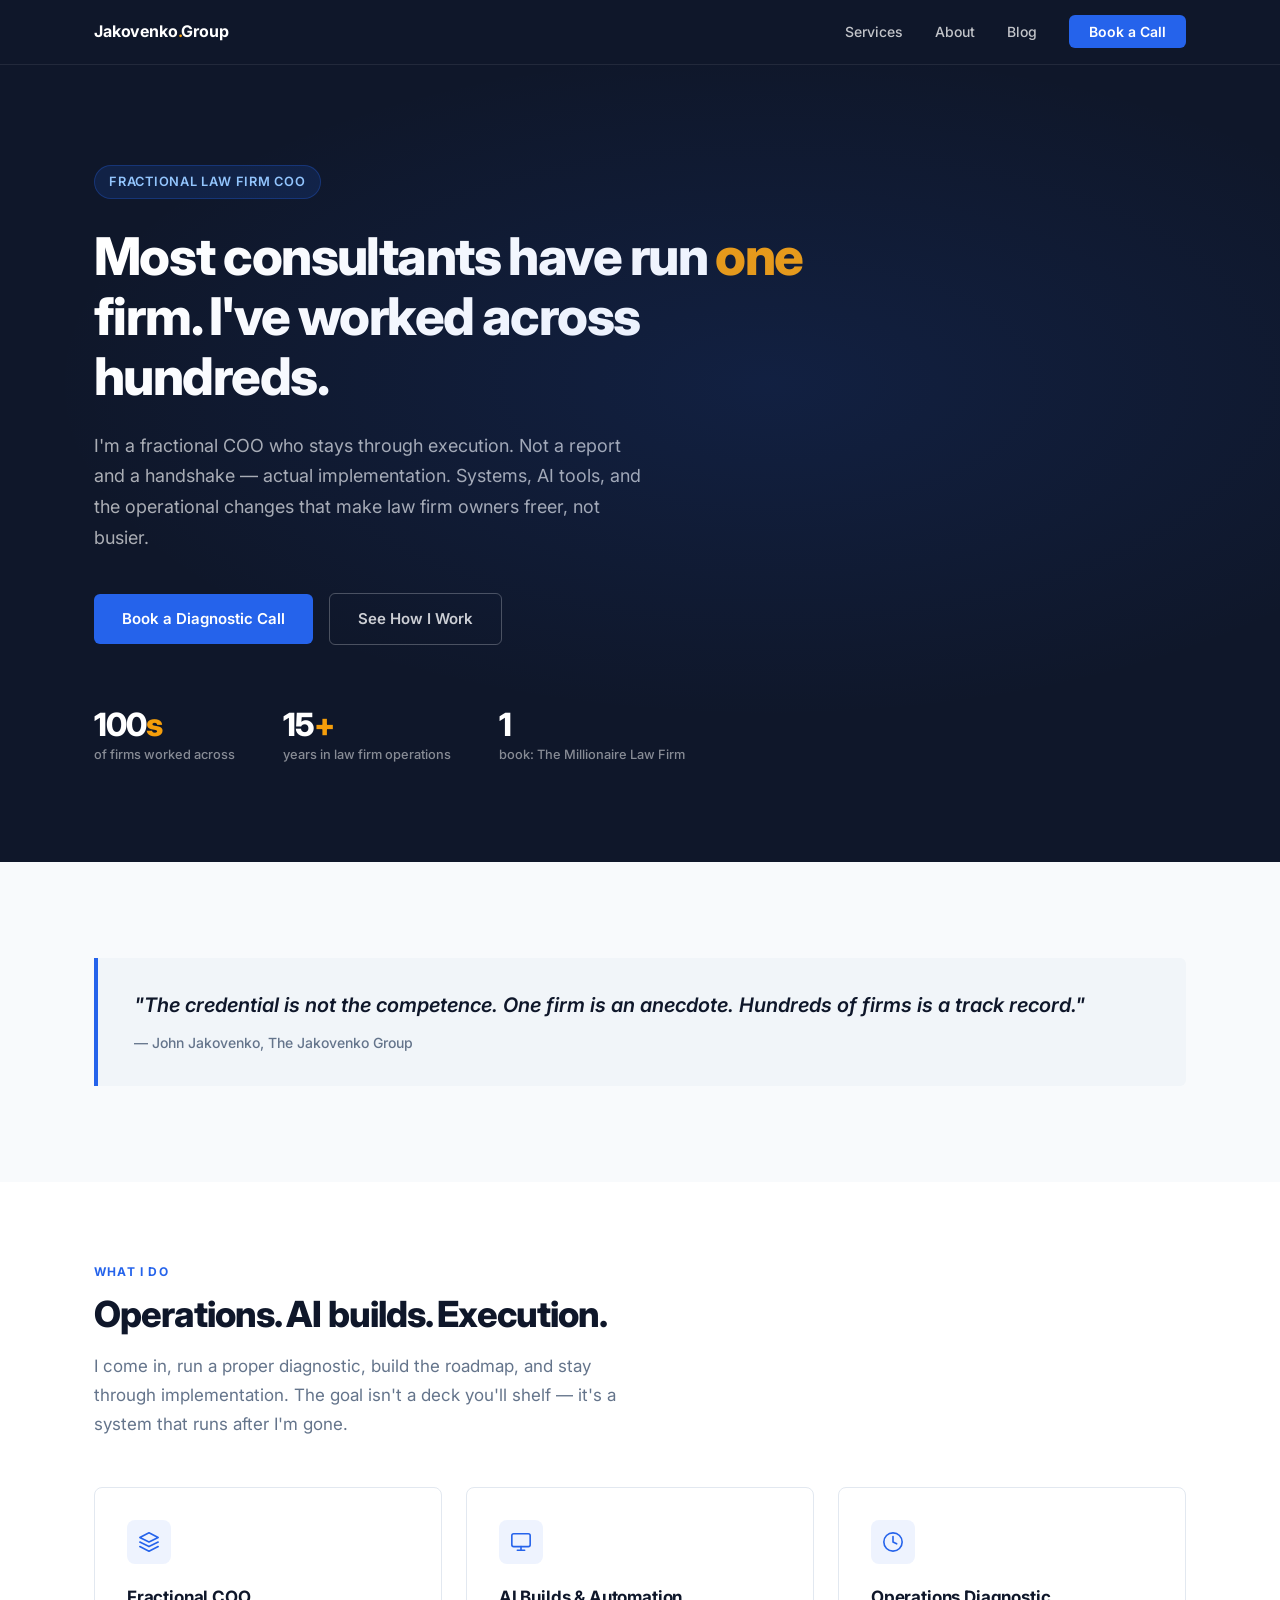
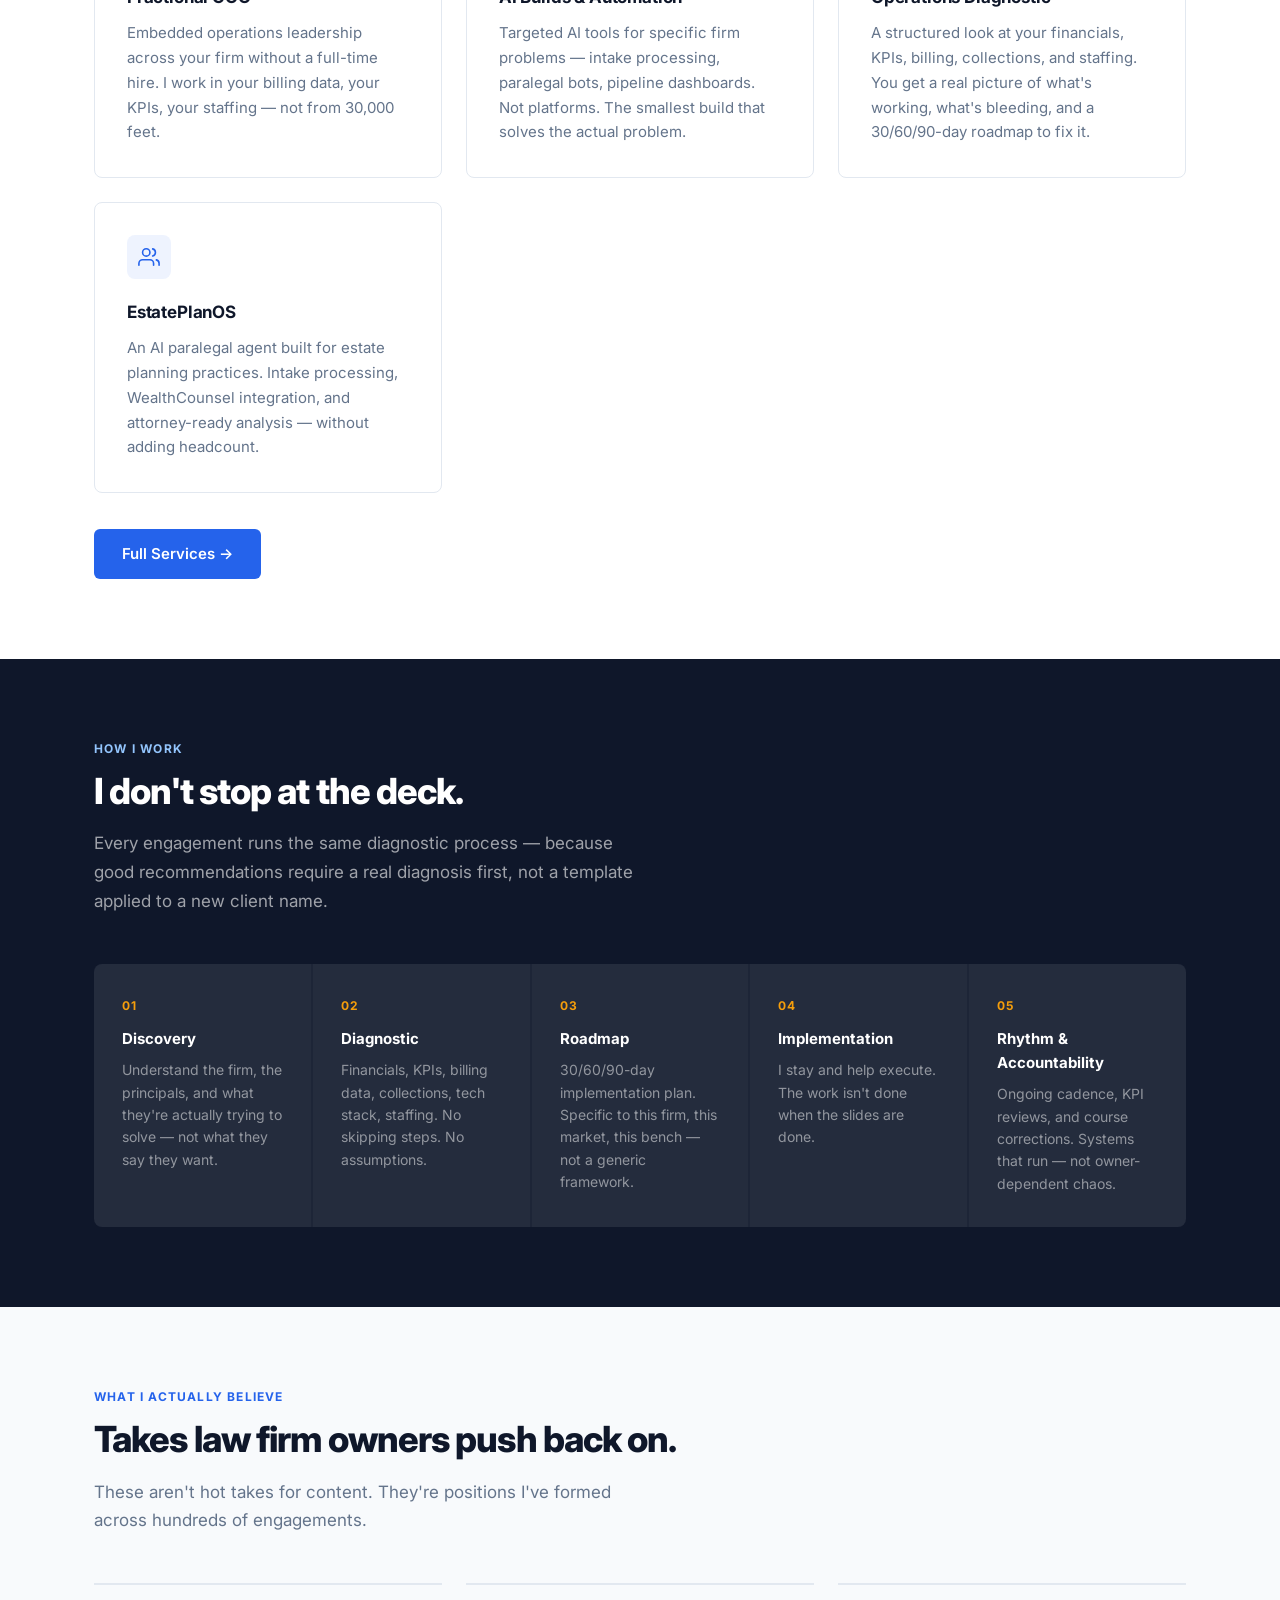
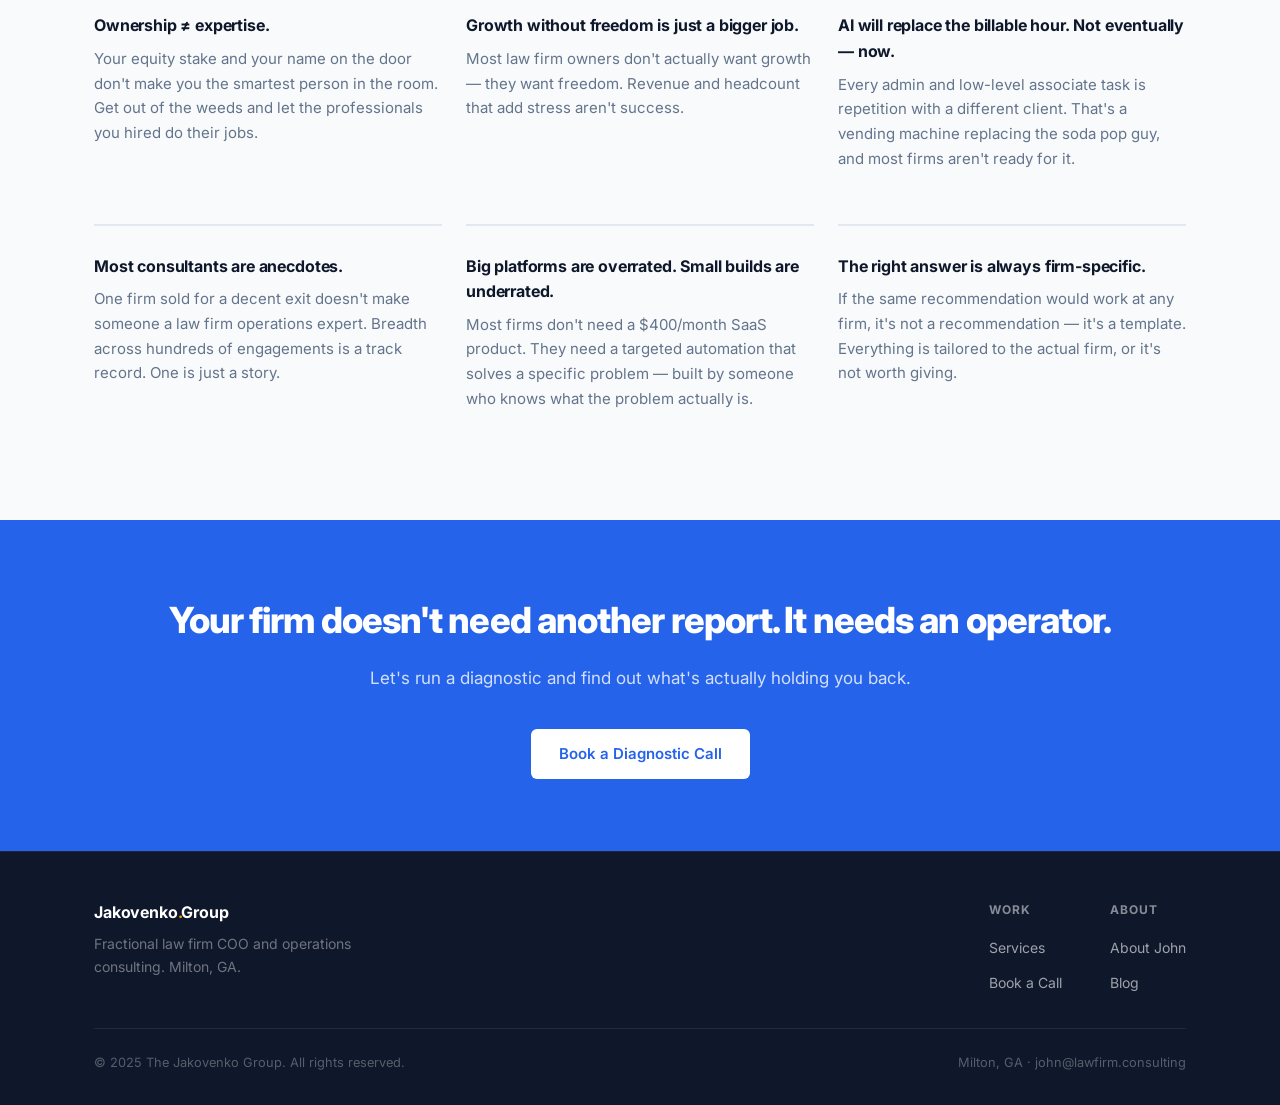
<file: index.html>
<!DOCTYPE html>
<html lang="en">
<head>
  <meta charset="UTF-8">
  <meta name="viewport" content="width=device-width, initial-scale=1.0">
  <title>The Jakovenko Group | Fractional Law Firm COO & Operations Consulting</title>
  <meta name="description" content="John Jakovenko is a fractional law firm COO with experience across hundreds of firms. He doesn't just recommend — he implements. Based in Milton, GA.">
  <link rel="canonical" href="https://lawfirm.consulting/">
  <link rel="preconnect" href="https://fonts.googleapis.com">
  <link rel="preconnect" href="https://fonts.gstatic.com" crossorigin>
  <link href="https://fonts.googleapis.com/css2?family=Inter:wght@400;500;600;700;800&display=swap" rel="stylesheet">
  <link rel="stylesheet" href="style.css">
  <script type="application/ld+json">
  {
    "@context": "https://schema.org",
    "@type": "ProfessionalService",
    "name": "The Jakovenko Group",
    "description": "Fractional law firm COO and operations consulting. Systems-building, AI implementation, and operational transformation for law firms.",
    "founder": { "@type": "Person", "name": "John Jakovenko" },
    "url": "https://lawfirm.consulting",
    "address": { "@type": "PostalAddress", "streetAddress": "12655 Birmingham Highway, Suite 302", "addressLocality": "Milton", "addressRegion": "GA", "postalCode": "30004", "addressCountry": "US" },
    "areaServed": "US",
    "telephone": "+14705671980",
    "image": "https://lawfirm.consulting/images/john-jakovenko.jpg",
    "serviceType": ["Fractional COO", "Law Firm Operations Consulting", "AI Implementation", "Legal Technology Consulting"]
  }
  </script>
</head>
<body>

<!-- NAV -->
<nav>
  <div class="container nav-inner">
    <a href="/" class="nav-logo">Jakovenko<span>.</span>Group</a>
    <ul class="nav-links">
      <li><a href="services.html">Services</a></li>
      <li><a href="about.html">About</a></li>
      <li><a href="blog.html">Blog</a></li>
      <li><a href="contact.html" class="nav-cta">Book a Call</a></li>
    </ul>
  </div>
</nav>

<!-- HERO -->
<section class="hero">
  <div class="container">
    <div class="hero-eyebrow">Fractional Law Firm COO</div>
    <h1>Most consultants have run <em>one</em> firm. I've worked across hundreds.</h1>
    <p class="hero-sub">I'm a fractional COO who stays through execution. Not a report and a handshake — actual implementation. Systems, AI tools, and the operational changes that make law firm owners freer, not busier.</p>
    <div class="hero-actions">
      <a href="contact.html" class="btn btn-primary">Book a Diagnostic Call</a>
      <a href="services.html" class="btn btn-ghost">See How I Work</a>
    </div>
    <div class="hero-proof">
      <div class="proof-item">
        <span class="proof-num">100<span>s</span></span>
        <span class="proof-label">of firms worked across</span>
      </div>
      <div class="proof-item">
        <span class="proof-num">15<span>+</span></span>
        <span class="proof-label">years in law firm operations</span>
      </div>
      <div class="proof-item">
        <span class="proof-num">1</span>
        <span class="proof-label">book: The Millionaire Law Firm</span>
      </div>
    </div>
  </div>
</section>

<!-- PULL QUOTE -->
<section class="section-sm" style="background: #f8fafc;">
  <div class="container">
    <div class="pull-quote">
      <p>"The credential is not the competence. One firm is an anecdote. Hundreds of firms is a track record."</p>
      <cite>— John Jakovenko, The Jakovenko Group</cite>
    </div>
  </div>
</section>

<!-- SERVICES -->
<section class="section">
  <div class="container">
    <p class="section-label">What I Do</p>
    <h2 class="section-title">Operations. AI builds. Execution.</h2>
    <p class="section-sub">I come in, run a proper diagnostic, build the roadmap, and stay through implementation. The goal isn't a deck you'll shelf — it's a system that runs after I'm gone.</p>
    <div class="services-grid">
      <div class="service-card">
        <div class="service-icon">
          <svg viewBox="0 0 24 24" fill="none" stroke-width="1.75" stroke-linecap="round" stroke-linejoin="round">
            <path d="M12 2L2 7l10 5 10-5-10-5zM2 17l10 5 10-5M2 12l10 5 10-5"/>
          </svg>
        </div>
        <h3>Fractional COO</h3>
        <p>Embedded operations leadership across your firm without a full-time hire. I work in your billing data, your KPIs, your staffing — not from 30,000 feet.</p>
      </div>
      <div class="service-card">
        <div class="service-icon">
          <svg viewBox="0 0 24 24" fill="none" stroke-width="1.75" stroke-linecap="round" stroke-linejoin="round">
            <rect x="2" y="3" width="20" height="14" rx="2"/>
            <path d="M8 21h8M12 17v4"/>
          </svg>
        </div>
        <h3>AI Builds & Automation</h3>
        <p>Targeted AI tools for specific firm problems — intake processing, paralegal bots, pipeline dashboards. Not platforms. The smallest build that solves the actual problem.</p>
      </div>
      <div class="service-card">
        <div class="service-icon">
          <svg viewBox="0 0 24 24" fill="none" stroke-width="1.75" stroke-linecap="round" stroke-linejoin="round">
            <circle cx="12" cy="12" r="10"/>
            <path d="M12 6v6l4 2"/>
          </svg>
        </div>
        <h3>Operations Diagnostic</h3>
        <p>A structured look at your financials, KPIs, billing, collections, and staffing. You get a real picture of what's working, what's bleeding, and a 30/60/90-day roadmap to fix it.</p>
      </div>
      <div class="service-card">
        <div class="service-icon">
          <svg viewBox="0 0 24 24" fill="none" stroke-width="1.75" stroke-linecap="round" stroke-linejoin="round">
            <path d="M17 21v-2a4 4 0 0 0-4-4H5a4 4 0 0 0-4 4v2"/>
            <circle cx="9" cy="7" r="4"/>
            <path d="M23 21v-2a4 4 0 0 0-3-3.87M16 3.13a4 4 0 0 1 0 7.75"/>
          </svg>
        </div>
        <h3>EstatePlanOS</h3>
        <p>An AI paralegal agent built for estate planning practices. Intake processing, WealthCounsel integration, and attorney-ready analysis — without adding headcount.</p>
      </div>
    </div>
    <div style="margin-top: 36px;">
      <a href="services.html" class="btn btn-primary">Full Services →</a>
    </div>
  </div>
</section>

<!-- PROCESS -->
<section class="section process-bg">
  <div class="container">
    <p class="section-label">How I Work</p>
    <h2 class="section-title">I don't stop at the deck.</h2>
    <p class="section-sub">Every engagement runs the same diagnostic process — because good recommendations require a real diagnosis first, not a template applied to a new client name.</p>
    <div class="process-steps">
      <div class="process-step">
        <div class="step-num">01</div>
        <h3>Discovery</h3>
        <p>Understand the firm, the principals, and what they're actually trying to solve — not what they say they want.</p>
      </div>
      <div class="process-step">
        <div class="step-num">02</div>
        <h3>Diagnostic</h3>
        <p>Financials, KPIs, billing data, collections, tech stack, staffing. No skipping steps. No assumptions.</p>
      </div>
      <div class="process-step">
        <div class="step-num">03</div>
        <h3>Roadmap</h3>
        <p>30/60/90-day implementation plan. Specific to this firm, this market, this bench — not a generic framework.</p>
      </div>
      <div class="process-step">
        <div class="step-num">04</div>
        <h3>Implementation</h3>
        <p>I stay and help execute. The work isn't done when the slides are done.</p>
      </div>
      <div class="process-step">
        <div class="step-num">05</div>
        <h3>Rhythm &amp; Accountability</h3>
        <p>Ongoing cadence, KPI reviews, and course corrections. Systems that run — not owner-dependent chaos.</p>
      </div>
    </div>
  </div>
</section>

<!-- BELIEFS -->
<section class="section" style="background: #f8fafc;">
  <div class="container">
    <p class="section-label">What I Actually Believe</p>
    <h2 class="section-title">Takes law firm owners push back on.</h2>
    <p class="section-sub">These aren't hot takes for content. They're positions I've formed across hundreds of engagements.</p>
    <div class="beliefs-grid">
      <div class="belief-item">
        <h4>Ownership ≠ expertise.</h4>
        <p>Your equity stake and your name on the door don't make you the smartest person in the room. Get out of the weeds and let the professionals you hired do their jobs.</p>
      </div>
      <div class="belief-item">
        <h4>Growth without freedom is just a bigger job.</h4>
        <p>Most law firm owners don't actually want growth — they want freedom. Revenue and headcount that add stress aren't success.</p>
      </div>
      <div class="belief-item">
        <h4>AI will replace the billable hour. Not eventually — now.</h4>
        <p>Every admin and low-level associate task is repetition with a different client. That's a vending machine replacing the soda pop guy, and most firms aren't ready for it.</p>
      </div>
      <div class="belief-item">
        <h4>Most consultants are anecdotes.</h4>
        <p>One firm sold for a decent exit doesn't make someone a law firm operations expert. Breadth across hundreds of engagements is a track record. One is just a story.</p>
      </div>
      <div class="belief-item">
        <h4>Big platforms are overrated. Small builds are underrated.</h4>
        <p>Most firms don't need a $400/month SaaS product. They need a targeted automation that solves a specific problem — built by someone who knows what the problem actually is.</p>
      </div>
      <div class="belief-item">
        <h4>The right answer is always firm-specific.</h4>
        <p>If the same recommendation would work at any firm, it's not a recommendation — it's a template. Everything is tailored to the actual firm, or it's not worth giving.</p>
      </div>
    </div>
  </div>
</section>

<!-- CTA BAND -->
<section class="cta-band">
  <div class="container">
    <h2>Your firm doesn't need another report. It needs an operator.</h2>
    <p>Let's run a diagnostic and find out what's actually holding you back.</p>
    <a href="contact.html" class="btn btn-white">Book a Diagnostic Call</a>
  </div>
</section>

<!-- FOOTER -->
<footer>
  <div class="container">
    <div class="footer-inner">
      <div class="footer-brand">
        <a href="/" class="nav-logo">Jakovenko<span>.</span>Group</a>
        <p>Fractional law firm COO and operations consulting. Milton, GA.</p>
      </div>
      <div class="footer-links">
        <div class="footer-col">
          <h5>Work</h5>
          <ul>
            <li><a href="services.html">Services</a></li>
            <li><a href="contact.html">Book a Call</a></li>
          </ul>
        </div>
        <div class="footer-col">
          <h5>About</h5>
          <ul>
            <li><a href="about.html">About John</a></li>
            <li><a href="blog.html">Blog</a></li>
          </ul>
        </div>
      </div>
    </div>
    <div class="footer-bottom">
      <p>© 2025 The Jakovenko Group. All rights reserved.</p>
      <p>Milton, GA · <a href="mailto:john@lawfirm.consulting" style="color: rgba(255,255,255,0.3);">john@lawfirm.consulting</a></p>
    </div>
  </div>
</footer>

</body>
</html>
</file>
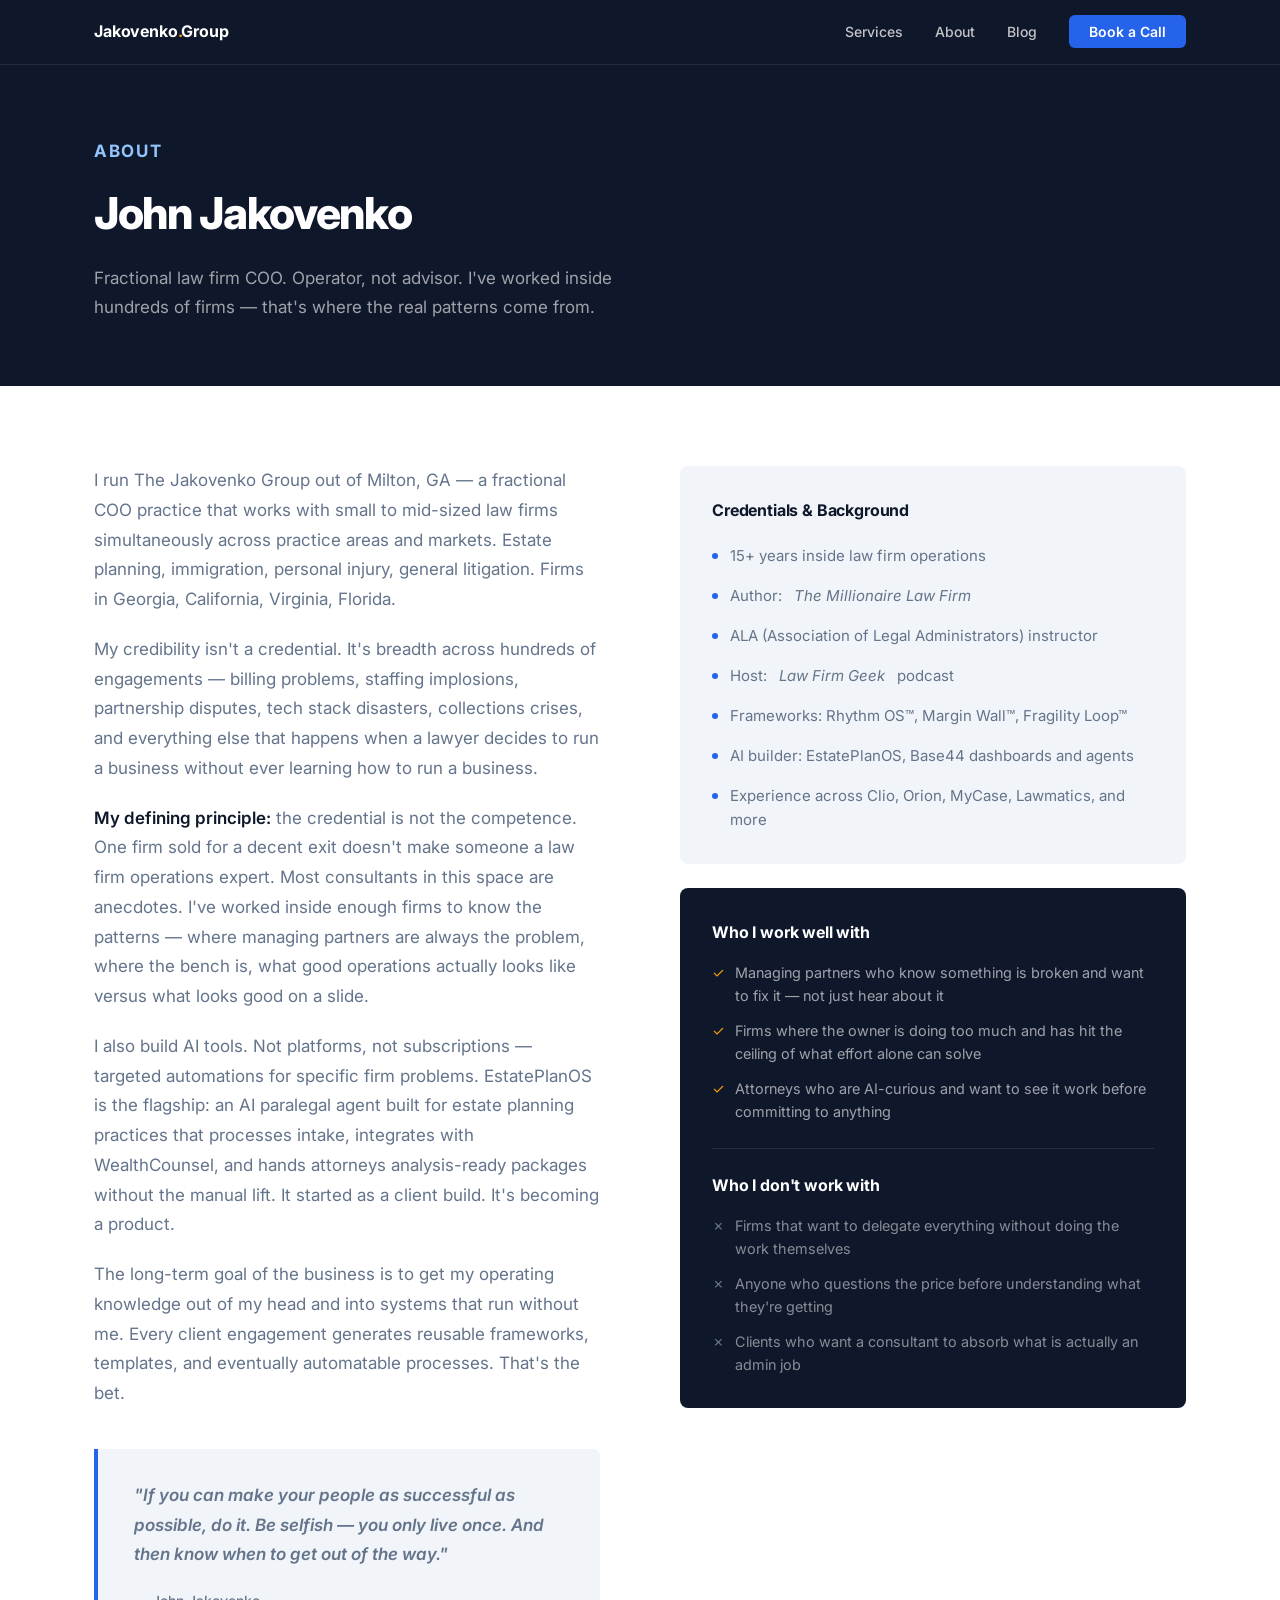
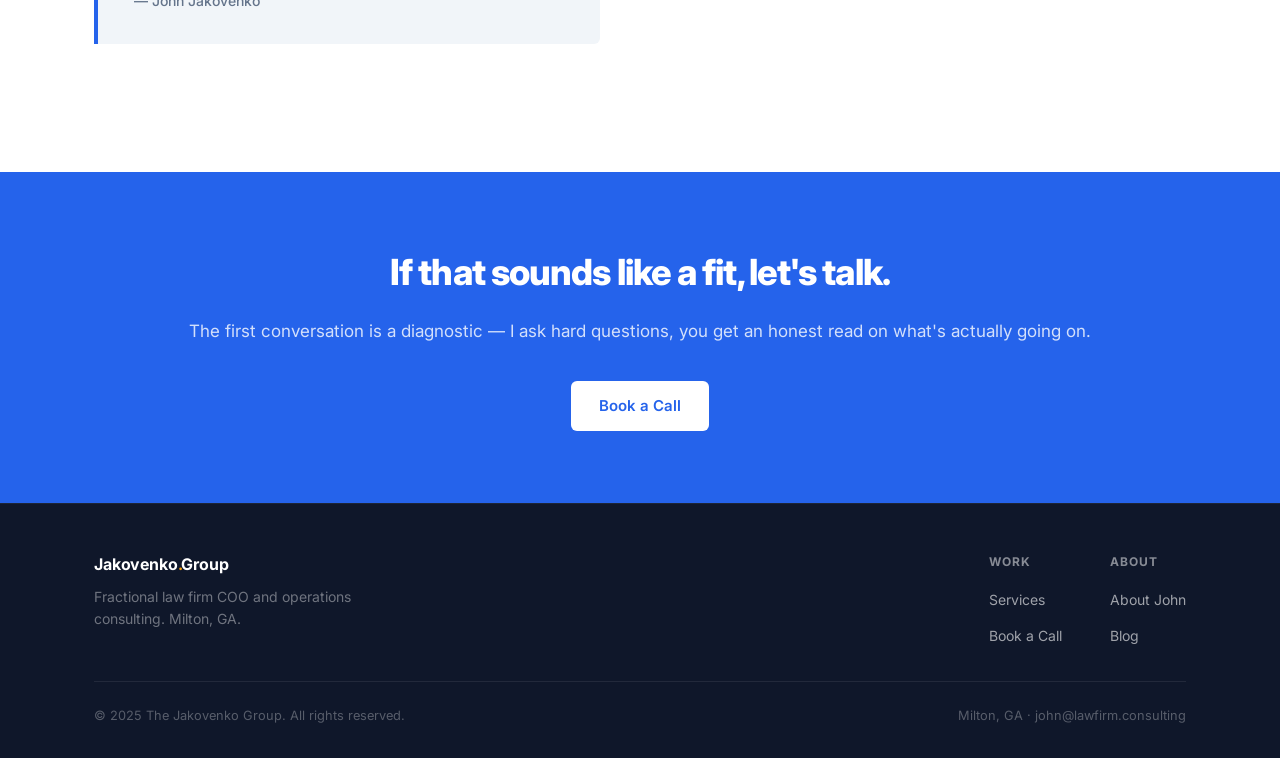
<file: about.html>
<!DOCTYPE html>
<html lang="en">
<head>
  <meta charset="UTF-8">
  <meta name="viewport" content="width=device-width, initial-scale=1.0">
  <title>About John Jakovenko | The Jakovenko Group</title>
  <meta name="description" content="John Jakovenko is a fractional law firm COO with experience across hundreds of firms. Author of The Millionaire Law Firm. Based in Milton, GA.">
  <link rel="canonical" href="https://lawfirm.consulting/about">
  <link rel="preconnect" href="https://fonts.googleapis.com">
  <link rel="preconnect" href="https://fonts.gstatic.com" crossorigin>
  <link href="https://fonts.googleapis.com/css2?family=Inter:wght@400;500;600;700;800&display=swap" rel="stylesheet">
  <link rel="stylesheet" href="style.css">
  <script type="application/ld+json">
  {
    "@context": "https://schema.org",
    "@type": "Person",
    "name": "John Jakovenko",
    "jobTitle": "Fractional Law Firm COO",
    "worksFor": { "@type": "Organization", "name": "The Jakovenko Group" },
    "url": "https://lawfirm.consulting/about",
    "sameAs": ["https://www.linkedin.com/in/johnjakovenko"]
  }
  </script>
</head>
<body>

<nav>
  <div class="container nav-inner">
    <a href="/" class="nav-logo">Jakovenko<span>.</span>Group</a>
    <ul class="nav-links">
      <li><a href="services.html">Services</a></li>
      <li><a href="about.html">About</a></li>
      <li><a href="blog.html">Blog</a></li>
      <li><a href="contact.html" class="nav-cta">Book a Call</a></li>
    </ul>
  </div>
</nav>

<section class="page-hero">
  <div class="container">
    <p class="section-label" style="color: #93c5fd;">About</p>
    <h1>John Jakovenko</h1>
    <p>Fractional law firm COO. Operator, not advisor. I've worked inside hundreds of firms — that's where the real patterns come from.</p>
  </div>
</section>

<section class="section">
  <div class="container">
    <div class="about-grid">
      <div class="about-body">
        <p>I run The Jakovenko Group out of Milton, GA — a fractional COO practice that works with small to mid-sized law firms simultaneously across practice areas and markets. Estate planning, immigration, personal injury, general litigation. Firms in Georgia, California, Virginia, Florida.</p>

        <p>My credibility isn't a credential. It's breadth across hundreds of engagements — billing problems, staffing implosions, partnership disputes, tech stack disasters, collections crises, and everything else that happens when a lawyer decides to run a business without ever learning how to run a business.</p>

        <p><strong>My defining principle:</strong> the credential is not the competence. One firm sold for a decent exit doesn't make someone a law firm operations expert. Most consultants in this space are anecdotes. I've worked inside enough firms to know the patterns — where managing partners are always the problem, where the bench is, what good operations actually looks like versus what looks good on a slide.</p>

        <p>I also build AI tools. Not platforms, not subscriptions — targeted automations for specific firm problems. EstatePlanOS is the flagship: an AI paralegal agent built for estate planning practices that processes intake, integrates with WealthCounsel, and hands attorneys analysis-ready packages without the manual lift. It started as a client build. It's becoming a product.</p>

        <p>The long-term goal of the business is to get my operating knowledge out of my head and into systems that run without me. Every client engagement generates reusable frameworks, templates, and eventually automatable processes. That's the bet.</p>

        <div class="pull-quote" style="margin-top: 40px;">
          <p>"If you can make your people as successful as possible, do it. Be selfish — you only live once. And then know when to get out of the way."</p>
          <cite>— John Jakovenko</cite>
        </div>
      </div>

      <div>
        <div style="background: var(--light); border-radius: 8px; padding: 32px; margin-bottom: 24px;">
          <h3 style="font-size: 1rem; font-weight: 700; color: var(--dark); margin-bottom: 20px; letter-spacing: -0.01em;">Credentials &amp; Background</h3>
          <ul class="cred-list">
            <li>15+ years inside law firm operations</li>
            <li>Author: <em>The Millionaire Law Firm</em></li>
            <li>ALA (Association of Legal Administrators) instructor</li>
            <li>Host: <em>Law Firm Geek</em> podcast</li>
            <li>Frameworks: Rhythm OS™, Margin Wall™, Fragility Loop™</li>
            <li>AI builder: EstatePlanOS, Base44 dashboards and agents</li>
            <li>Experience across Clio, Orion, MyCase, Lawmatics, and more</li>
          </ul>
        </div>

        <div style="background: var(--dark); border-radius: 8px; padding: 32px;">
          <h3 style="font-size: 1rem; font-weight: 700; color: var(--white); margin-bottom: 16px; letter-spacing: -0.01em;">Who I work well with</h3>
          <ul style="list-style: none; display: flex; flex-direction: column; gap: 12px;">
            <li style="font-size: 0.9rem; color: rgba(255,255,255,0.6); display: flex; gap: 10px;"><span style="color: var(--gold); flex-shrink: 0;">✓</span> Managing partners who know something is broken and want to fix it — not just hear about it</li>
            <li style="font-size: 0.9rem; color: rgba(255,255,255,0.6); display: flex; gap: 10px;"><span style="color: var(--gold); flex-shrink: 0;">✓</span> Firms where the owner is doing too much and has hit the ceiling of what effort alone can solve</li>
            <li style="font-size: 0.9rem; color: rgba(255,255,255,0.6); display: flex; gap: 10px;"><span style="color: var(--gold); flex-shrink: 0;">✓</span> Attorneys who are AI-curious and want to see it work before committing to anything</li>
          </ul>
          <div style="margin-top: 24px; padding-top: 24px; border-top: 1px solid rgba(255,255,255,0.1);">
            <h3 style="font-size: 1rem; font-weight: 700; color: var(--white); margin-bottom: 16px; letter-spacing: -0.01em;">Who I don't work with</h3>
            <ul style="list-style: none; display: flex; flex-direction: column; gap: 12px;">
              <li style="font-size: 0.9rem; color: rgba(255,255,255,0.5); display: flex; gap: 10px;"><span style="color: var(--mid); flex-shrink: 0;">✗</span> Firms that want to delegate everything without doing the work themselves</li>
              <li style="font-size: 0.9rem; color: rgba(255,255,255,0.5); display: flex; gap: 10px;"><span style="color: var(--mid); flex-shrink: 0;">✗</span> Anyone who questions the price before understanding what they're getting</li>
              <li style="font-size: 0.9rem; color: rgba(255,255,255,0.5); display: flex; gap: 10px;"><span style="color: var(--mid); flex-shrink: 0;">✗</span> Clients who want a consultant to absorb what is actually an admin job</li>
            </ul>
          </div>
        </div>
      </div>
    </div>
  </div>
</section>

<section class="cta-band">
  <div class="container">
    <h2>If that sounds like a fit, let's talk.</h2>
    <p>The first conversation is a diagnostic — I ask hard questions, you get an honest read on what's actually going on.</p>
    <a href="contact.html" class="btn btn-white">Book a Call</a>
  </div>
</section>

<footer>
  <div class="container">
    <div class="footer-inner">
      <div class="footer-brand">
        <a href="/" class="nav-logo">Jakovenko<span>.</span>Group</a>
        <p>Fractional law firm COO and operations consulting. Milton, GA.</p>
      </div>
      <div class="footer-links">
        <div class="footer-col">
          <h5>Work</h5>
          <ul>
            <li><a href="services.html">Services</a></li>
            <li><a href="contact.html">Book a Call</a></li>
          </ul>
        </div>
        <div class="footer-col">
          <h5>About</h5>
          <ul>
            <li><a href="about.html">About John</a></li>
            <li><a href="blog.html">Blog</a></li>
          </ul>
        </div>
      </div>
    </div>
    <div class="footer-bottom">
      <p>© 2025 The Jakovenko Group. All rights reserved.</p>
      <p>Milton, GA · <a href="mailto:john@lawfirm.consulting" style="color: rgba(255,255,255,0.3);">john@lawfirm.consulting</a></p>
    </div>
  </div>
</footer>

</body>
</html>
</file>
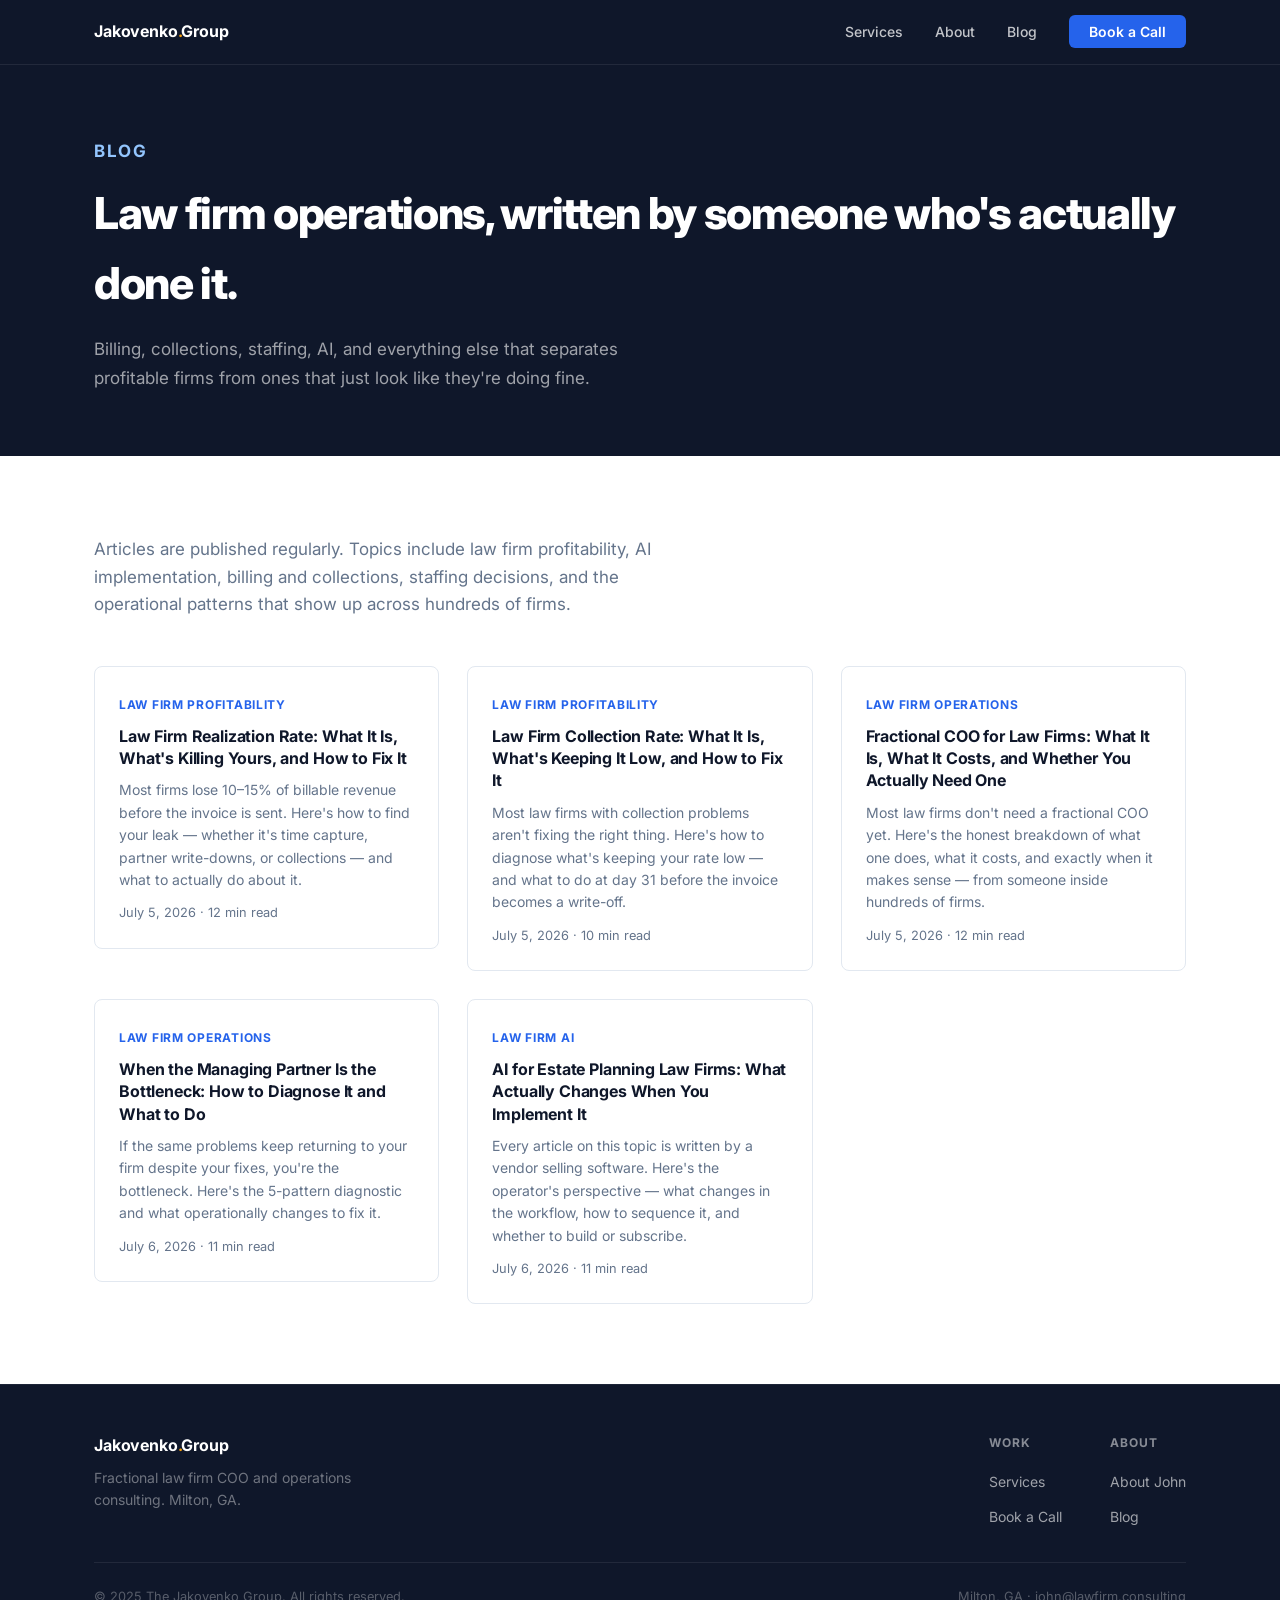
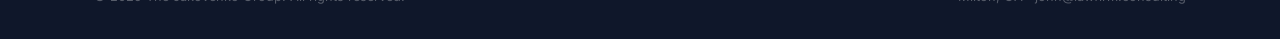
<file: blog.html>
<!DOCTYPE html>
<html lang="en">
<head>
  <meta charset="UTF-8">
  <meta name="viewport" content="width=device-width, initial-scale=1.0">
  <title>Blog | The Jakovenko Group</title>
  <meta name="description" content="Law firm operations, AI in legal, billing and collections, and what actually makes firms profitable. Written by someone who's been inside hundreds of them.">
  <link rel="canonical" href="https://lawfirm.consulting/blog">
  <link rel="preconnect" href="https://fonts.googleapis.com">
  <link rel="preconnect" href="https://fonts.gstatic.com" crossorigin>
  <link href="https://fonts.googleapis.com/css2?family=Inter:wght@400;500;600;700;800&display=swap" rel="stylesheet">
  <link rel="stylesheet" href="style.css">
</head>
<body>

<nav>
  <div class="container nav-inner">
    <a href="/" class="nav-logo">Jakovenko<span>.</span>Group</a>
    <ul class="nav-links">
      <li><a href="services.html">Services</a></li>
      <li><a href="about.html">About</a></li>
      <li><a href="blog.html">Blog</a></li>
      <li><a href="contact.html" class="nav-cta">Book a Call</a></li>
    </ul>
  </div>
</nav>

<section class="page-hero">
  <div class="container">
    <p class="section-label" style="color: #93c5fd;">Blog</p>
    <h1>Law firm operations, written by someone who's actually done it.</h1>
    <p>Billing, collections, staffing, AI, and everything else that separates profitable firms from ones that just look like they're doing fine.</p>
  </div>
</section>

<section class="section">
  <div class="container">
    <p style="color: var(--muted); font-size: 1.0625rem; max-width: 600px;">Articles are published regularly. Topics include law firm profitability, AI implementation, billing and collections, staffing decisions, and the operational patterns that show up across hundreds of firms.</p>

    <div class="blog-grid" style="margin-top: 48px;">

      <a href="blog/law-firm-realization-rate.html" style="text-decoration: none; color: inherit;">
        <div class="blog-card">
          <div class="blog-card-body">
            <span class="blog-tag">Law Firm Profitability</span>
            <h3>Law Firm Realization Rate: What It Is, What's Killing Yours, and How to Fix It</h3>
            <p>Most firms lose 10–15% of billable revenue before the invoice is sent. Here's how to find your leak — whether it's time capture, partner write-downs, or collections — and what to actually do about it.</p>
            <p style="font-size: 0.8rem; color: var(--muted); margin-top: 12px;">July 5, 2026 · 12 min read</p>
          </div>
        </div>
      </a>

      <a href="blog/law-firm-collection-rate.html" style="text-decoration: none; color: inherit;">
        <div class="blog-card">
          <div class="blog-card-body">
            <span class="blog-tag">Law Firm Profitability</span>
            <h3>Law Firm Collection Rate: What It Is, What's Keeping It Low, and How to Fix It</h3>
            <p>Most law firms with collection problems aren't fixing the right thing. Here's how to diagnose what's keeping your rate low — and what to do at day 31 before the invoice becomes a write-off.</p>
            <p style="font-size: 0.8rem; color: var(--muted); margin-top: 12px;">July 5, 2026 · 10 min read</p>
          </div>
        </div>
      </a>

      <a href="blog/fractional-coo-law-firm.html" style="text-decoration: none; color: inherit;">
        <div class="blog-card">
          <div class="blog-card-body">
            <span class="blog-tag">Law Firm Operations</span>
            <h3>Fractional COO for Law Firms: What It Is, What It Costs, and Whether You Actually Need One</h3>
            <p>Most law firms don't need a fractional COO yet. Here's the honest breakdown of what one does, what it costs, and exactly when it makes sense — from someone inside hundreds of firms.</p>
            <p style="font-size: 0.8rem; color: var(--muted); margin-top: 12px;">July 5, 2026 · 12 min read</p>
          </div>
        </div>
      </a>

      <a href="blog/managing-partner-bottleneck.html" style="text-decoration: none; color: inherit;">
        <div class="blog-card">
          <div class="blog-card-body">
            <span class="blog-tag">Law Firm Operations</span>
            <h3>When the Managing Partner Is the Bottleneck: How to Diagnose It and What to Do</h3>
            <p>If the same problems keep returning to your firm despite your fixes, you're the bottleneck. Here's the 5-pattern diagnostic and what operationally changes to fix it.</p>
            <p style="font-size: 0.8rem; color: var(--muted); margin-top: 12px;">July 6, 2026 · 11 min read</p>
          </div>
        </div>
      </a>

      <a href="blog/ai-estate-planning-law-firm.html" style="text-decoration: none; color: inherit;">
        <div class="blog-card">
          <div class="blog-card-body">
            <span class="blog-tag">Law Firm AI</span>
            <h3>AI for Estate Planning Law Firms: What Actually Changes When You Implement It</h3>
            <p>Every article on this topic is written by a vendor selling software. Here's the operator's perspective — what changes in the workflow, how to sequence it, and whether to build or subscribe.</p>
            <p style="font-size: 0.8rem; color: var(--muted); margin-top: 12px;">July 6, 2026 · 11 min read</p>
          </div>
        </div>
      </a>

    </div>
  </div>
</section>

<footer>
  <div class="container">
    <div class="footer-inner">
      <div class="footer-brand">
        <a href="/" class="nav-logo">Jakovenko<span>.</span>Group</a>
        <p>Fractional law firm COO and operations consulting. Milton, GA.</p>
      </div>
      <div class="footer-links">
        <div class="footer-col">
          <h5>Work</h5>
          <ul>
            <li><a href="services.html">Services</a></li>
            <li><a href="contact.html">Book a Call</a></li>
          </ul>
        </div>
        <div class="footer-col">
          <h5>About</h5>
          <ul>
            <li><a href="about.html">About John</a></li>
            <li><a href="blog.html">Blog</a></li>
          </ul>
        </div>
      </div>
    </div>
    <div class="footer-bottom">
      <p>© 2025 The Jakovenko Group. All rights reserved.</p>
      <p>Milton, GA · <a href="mailto:john@lawfirm.consulting" style="color: rgba(255,255,255,0.3);">john@lawfirm.consulting</a></p>
    </div>
  </div>
</footer>

</body>
</html>
</file>
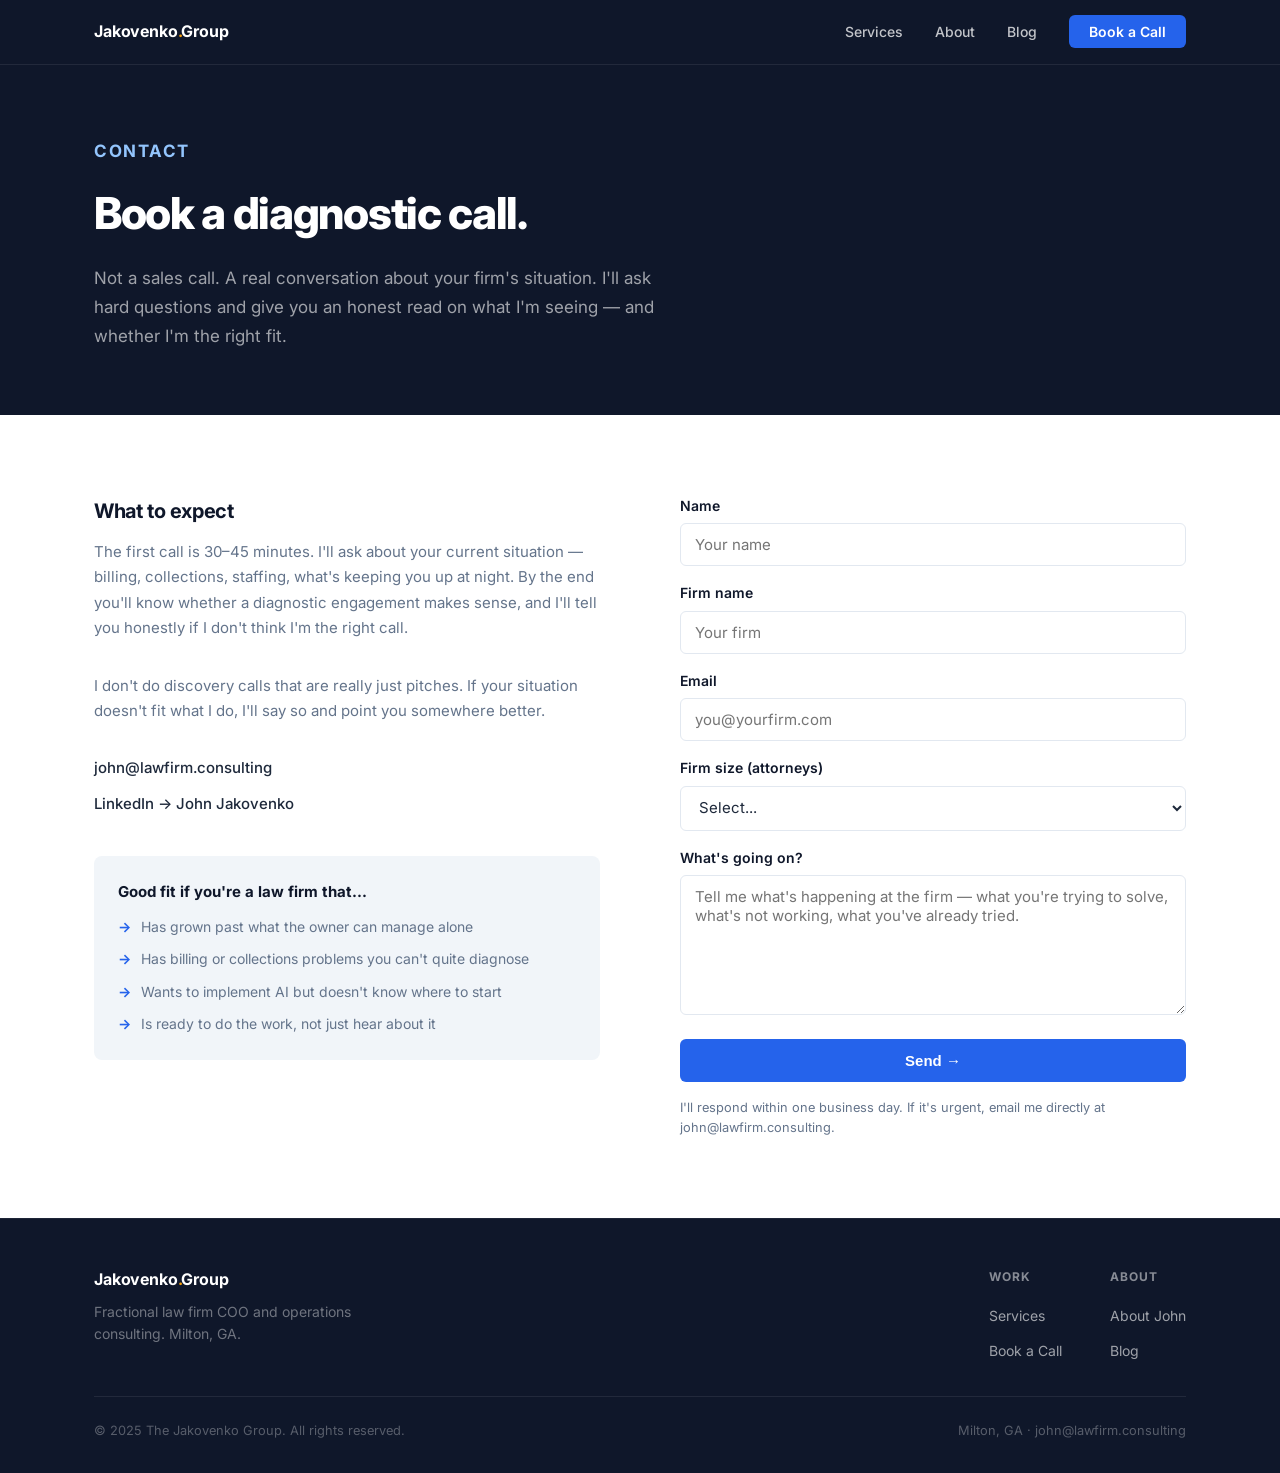
<file: contact.html>
<!DOCTYPE html>
<html lang="en">
<head>
  <meta charset="UTF-8">
  <meta name="viewport" content="width=device-width, initial-scale=1.0">
  <title>Book a Call | The Jakovenko Group</title>
  <meta name="description" content="Book a diagnostic call with John Jakovenko. We'll talk through your firm's situation and see if there's a fit.">
  <link rel="canonical" href="https://lawfirm.consulting/contact">
  <link rel="preconnect" href="https://fonts.googleapis.com">
  <link rel="preconnect" href="https://fonts.gstatic.com" crossorigin>
  <link href="https://fonts.googleapis.com/css2?family=Inter:wght@400;500;600;700;800&display=swap" rel="stylesheet">
  <link rel="stylesheet" href="style.css">
</head>
<body>

<nav>
  <div class="container nav-inner">
    <a href="/" class="nav-logo">Jakovenko<span>.</span>Group</a>
    <ul class="nav-links">
      <li><a href="services.html">Services</a></li>
      <li><a href="about.html">About</a></li>
      <li><a href="blog.html">Blog</a></li>
      <li><a href="contact.html" class="nav-cta">Book a Call</a></li>
    </ul>
  </div>
</nav>

<section class="page-hero">
  <div class="container">
    <p class="section-label" style="color: #93c5fd;">Contact</p>
    <h1>Book a diagnostic call.</h1>
    <p>Not a sales call. A real conversation about your firm's situation. I'll ask hard questions and give you an honest read on what I'm seeing — and whether I'm the right fit.</p>
  </div>
</section>

<section class="section">
  <div class="container">
    <div class="contact-grid">
      <div class="contact-info">
        <h3>What to expect</h3>
        <p>The first call is 30–45 minutes. I'll ask about your current situation — billing, collections, staffing, what's keeping you up at night. By the end you'll know whether a diagnostic engagement makes sense, and I'll tell you honestly if I don't think I'm the right call.</p>

        <p>I don't do discovery calls that are really just pitches. If your situation doesn't fit what I do, I'll say so and point you somewhere better.</p>

        <div class="contact-detail">
          <a href="mailto:john@lawfirm.consulting">john@lawfirm.consulting</a>
          <a href="https://linkedin.com/in/johnjakovenko" target="_blank" rel="noopener">LinkedIn → John Jakovenko</a>
        </div>

        <div style="margin-top: 40px; padding: 24px; background: var(--light); border-radius: 8px;">
          <h4 style="font-size: 0.9375rem; font-weight: 700; color: var(--dark); margin-bottom: 12px;">Good fit if you're a law firm that...</h4>
          <ul style="list-style: none; display: flex; flex-direction: column; gap: 10px;">
            <li style="font-size: 0.875rem; color: var(--muted); display: flex; gap: 10px;"><span style="color: var(--accent); font-weight: 700; flex-shrink: 0;">→</span> Has grown past what the owner can manage alone</li>
            <li style="font-size: 0.875rem; color: var(--muted); display: flex; gap: 10px;"><span style="color: var(--accent); font-weight: 700; flex-shrink: 0;">→</span> Has billing or collections problems you can't quite diagnose</li>
            <li style="font-size: 0.875rem; color: var(--muted); display: flex; gap: 10px;"><span style="color: var(--accent); font-weight: 700; flex-shrink: 0;">→</span> Wants to implement AI but doesn't know where to start</li>
            <li style="font-size: 0.875rem; color: var(--muted); display: flex; gap: 10px;"><span style="color: var(--accent); font-weight: 700; flex-shrink: 0;">→</span> Is ready to do the work, not just hear about it</li>
          </ul>
        </div>
      </div>

      <div>
        <form action="https://formsubmit.co/john@jakovenko.com" method="POST">
          <input type="hidden" name="_subject" value="New inquiry from lawfirm.consulting">
          <input type="hidden" name="_next" value="https://lawfirm.consulting/contact?sent=true">
          <input type="hidden" name="_captcha" value="false">

          <div>
            <label for="name">Name</label>
            <input type="text" id="name" name="name" placeholder="Your name" required>
          </div>
          <div>
            <label for="firm">Firm name</label>
            <input type="text" id="firm" name="firm" placeholder="Your firm">
          </div>
          <div>
            <label for="email">Email</label>
            <input type="email" id="email" name="email" placeholder="you@yourfirm.com" required>
          </div>
          <div>
            <label for="size">Firm size (attorneys)</label>
            <select id="size" name="size">
              <option value="">Select...</option>
              <option>Solo</option>
              <option>2–5</option>
              <option>6–15</option>
              <option>16–30</option>
              <option>30+</option>
            </select>
          </div>
          <div>
            <label for="message">What's going on?</label>
            <textarea id="message" name="message" placeholder="Tell me what's happening at the firm — what you're trying to solve, what's not working, what you've already tried."></textarea>
          </div>
          <button type="submit" class="btn btn-primary" style="width: 100%; justify-content: center;">Send →</button>
          <p class="form-note">I'll respond within one business day. If it's urgent, email me directly at john@lawfirm.consulting.</p>
        </form>
      </div>
    </div>
  </div>
</section>

<footer>
  <div class="container">
    <div class="footer-inner">
      <div class="footer-brand">
        <a href="/" class="nav-logo">Jakovenko<span>.</span>Group</a>
        <p>Fractional law firm COO and operations consulting. Milton, GA.</p>
      </div>
      <div class="footer-links">
        <div class="footer-col">
          <h5>Work</h5>
          <ul>
            <li><a href="services.html">Services</a></li>
            <li><a href="contact.html">Book a Call</a></li>
          </ul>
        </div>
        <div class="footer-col">
          <h5>About</h5>
          <ul>
            <li><a href="about.html">About John</a></li>
            <li><a href="blog.html">Blog</a></li>
          </ul>
        </div>
      </div>
    </div>
    <div class="footer-bottom">
      <p>© 2025 The Jakovenko Group. All rights reserved.</p>
      <p>Milton, GA · <a href="mailto:john@lawfirm.consulting" style="color: rgba(255,255,255,0.3);">john@lawfirm.consulting</a></p>
    </div>
  </div>
</footer>

</body>
</html>
</file>
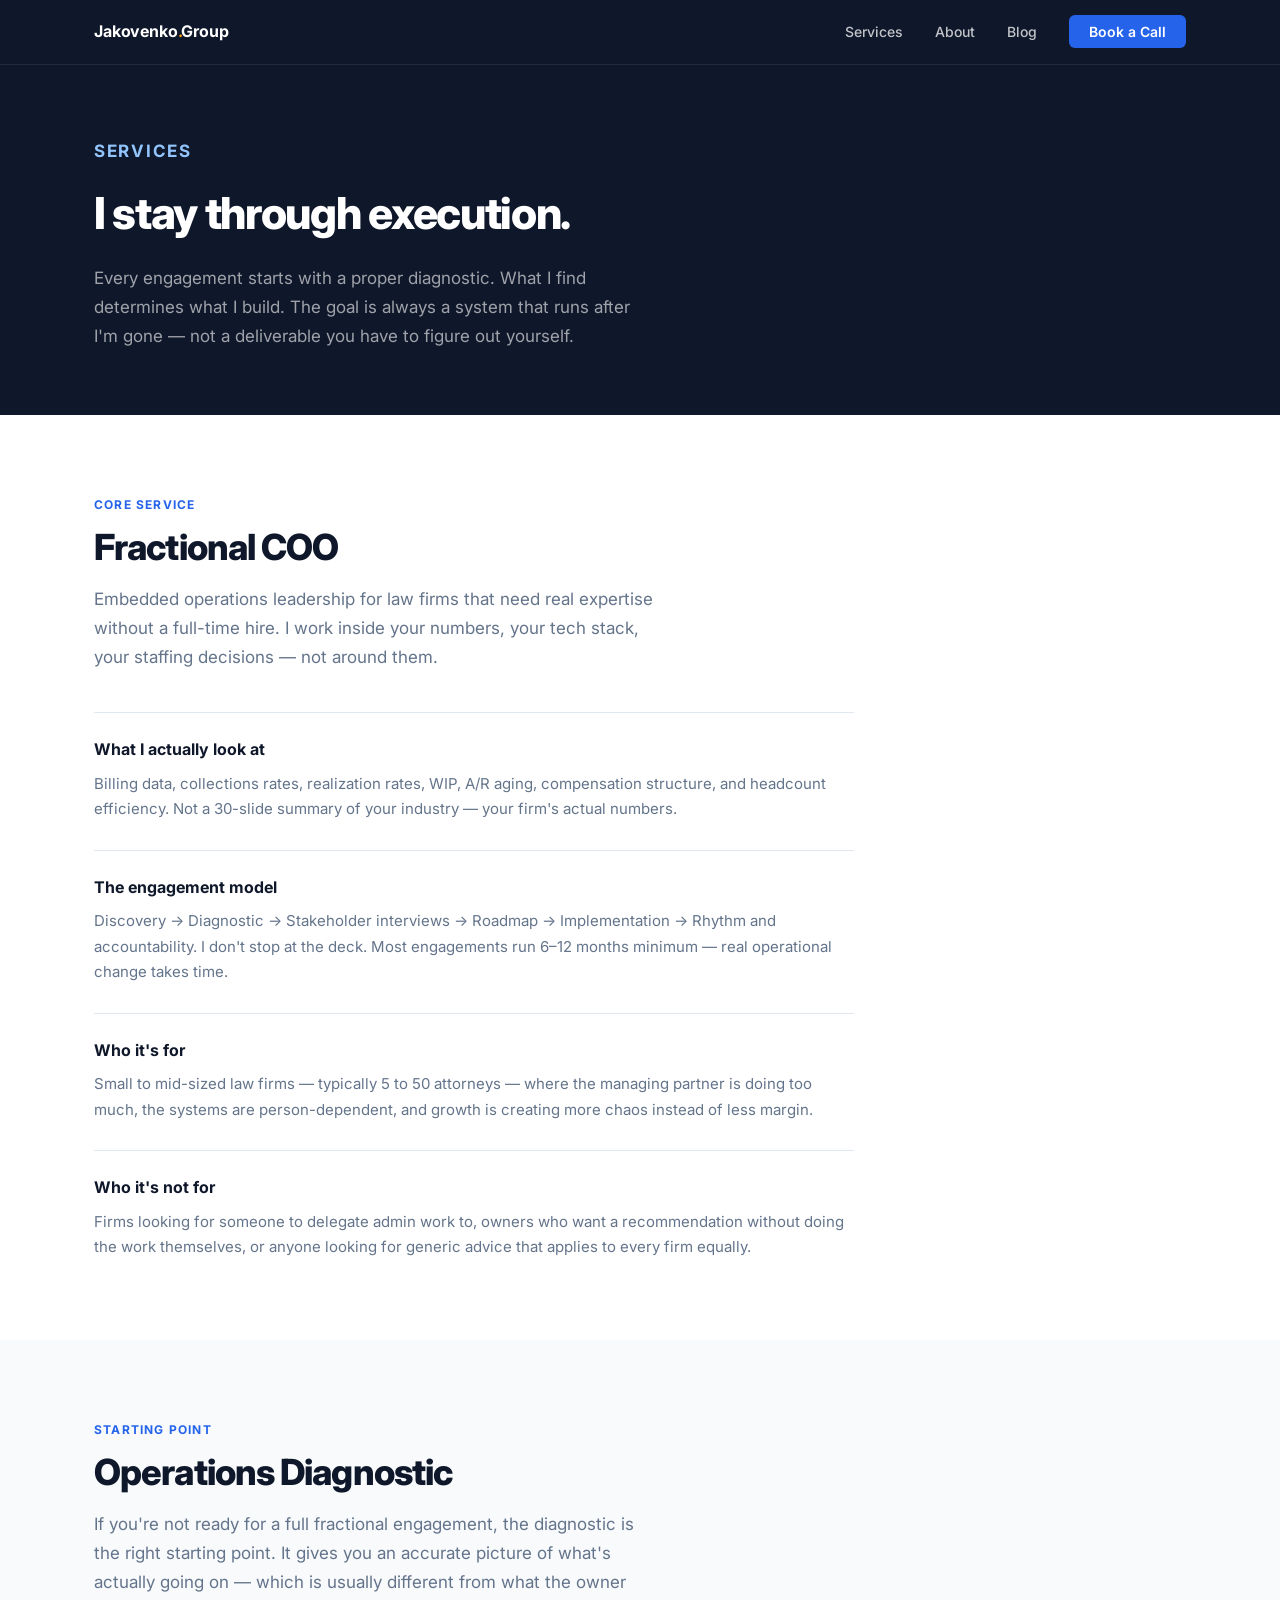
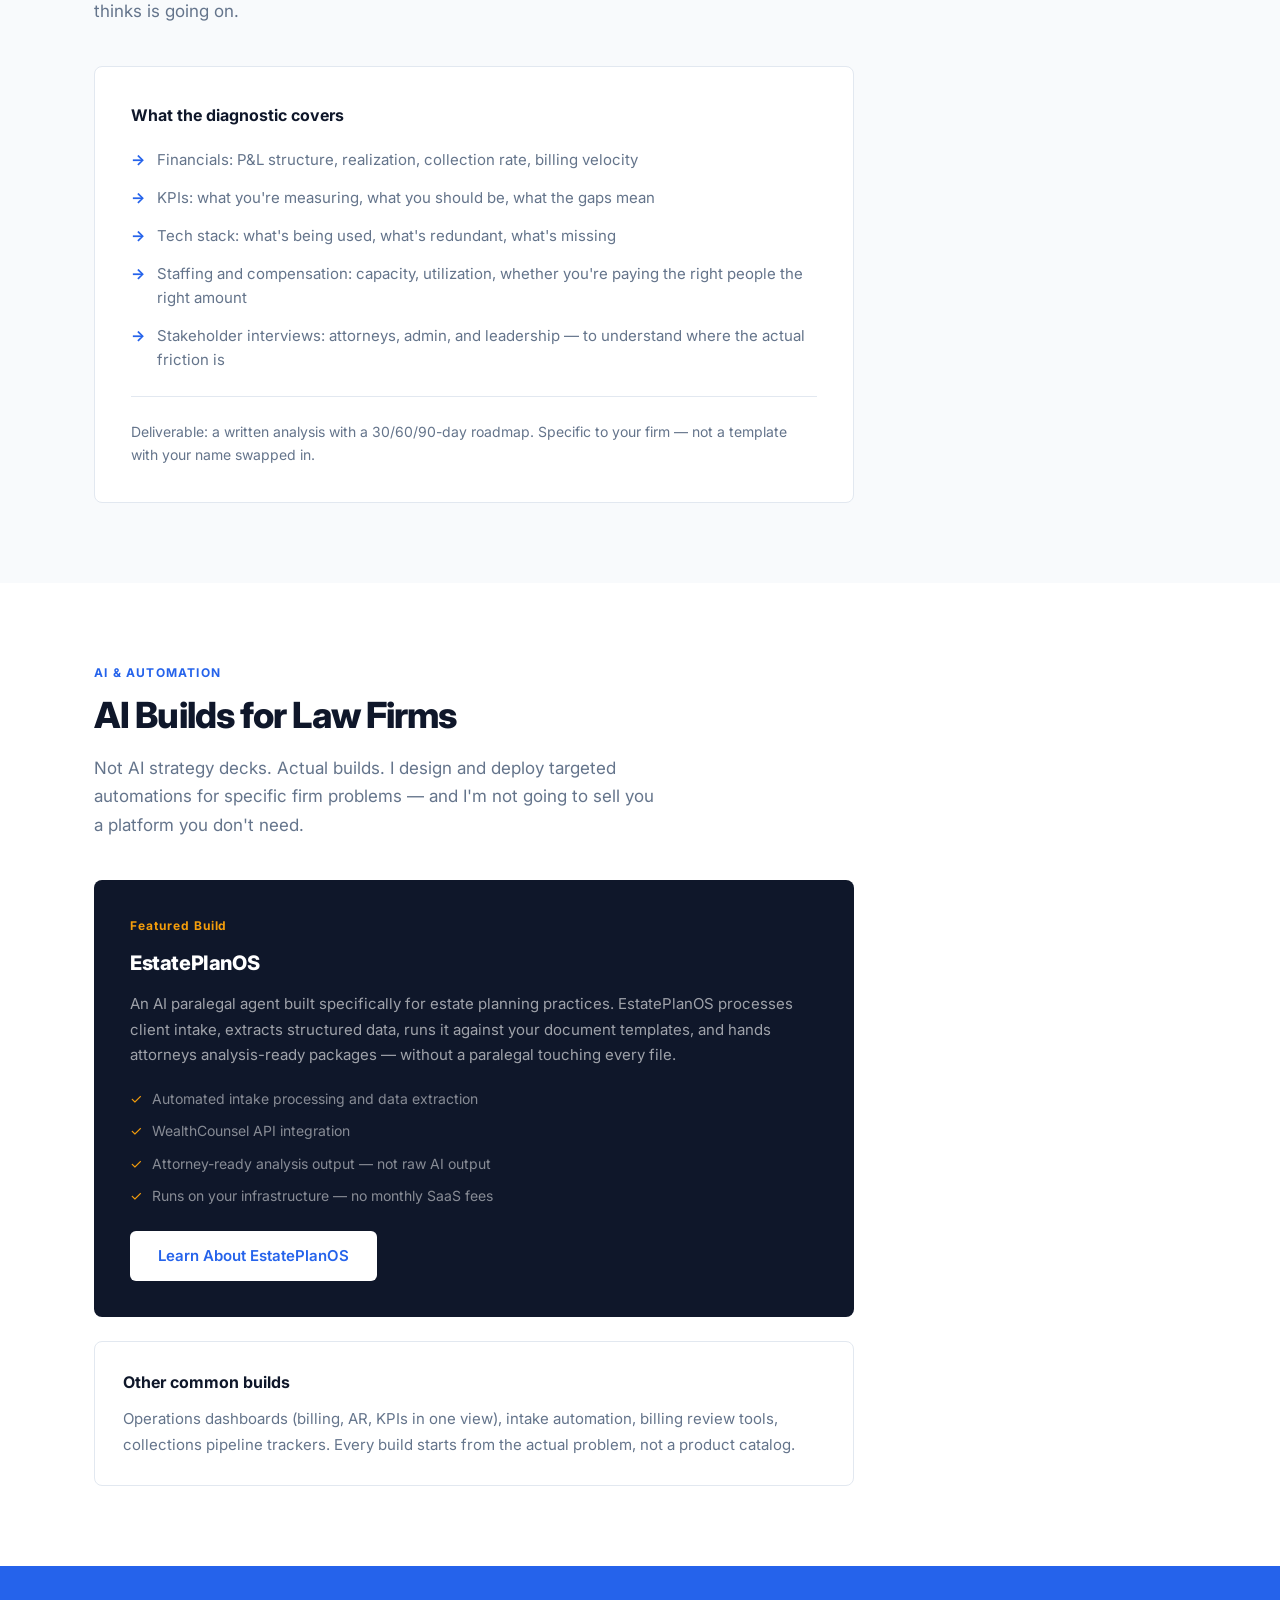
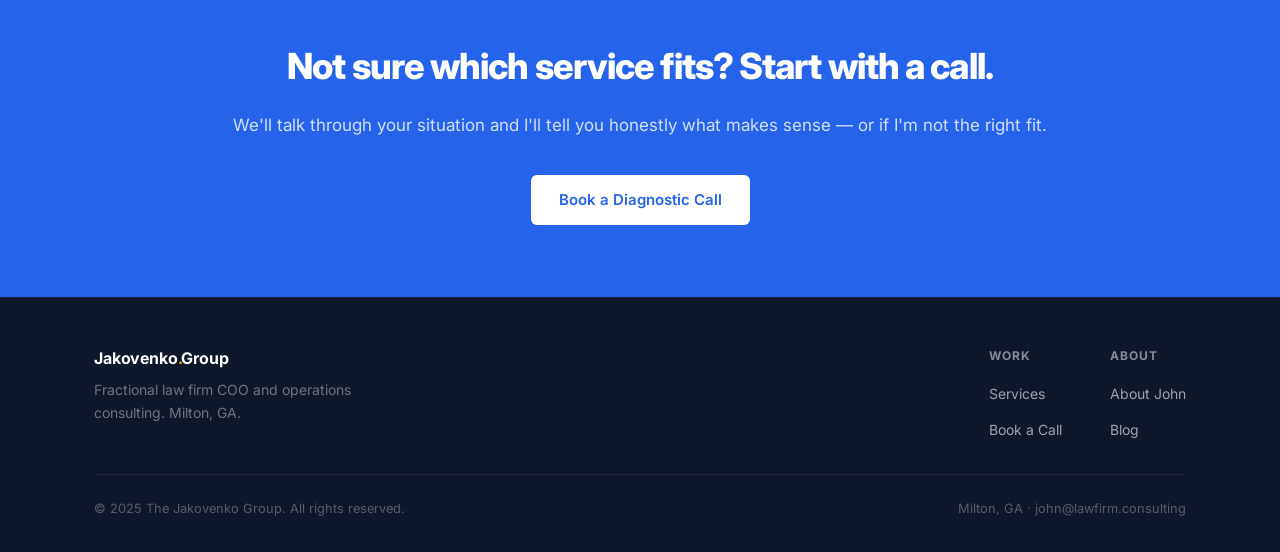
<file: services.html>
<!DOCTYPE html>
<html lang="en">
<head>
  <meta charset="UTF-8">
  <meta name="viewport" content="width=device-width, initial-scale=1.0">
  <title>Services | The Jakovenko Group</title>
  <meta name="description" content="Fractional COO, operations diagnostics, AI builds, and EstatePlanOS for law firms. Real implementation — not just recommendations.">
  <link rel="canonical" href="https://lawfirm.consulting/services">
  <link rel="preconnect" href="https://fonts.googleapis.com">
  <link rel="preconnect" href="https://fonts.gstatic.com" crossorigin>
  <link href="https://fonts.googleapis.com/css2?family=Inter:wght@400;500;600;700;800&display=swap" rel="stylesheet">
  <link rel="stylesheet" href="style.css">
</head>
<body>

<nav>
  <div class="container nav-inner">
    <a href="/" class="nav-logo">Jakovenko<span>.</span>Group</a>
    <ul class="nav-links">
      <li><a href="services.html">Services</a></li>
      <li><a href="about.html">About</a></li>
      <li><a href="blog.html">Blog</a></li>
      <li><a href="contact.html" class="nav-cta">Book a Call</a></li>
    </ul>
  </div>
</nav>

<section class="page-hero">
  <div class="container">
    <p class="section-label" style="color: #93c5fd;">Services</p>
    <h1>I stay through execution.</h1>
    <p>Every engagement starts with a proper diagnostic. What I find determines what I build. The goal is always a system that runs after I'm gone — not a deliverable you have to figure out yourself.</p>
  </div>
</section>

<!-- FRACTIONAL COO -->
<section class="section">
  <div class="container">
    <div style="max-width: 760px;">
      <p class="section-label">Core Service</p>
      <h2 class="section-title">Fractional COO</h2>
      <p class="section-sub">Embedded operations leadership for law firms that need real expertise without a full-time hire. I work inside your numbers, your tech stack, your staffing decisions — not around them.</p>

      <div style="margin-top: 40px; display: flex; flex-direction: column; gap: 28px;">
        <div style="border-top: 1px solid var(--border); padding-top: 24px;">
          <h4 style="font-size: 1rem; font-weight: 700; color: var(--dark); margin-bottom: 8px;">What I actually look at</h4>
          <p style="font-size: 0.9375rem; color: var(--muted); line-height: 1.7;">Billing data, collections rates, realization rates, WIP, A/R aging, compensation structure, and headcount efficiency. Not a 30-slide summary of your industry — your firm's actual numbers.</p>
        </div>
        <div style="border-top: 1px solid var(--border); padding-top: 24px;">
          <h4 style="font-size: 1rem; font-weight: 700; color: var(--dark); margin-bottom: 8px;">The engagement model</h4>
          <p style="font-size: 0.9375rem; color: var(--muted); line-height: 1.7;">Discovery → Diagnostic → Stakeholder interviews → Roadmap → Implementation → Rhythm and accountability. I don't stop at the deck. Most engagements run 6–12 months minimum — real operational change takes time.</p>
        </div>
        <div style="border-top: 1px solid var(--border); padding-top: 24px;">
          <h4 style="font-size: 1rem; font-weight: 700; color: var(--dark); margin-bottom: 8px;">Who it's for</h4>
          <p style="font-size: 0.9375rem; color: var(--muted); line-height: 1.7;">Small to mid-sized law firms — typically 5 to 50 attorneys — where the managing partner is doing too much, the systems are person-dependent, and growth is creating more chaos instead of less margin.</p>
        </div>
        <div style="border-top: 1px solid var(--border); padding-top: 24px;">
          <h4 style="font-size: 1rem; font-weight: 700; color: var(--dark); margin-bottom: 8px;">Who it's not for</h4>
          <p style="font-size: 0.9375rem; color: var(--muted); line-height: 1.7;">Firms looking for someone to delegate admin work to, owners who want a recommendation without doing the work themselves, or anyone looking for generic advice that applies to every firm equally.</p>
        </div>
      </div>
    </div>
  </div>
</section>

<!-- DIAGNOSTIC -->
<section class="section" style="background: #f8fafc;">
  <div class="container">
    <div style="max-width: 760px;">
      <p class="section-label">Starting Point</p>
      <h2 class="section-title">Operations Diagnostic</h2>
      <p class="section-sub">If you're not ready for a full fractional engagement, the diagnostic is the right starting point. It gives you an accurate picture of what's actually going on — which is usually different from what the owner thinks is going on.</p>

      <div style="margin-top: 40px; background: var(--white); border: 1px solid var(--border); border-radius: 8px; padding: 36px;">
        <h4 style="font-size: 1rem; font-weight: 700; color: var(--dark); margin-bottom: 20px;">What the diagnostic covers</h4>
        <ul style="list-style: none; display: flex; flex-direction: column; gap: 14px;">
          <li style="display: flex; gap: 12px; font-size: 0.9375rem; color: var(--muted);"><span style="color: var(--accent); font-weight: 700; flex-shrink: 0;">→</span> Financials: P&amp;L structure, realization, collection rate, billing velocity</li>
          <li style="display: flex; gap: 12px; font-size: 0.9375rem; color: var(--muted);"><span style="color: var(--accent); font-weight: 700; flex-shrink: 0;">→</span> KPIs: what you're measuring, what you should be, what the gaps mean</li>
          <li style="display: flex; gap: 12px; font-size: 0.9375rem; color: var(--muted);"><span style="color: var(--accent); font-weight: 700; flex-shrink: 0;">→</span> Tech stack: what's being used, what's redundant, what's missing</li>
          <li style="display: flex; gap: 12px; font-size: 0.9375rem; color: var(--muted);"><span style="color: var(--accent); font-weight: 700; flex-shrink: 0;">→</span> Staffing and compensation: capacity, utilization, whether you're paying the right people the right amount</li>
          <li style="display: flex; gap: 12px; font-size: 0.9375rem; color: var(--muted);"><span style="color: var(--accent); font-weight: 700; flex-shrink: 0;">→</span> Stakeholder interviews: attorneys, admin, and leadership — to understand where the actual friction is</li>
        </ul>
        <p style="font-size: 0.875rem; color: var(--muted); margin-top: 24px; padding-top: 24px; border-top: 1px solid var(--border);">Deliverable: a written analysis with a 30/60/90-day roadmap. Specific to your firm — not a template with your name swapped in.</p>
      </div>
    </div>
  </div>
</section>

<!-- AI BUILDS -->
<section class="section">
  <div class="container">
    <div style="max-width: 760px;">
      <p class="section-label">AI &amp; Automation</p>
      <h2 class="section-title">AI Builds for Law Firms</h2>
      <p class="section-sub">Not AI strategy decks. Actual builds. I design and deploy targeted automations for specific firm problems — and I'm not going to sell you a platform you don't need.</p>

      <div style="margin-top: 40px;">
        <div style="background: var(--dark); border-radius: 8px; padding: 36px; margin-bottom: 24px;">
          <div class="step-num" style="margin-bottom: 12px;">Featured Build</div>
          <h3 style="font-size: 1.25rem; font-weight: 800; color: var(--white); margin-bottom: 12px; letter-spacing: -0.02em;">EstatePlanOS</h3>
          <p style="font-size: 0.9375rem; color: rgba(255,255,255,0.6); line-height: 1.7; margin-bottom: 20px;">An AI paralegal agent built specifically for estate planning practices. EstatePlanOS processes client intake, extracts structured data, runs it against your document templates, and hands attorneys analysis-ready packages — without a paralegal touching every file.</p>
          <ul style="list-style: none; display: flex; flex-direction: column; gap: 10px; margin-bottom: 24px;">
            <li style="font-size: 0.875rem; color: rgba(255,255,255,0.5); display: flex; gap: 10px;"><span style="color: var(--gold);">✓</span> Automated intake processing and data extraction</li>
            <li style="font-size: 0.875rem; color: rgba(255,255,255,0.5); display: flex; gap: 10px;"><span style="color: var(--gold);">✓</span> WealthCounsel API integration</li>
            <li style="font-size: 0.875rem; color: rgba(255,255,255,0.5); display: flex; gap: 10px;"><span style="color: var(--gold);">✓</span> Attorney-ready analysis output — not raw AI output</li>
            <li style="font-size: 0.875rem; color: rgba(255,255,255,0.5); display: flex; gap: 10px;"><span style="color: var(--gold);">✓</span> Runs on your infrastructure — no monthly SaaS fees</li>
          </ul>
          <a href="contact.html" class="btn btn-white" style="display: inline-flex;">Learn About EstatePlanOS</a>
        </div>

        <div style="border: 1px solid var(--border); border-radius: 8px; padding: 28px;">
          <h4 style="font-size: 1rem; font-weight: 700; color: var(--dark); margin-bottom: 10px;">Other common builds</h4>
          <p style="font-size: 0.9375rem; color: var(--muted); line-height: 1.7;">Operations dashboards (billing, AR, KPIs in one view), intake automation, billing review tools, collections pipeline trackers. Every build starts from the actual problem, not a product catalog.</p>
        </div>
      </div>
    </div>
  </div>
</section>

<!-- CTA -->
<section class="cta-band">
  <div class="container">
    <h2>Not sure which service fits? Start with a call.</h2>
    <p>We'll talk through your situation and I'll tell you honestly what makes sense — or if I'm not the right fit.</p>
    <a href="contact.html" class="btn btn-white">Book a Diagnostic Call</a>
  </div>
</section>

<footer>
  <div class="container">
    <div class="footer-inner">
      <div class="footer-brand">
        <a href="/" class="nav-logo">Jakovenko<span>.</span>Group</a>
        <p>Fractional law firm COO and operations consulting. Milton, GA.</p>
      </div>
      <div class="footer-links">
        <div class="footer-col">
          <h5>Work</h5>
          <ul>
            <li><a href="services.html">Services</a></li>
            <li><a href="contact.html">Book a Call</a></li>
          </ul>
        </div>
        <div class="footer-col">
          <h5>About</h5>
          <ul>
            <li><a href="about.html">About John</a></li>
            <li><a href="blog.html">Blog</a></li>
          </ul>
        </div>
      </div>
    </div>
    <div class="footer-bottom">
      <p>© 2025 The Jakovenko Group. All rights reserved.</p>
      <p>Milton, GA · <a href="mailto:john@lawfirm.consulting" style="color: rgba(255,255,255,0.3);">john@lawfirm.consulting</a></p>
    </div>
  </div>
</footer>

</body>
</html>
</file>
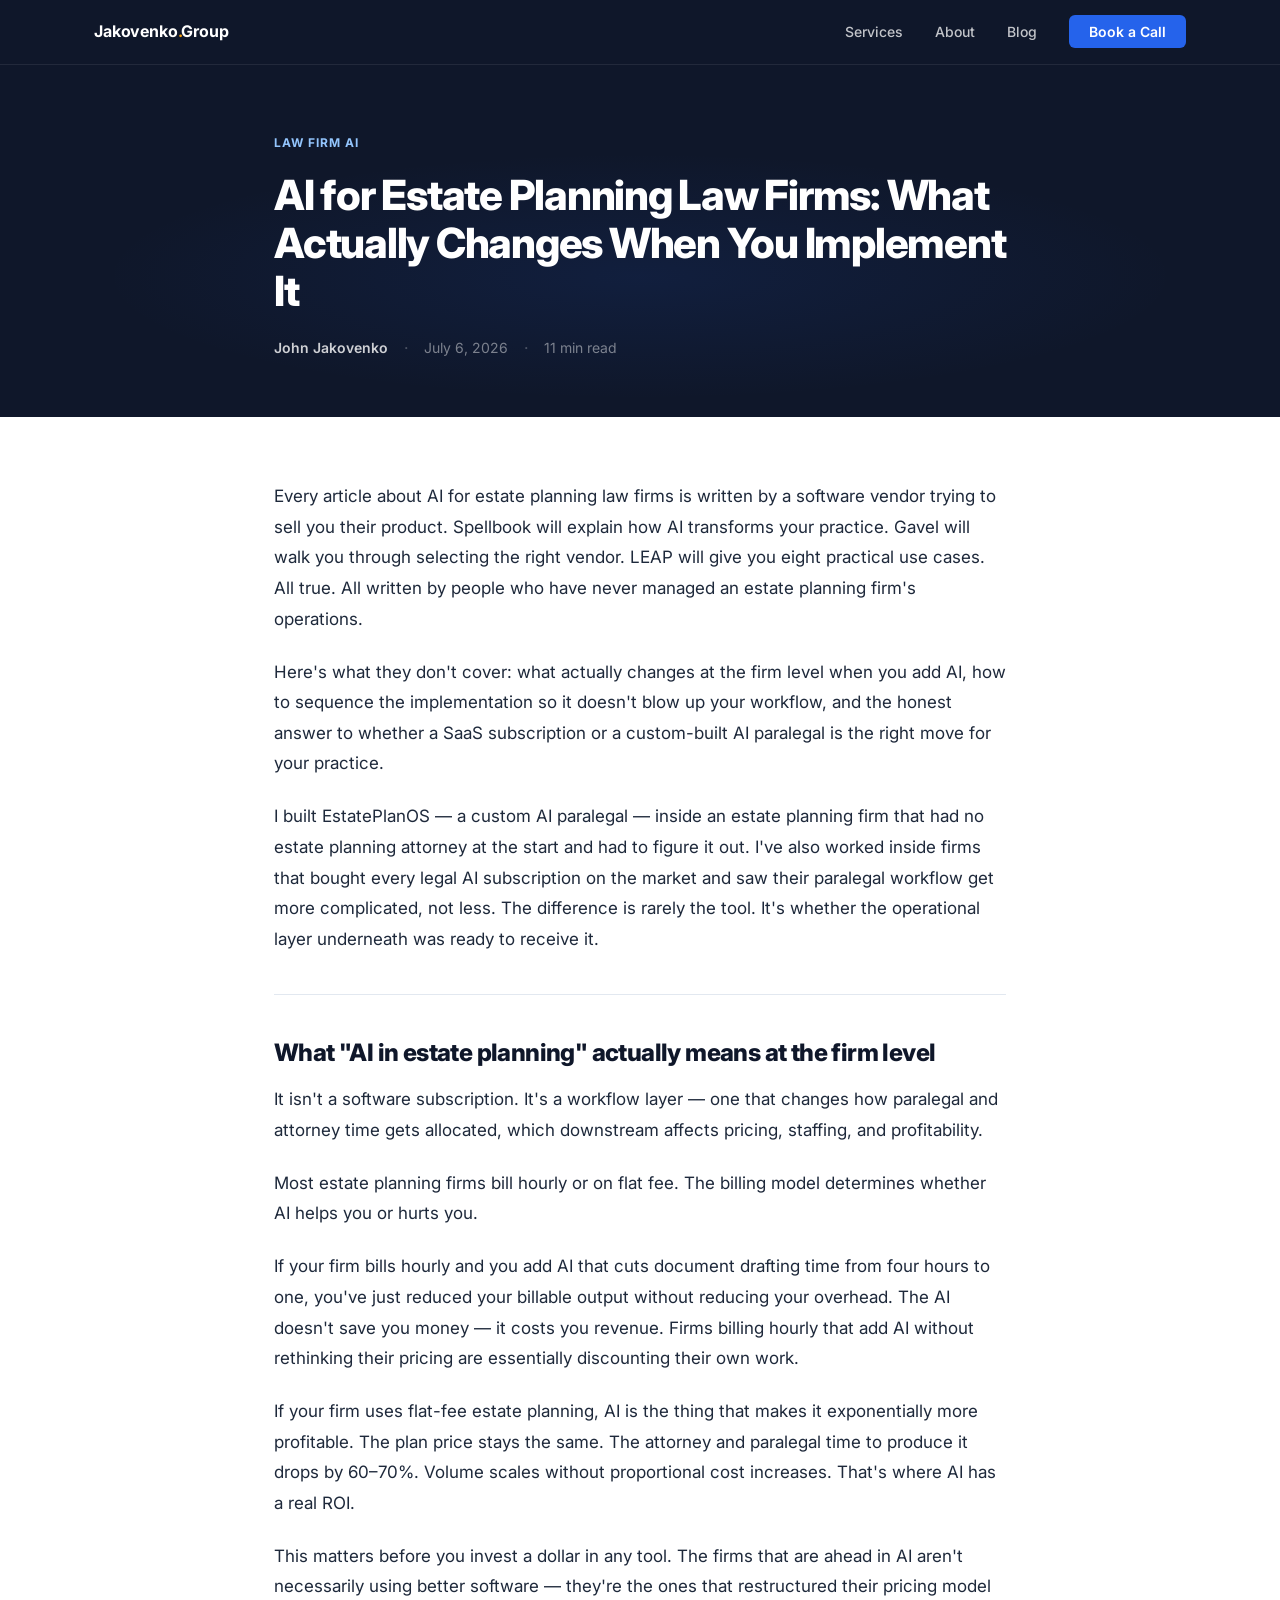
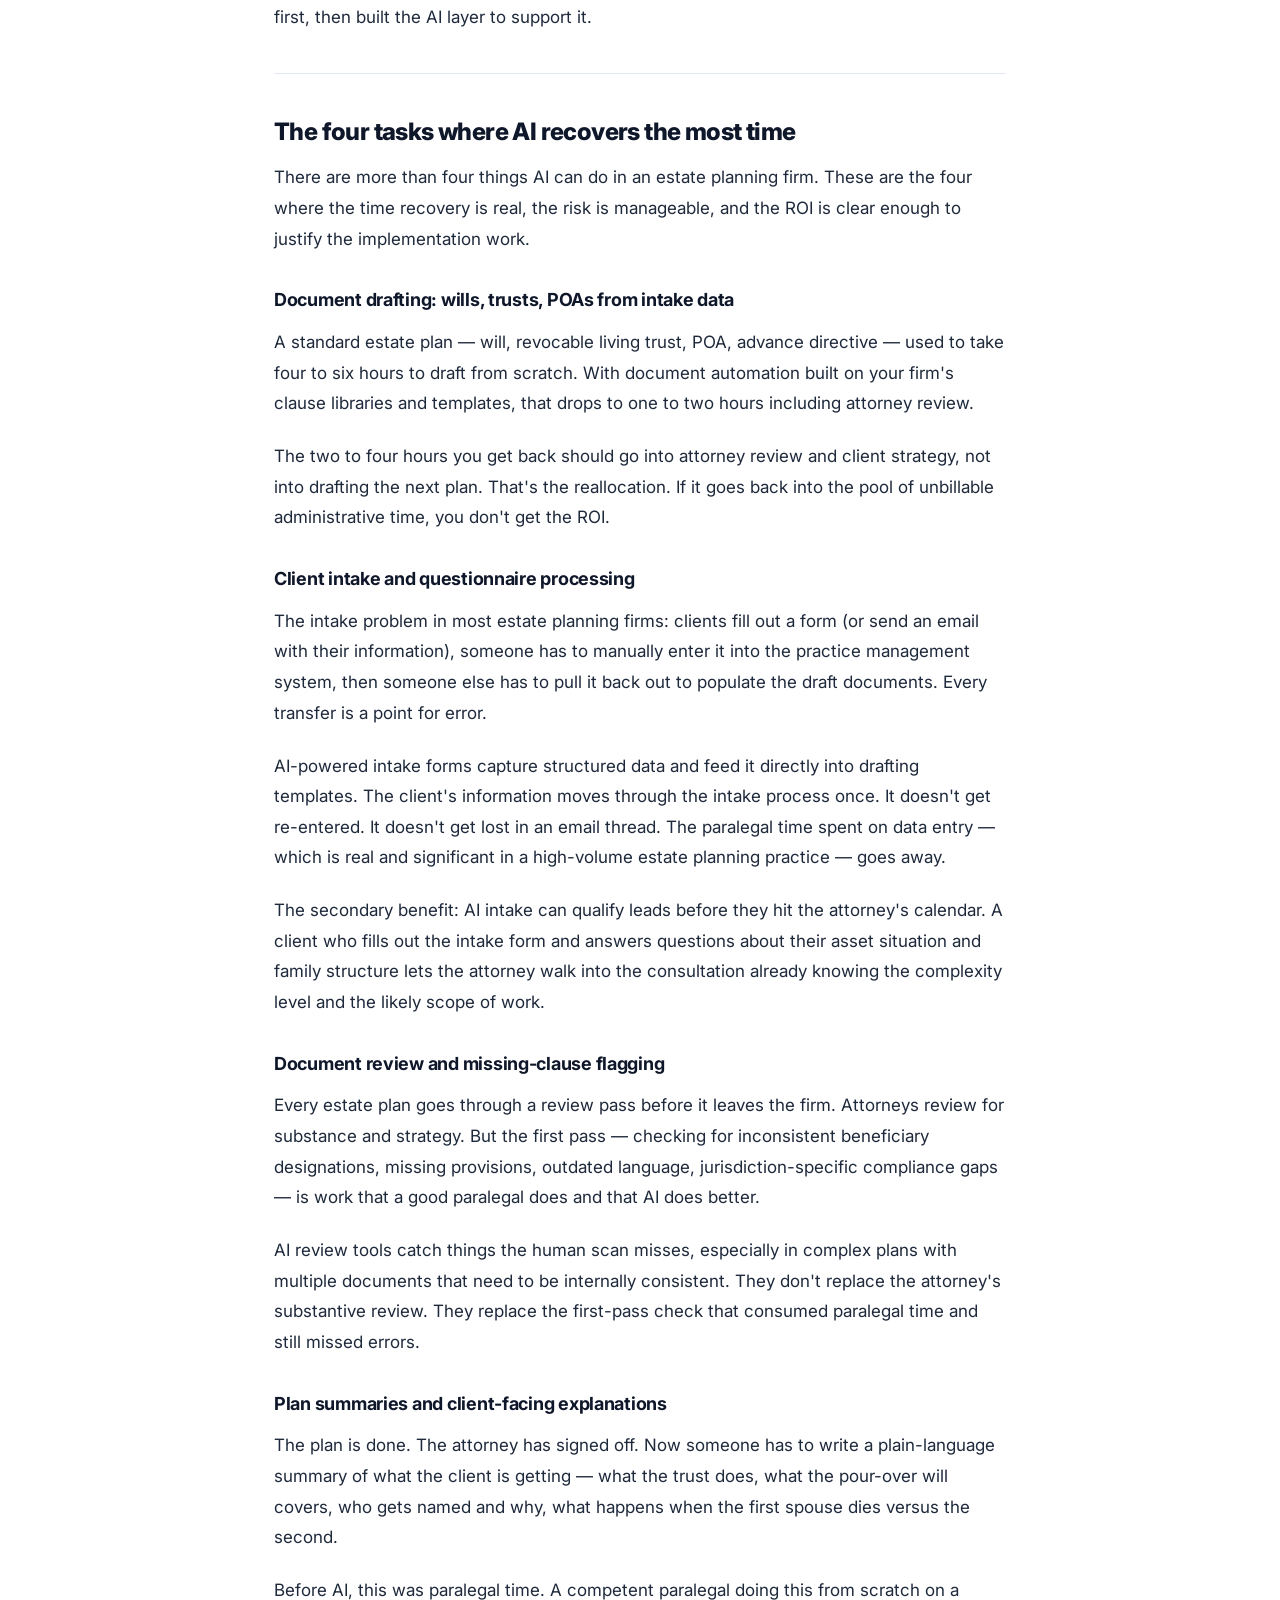
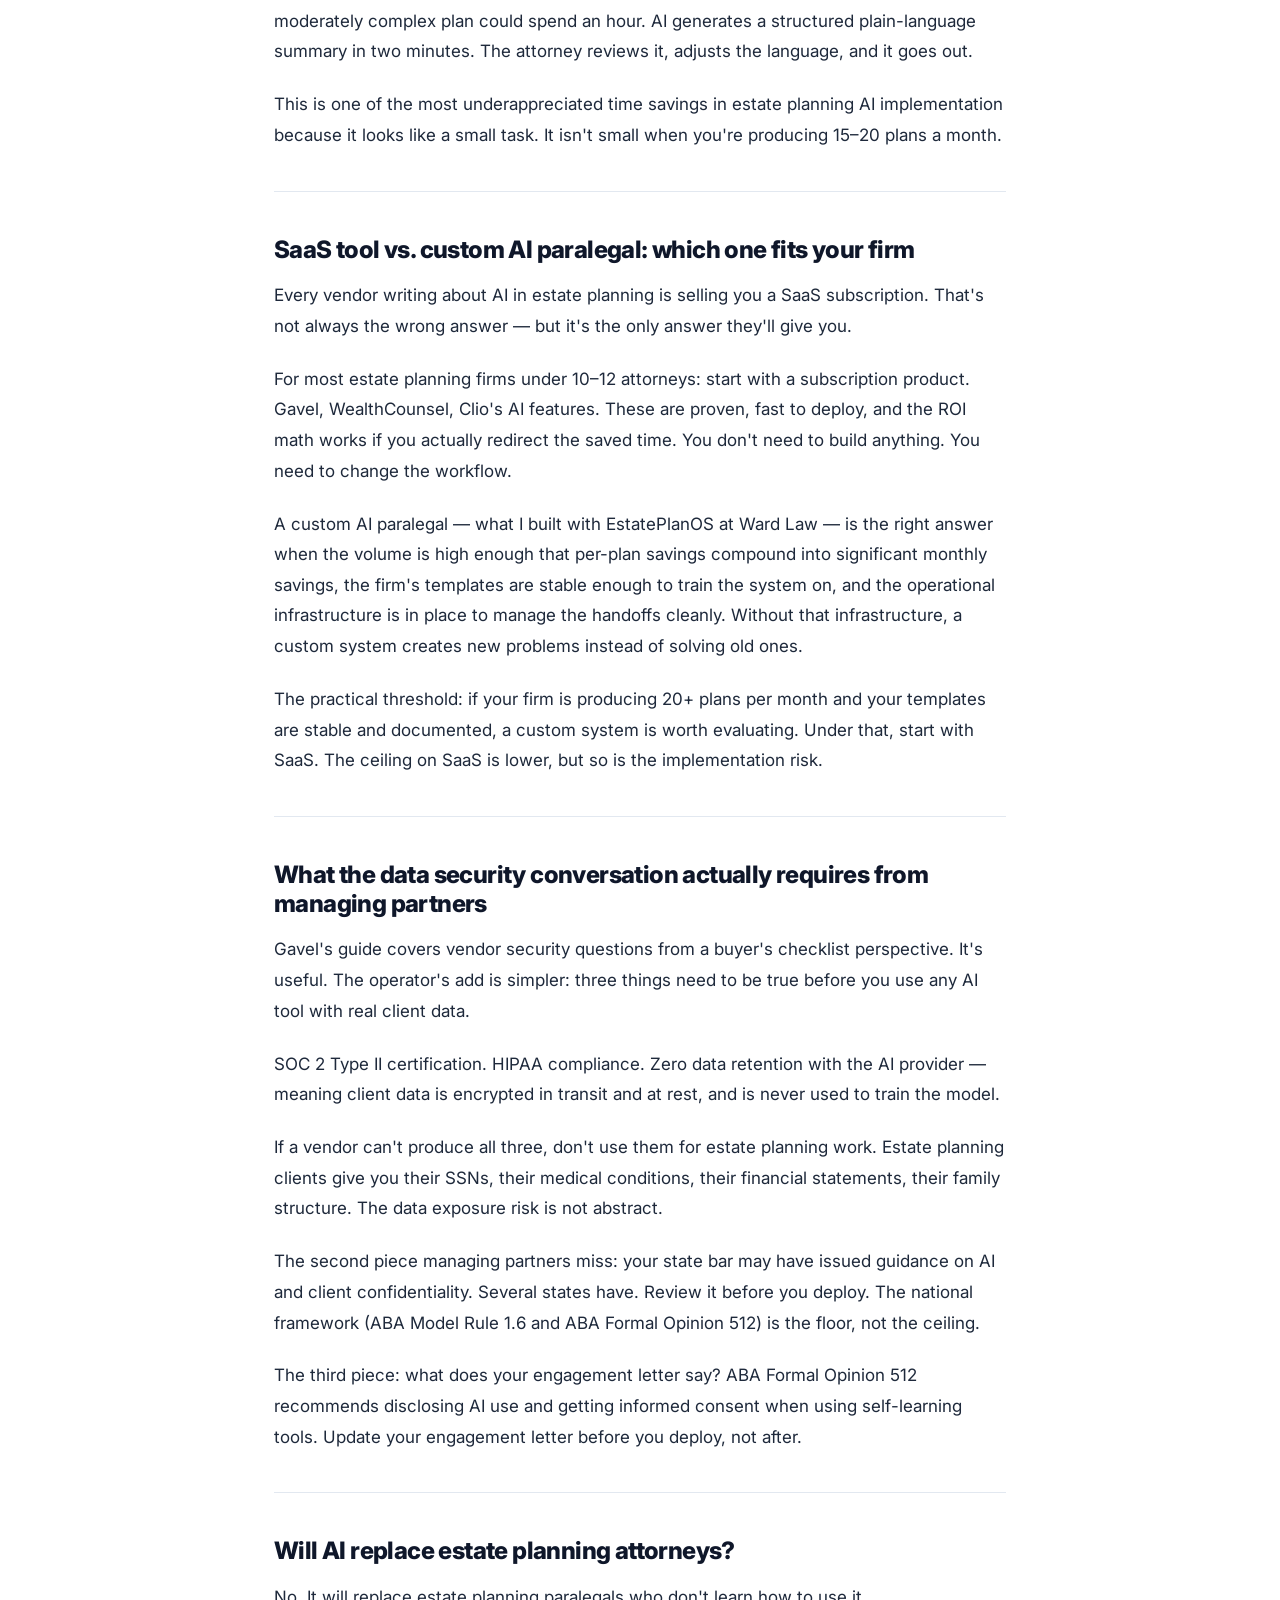
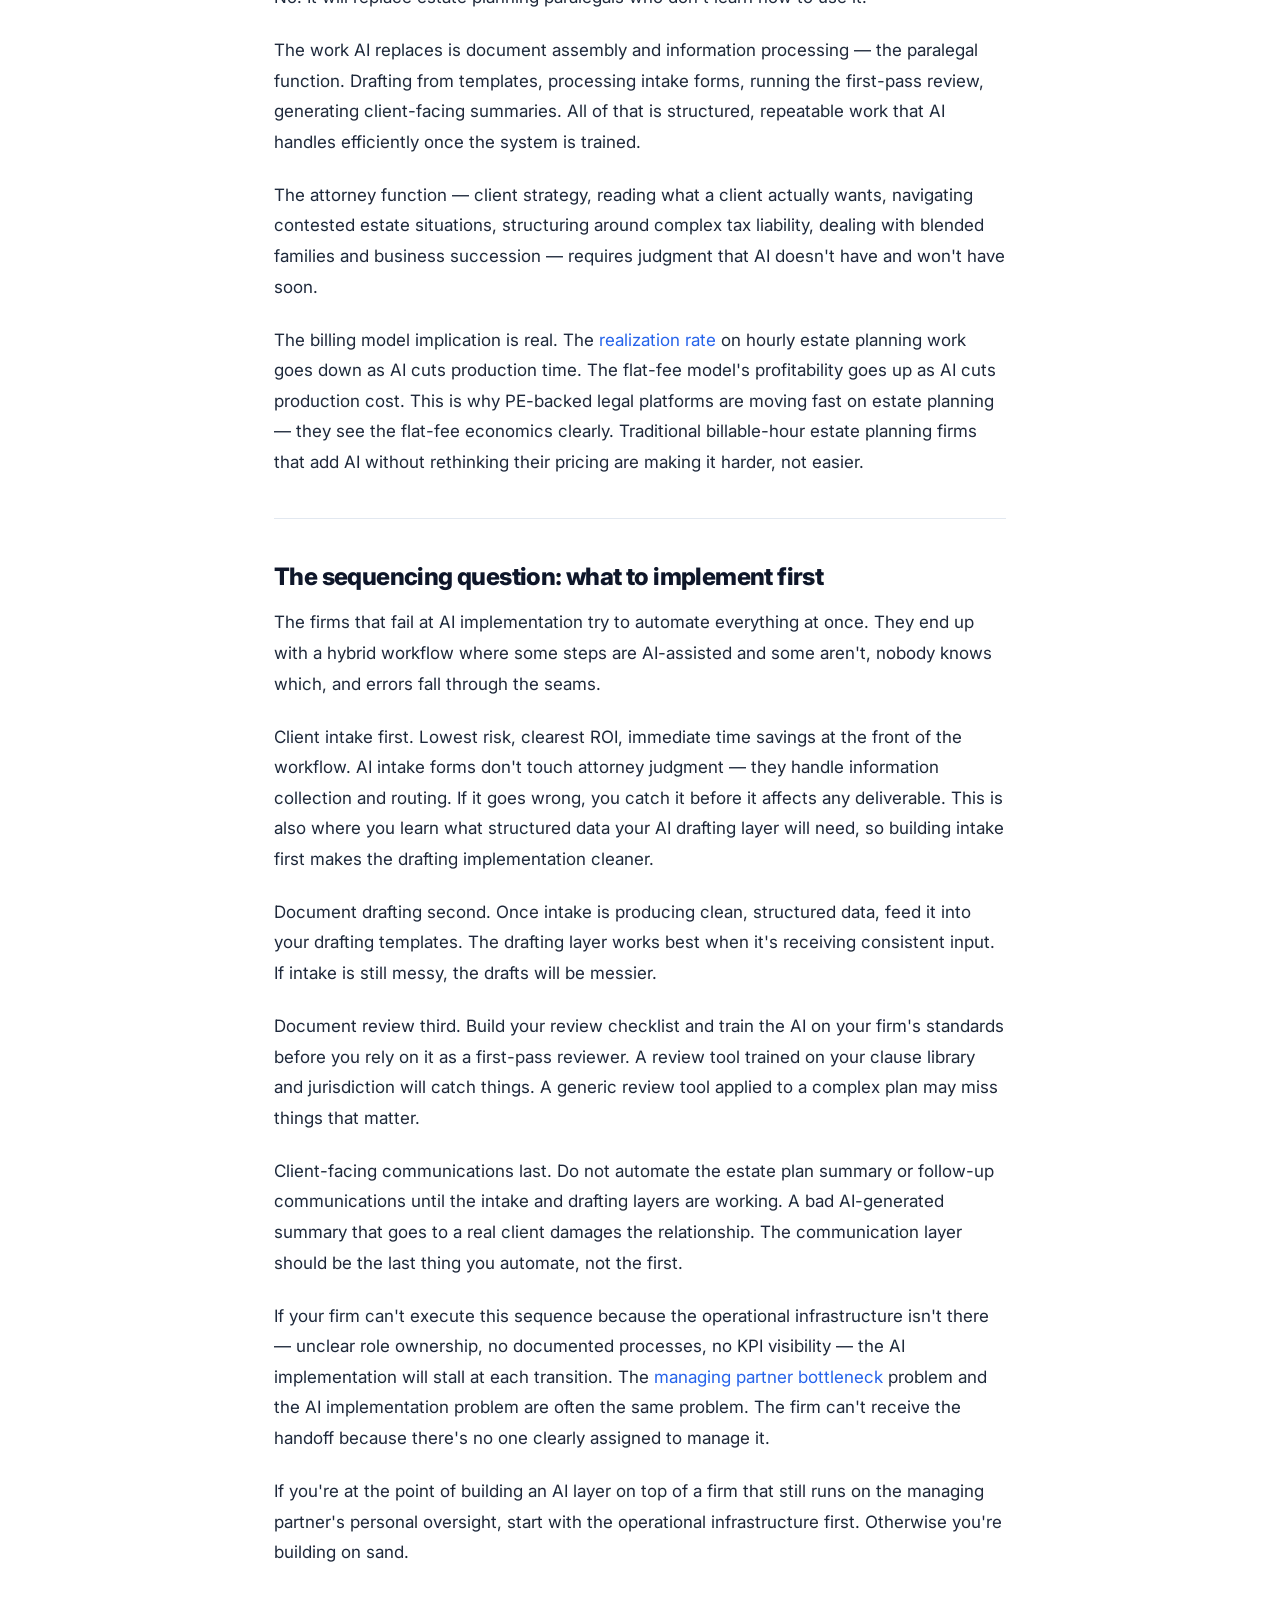
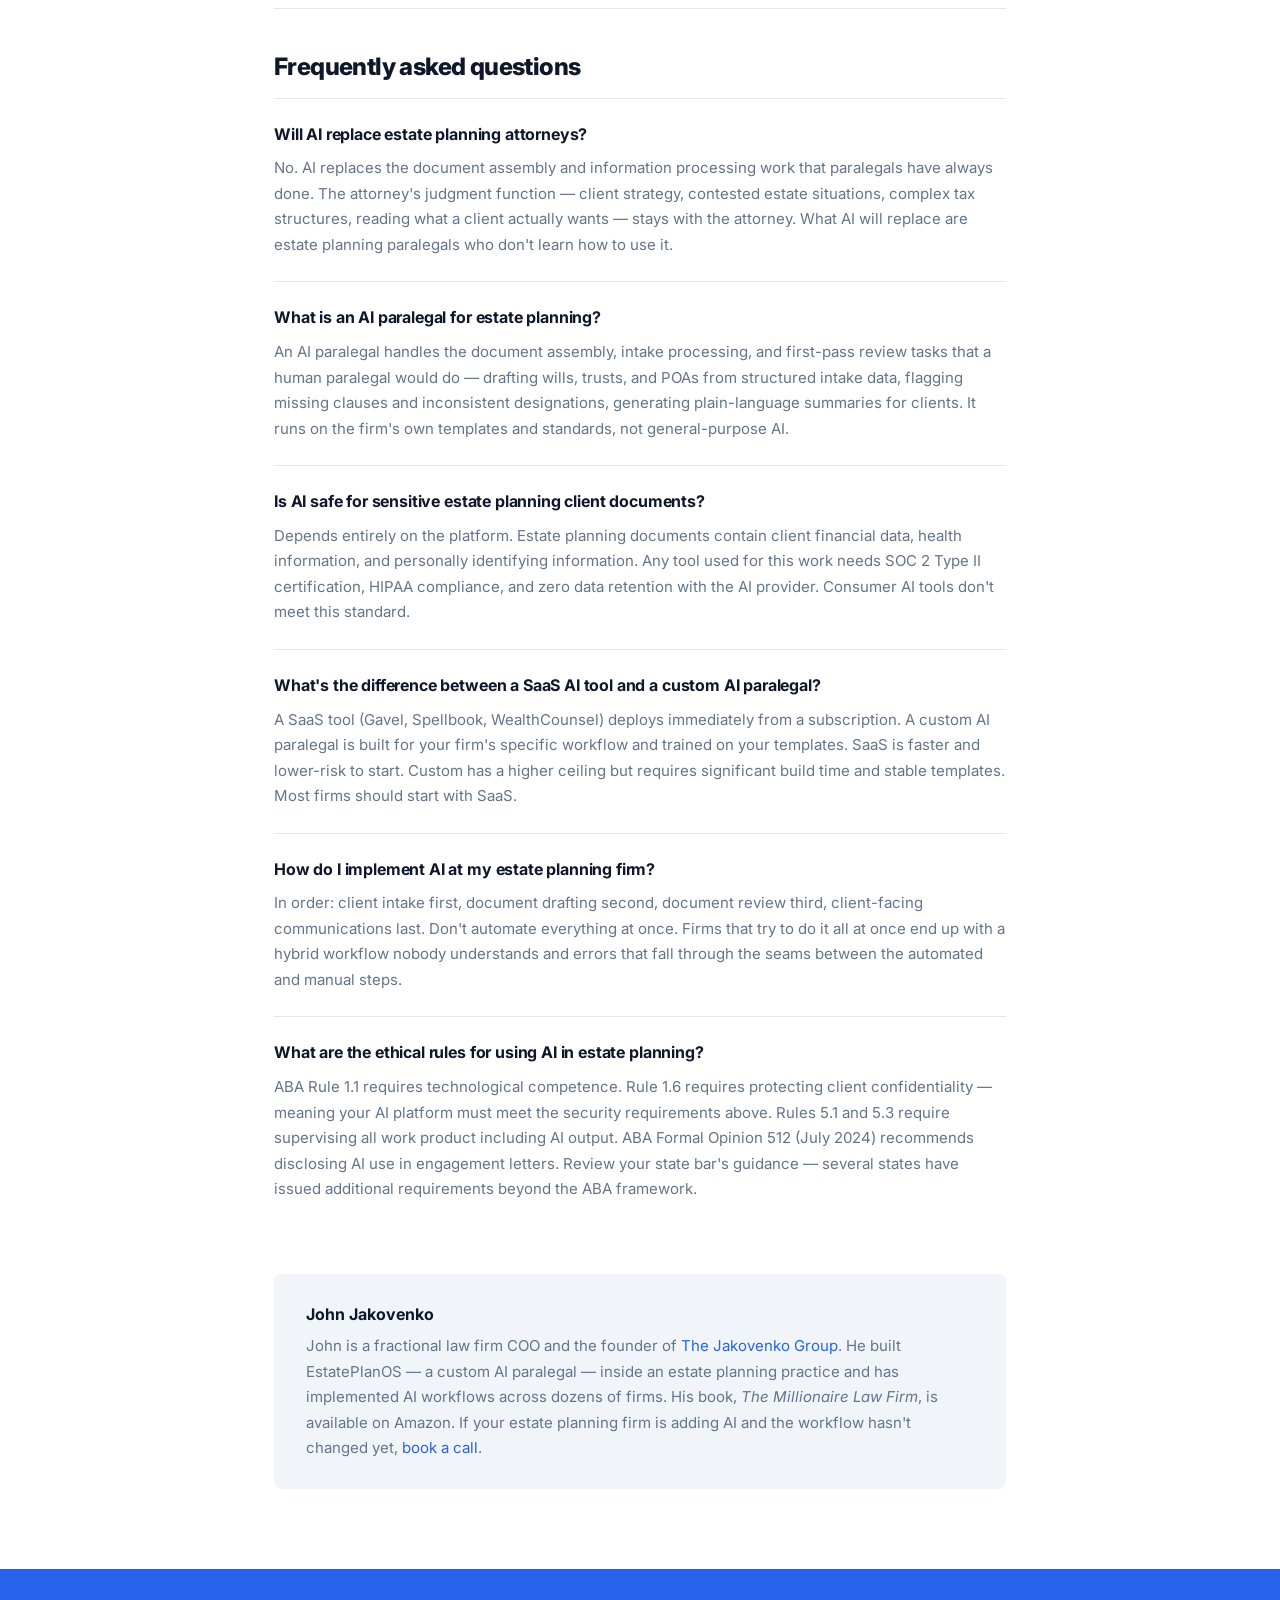
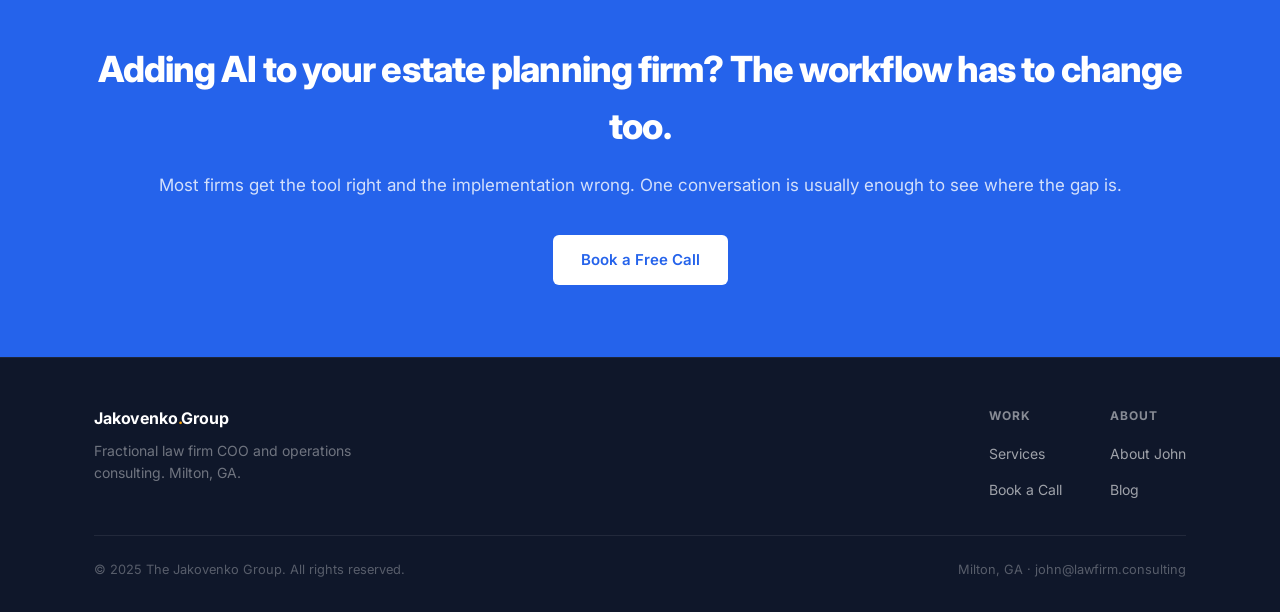
<file: blog/ai-estate-planning-law-firm.html>
<!DOCTYPE html>
<html lang="en">
<head>
  <meta charset="UTF-8">
  <meta name="viewport" content="width=device-width, initial-scale=1.0">
  <title>AI for Estate Planning Law Firms: What Actually Changes When You Implement It</title>
  <meta name="description" content="AI for estate planning law firms isn't just about tools. Here's what operationally changes when you implement it — and how to sequence it so it actually works.">
  <link rel="canonical" href="https://lawfirm.consulting/blog/ai-estate-planning-law-firm">
  <meta property="og:title" content="AI for Estate Planning Law Firms: What Actually Changes When You Implement It">
  <meta property="og:description" content="AI for estate planning law firms isn't just about tools. Here's what operationally changes when you implement it — and how to sequence it so it actually works.">
  <meta property="og:type" content="article">
  <meta property="og:url" content="https://lawfirm.consulting/blog/ai-estate-planning-law-firm">
  <meta property="article:published_time" content="2026-07-06">
  <meta property="article:author" content="John Jakovenko">
  <link rel="preconnect" href="https://fonts.googleapis.com">
  <link rel="preconnect" href="https://fonts.gstatic.com" crossorigin>
  <link href="https://fonts.googleapis.com/css2?family=Inter:wght@400;500;600;700;800&display=swap" rel="stylesheet">
  <link rel="stylesheet" href="../style.css">

  <script type="application/ld+json">
  {
    "@context": "https://schema.org",
    "@graph": [
      {
        "@type": "Article",
        "headline": "AI for Estate Planning Law Firms: What Actually Changes When You Implement It",
        "description": "AI for estate planning law firms isn't just about tools. Here's what operationally changes when you implement it — from a fractional COO who built a custom AI paralegal inside an estate planning practice — and how to sequence it so it actually works.",
        "author": {
          "@type": "Person",
          "name": "John Jakovenko",
          "jobTitle": "Fractional Law Firm COO",
          "url": "https://lawfirm.consulting/about"
        },
        "publisher": {
          "@type": "Organization",
          "name": "The Jakovenko Group",
          "url": "https://lawfirm.consulting"
        },
        "datePublished": "2026-07-06",
        "dateModified": "2026-07-06",
        "url": "https://lawfirm.consulting/blog/ai-estate-planning-law-firm",
        "mainEntityOfPage": "https://lawfirm.consulting/blog/ai-estate-planning-law-firm"
      },
      {
        "@type": "FAQPage",
        "mainEntity": [
          {
            "@type": "Question",
            "name": "Will AI replace estate planning attorneys?",
            "acceptedAnswer": {
              "@type": "Answer",
              "text": "No. AI replaces the document assembly and information processing work that paralegals have always done. The attorney's judgment function — client strategy, contested estate situations, complex tax structures, anything requiring reading what a client actually wants — stays with the attorney. What AI will replace are estate planning paralegals who don't learn how to use it."
            }
          },
          {
            "@type": "Question",
            "name": "What is an AI paralegal for estate planning?",
            "acceptedAnswer": {
              "@type": "Answer",
              "text": "An AI paralegal for estate planning is a system that handles the document assembly, intake processing, and first-pass review tasks that a human paralegal would do — drafting wills, trusts, and POAs from structured intake data, flagging missing clauses and inconsistent beneficiary designations, and generating plain-language summaries for clients. It's built on the firm's own templates and standards, not general-purpose AI."
            }
          },
          {
            "@type": "Question",
            "name": "Is AI safe for sensitive estate planning client documents?",
            "acceptedAnswer": {
              "@type": "Answer",
              "text": "It depends entirely on which platform you use. Estate planning involves client financial data, health information, and personally identifying information. Any AI tool used for this work must have SOC 2 Type II certification, HIPAA compliance, zero data retention with AI providers, and encryption at rest and in transit. General-purpose consumer AI tools do not meet this standard and should not be used with real client data."
            }
          },
          {
            "@type": "Question",
            "name": "What is the difference between a SaaS AI tool and a custom AI paralegal for estate planning?",
            "acceptedAnswer": {
              "@type": "Answer",
              "text": "A SaaS AI tool (Gavel, Spellbook, WealthCounsel) is a subscription product you deploy immediately. It works off general legal templates and your firm's document uploads. A custom AI paralegal is built specifically for your firm's workflow, trained on your templates, and designed to integrate directly with your intake and case management system. SaaS is faster to deploy and cheaper to start. Custom has a higher ceiling but requires significant build time and stable templates."
            }
          },
          {
            "@type": "Question",
            "name": "How do I implement AI at my estate planning firm?",
            "acceptedAnswer": {
              "@type": "Answer",
              "text": "In order: (1) client intake first — AI-powered intake forms process questionnaire data and feed it into drafting templates; (2) document drafting second — once intake is stable, the structured data feeds your AI drafting layer cleanly; (3) document review third — build the review checklist and train the AI on your standards before deploying it as a first-pass reviewer; (4) client-facing communications last — don't automate client summaries and follow-ups until the rest of the workflow is solid."
            }
          },
          {
            "@type": "Question",
            "name": "What are the ethical rules for using AI in estate planning?",
            "acceptedAnswer": {
              "@type": "Answer",
              "text": "Three ABA rules apply. Rule 1.1 requires maintaining technological competence. Rule 1.6 requires protecting client confidentiality — the AI platform must meet security standards above. Rules 5.1 and 5.3 require supervising all work product including AI-generated documents. ABA Formal Opinion 512 (July 2024) recommends disclosing AI use in engagement letters. Review your state bar's rules — several states have issued their own guidance."
            }
          }
        ]
      }
    ]
  }
  </script>

  <style>
    .article-hero { background: var(--dark); padding: 64px 0 56px; position: relative; overflow: hidden; }
    .article-hero::before { content: ''; position: absolute; inset: 0; background: radial-gradient(ellipse 60% 50% at 50% 60%, rgba(37,99,235,0.1) 0%, transparent 70%); pointer-events: none; }
    .article-hero .container { position: relative; max-width: 780px; }
    .article-category { display: inline-block; font-size: 0.75rem; font-weight: 700; letter-spacing: 0.08em; text-transform: uppercase; color: #93c5fd; margin-bottom: 20px; }
    .article-hero h1 { font-size: clamp(1.75rem, 3.5vw, 2.6rem); font-weight: 800; color: var(--white); line-height: 1.15; letter-spacing: -0.03em; margin-bottom: 20px; }
    .article-byline { display: flex; align-items: center; gap: 16px; flex-wrap: wrap; }
    .byline-author { font-size: 0.875rem; font-weight: 600; color: rgba(255,255,255,0.8); }
    .byline-sep { color: rgba(255,255,255,0.25); }
    .byline-date, .byline-read { font-size: 0.875rem; color: rgba(255,255,255,0.45); }
    .article-body { padding: 64px 0 80px; }
    .article-body .container { max-width: 780px; }
    .prose p { font-size: 1.0625rem; color: var(--text); line-height: 1.8; margin-bottom: 1.4rem; }
    .prose h2 { font-size: 1.5rem; font-weight: 800; color: var(--dark); letter-spacing: -0.025em; line-height: 1.2; margin-top: 2.75rem; margin-bottom: 1rem; }
    .prose h3 { font-size: 1.125rem; font-weight: 700; color: var(--dark); letter-spacing: -0.015em; margin-top: 2rem; margin-bottom: 0.75rem; }
    .prose hr { border: none; border-top: 1px solid var(--border); margin: 2.5rem 0; }
    .prose strong { font-weight: 700; color: var(--dark); }
    .prose a { color: var(--accent); }
    .prose a:hover { text-decoration: underline; }
    .faq-item { border-top: 1px solid var(--border); padding: 1.5rem 0; }
    .faq-item:last-child { border-bottom: 1px solid var(--border); }
    .faq-item h3 { font-size: 1rem; font-weight: 700; color: var(--dark); margin: 0 0 0.65rem; letter-spacing: -0.01em; line-height: 1.4; }
    .faq-item p { font-size: 0.9375rem; color: var(--muted); line-height: 1.7; margin: 0; }
    .faq-item a { color: var(--accent); }
    .author-bio { background: var(--light); border-radius: 8px; padding: 28px 32px; margin-top: 3rem; }
    .author-bio-text strong { color: var(--dark); font-size: 1rem; display: block; margin-bottom: 6px; }
    .author-bio-text p { font-size: 0.9375rem; color: var(--muted); line-height: 1.7; margin: 0; }
    .author-bio-text a { color: var(--accent); }
    @media (max-width: 768px) { .prose h2 { font-size: 1.3rem; } }
  </style>
</head>
<body>

<nav>
  <div class="container nav-inner">
    <a href="/" class="nav-logo">Jakovenko<span>.</span>Group</a>
    <ul class="nav-links">
      <li><a href="/services.html">Services</a></li>
      <li><a href="/about.html">About</a></li>
      <li><a href="/blog.html">Blog</a></li>
      <li><a href="/contact.html" class="nav-cta">Book a Call</a></li>
    </ul>
  </div>
</nav>

<div class="article-hero">
  <div class="container">
    <span class="article-category">Law Firm AI</span>
    <h1>AI for Estate Planning Law Firms: What Actually Changes When You Implement It</h1>
    <div class="article-byline">
      <span class="byline-author">John Jakovenko</span>
      <span class="byline-sep">·</span>
      <span class="byline-date">July 6, 2026</span>
      <span class="byline-sep">·</span>
      <span class="byline-read">11 min read</span>
    </div>
  </div>
</div>

<div class="article-body">
  <div class="container">
    <div class="prose">

      <p>Every article about AI for estate planning law firms is written by a software vendor trying to sell you their product. Spellbook will explain how AI transforms your practice. Gavel will walk you through selecting the right vendor. LEAP will give you eight practical use cases. All true. All written by people who have never managed an estate planning firm's operations.</p>

      <p>Here's what they don't cover: what actually changes at the firm level when you add AI, how to sequence the implementation so it doesn't blow up your workflow, and the honest answer to whether a SaaS subscription or a custom-built AI paralegal is the right move for your practice.</p>

      <p>I built EstatePlanOS — a custom AI paralegal — inside an estate planning firm that had no estate planning attorney at the start and had to figure it out. I've also worked inside firms that bought every legal AI subscription on the market and saw their paralegal workflow get more complicated, not less. The difference is rarely the tool. It's whether the operational layer underneath was ready to receive it.</p>

      <hr>

      <h2>What "AI in estate planning" actually means at the firm level</h2>

      <p>It isn't a software subscription. It's a workflow layer — one that changes how paralegal and attorney time gets allocated, which downstream affects pricing, staffing, and profitability.</p>

      <p>Most estate planning firms bill hourly or on flat fee. The billing model determines whether AI helps you or hurts you.</p>

      <p>If your firm bills hourly and you add AI that cuts document drafting time from four hours to one, you've just reduced your billable output without reducing your overhead. The AI doesn't save you money — it costs you revenue. Firms billing hourly that add AI without rethinking their pricing are essentially discounting their own work.</p>

      <p>If your firm uses flat-fee estate planning, AI is the thing that makes it exponentially more profitable. The plan price stays the same. The attorney and paralegal time to produce it drops by 60–70%. Volume scales without proportional cost increases. That's where AI has a real ROI.</p>

      <p>This matters before you invest a dollar in any tool. The firms that are ahead in AI aren't necessarily using better software — they're the ones that restructured their pricing model first, then built the AI layer to support it.</p>

      <hr>

      <h2>The four tasks where AI recovers the most time</h2>

      <p>There are more than four things AI can do in an estate planning firm. These are the four where the time recovery is real, the risk is manageable, and the ROI is clear enough to justify the implementation work.</p>

      <h3>Document drafting: wills, trusts, POAs from intake data</h3>

      <p>A standard estate plan — will, revocable living trust, POA, advance directive — used to take four to six hours to draft from scratch. With document automation built on your firm's clause libraries and templates, that drops to one to two hours including attorney review.</p>

      <p>The two to four hours you get back should go into attorney review and client strategy, not into drafting the next plan. That's the reallocation. If it goes back into the pool of unbillable administrative time, you don't get the ROI.</p>

      <h3>Client intake and questionnaire processing</h3>

      <p>The intake problem in most estate planning firms: clients fill out a form (or send an email with their information), someone has to manually enter it into the practice management system, then someone else has to pull it back out to populate the draft documents. Every transfer is a point for error.</p>

      <p>AI-powered intake forms capture structured data and feed it directly into drafting templates. The client's information moves through the intake process once. It doesn't get re-entered. It doesn't get lost in an email thread. The paralegal time spent on data entry — which is real and significant in a high-volume estate planning practice — goes away.</p>

      <p>The secondary benefit: AI intake can qualify leads before they hit the attorney's calendar. A client who fills out the intake form and answers questions about their asset situation and family structure lets the attorney walk into the consultation already knowing the complexity level and the likely scope of work.</p>

      <h3>Document review and missing-clause flagging</h3>

      <p>Every estate plan goes through a review pass before it leaves the firm. Attorneys review for substance and strategy. But the first pass — checking for inconsistent beneficiary designations, missing provisions, outdated language, jurisdiction-specific compliance gaps — is work that a good paralegal does and that AI does better.</p>

      <p>AI review tools catch things the human scan misses, especially in complex plans with multiple documents that need to be internally consistent. They don't replace the attorney's substantive review. They replace the first-pass check that consumed paralegal time and still missed errors.</p>

      <h3>Plan summaries and client-facing explanations</h3>

      <p>The plan is done. The attorney has signed off. Now someone has to write a plain-language summary of what the client is getting — what the trust does, what the pour-over will covers, who gets named and why, what happens when the first spouse dies versus the second.</p>

      <p>Before AI, this was paralegal time. A competent paralegal doing this from scratch on a moderately complex plan could spend an hour. AI generates a structured plain-language summary in two minutes. The attorney reviews it, adjusts the language, and it goes out.</p>

      <p>This is one of the most underappreciated time savings in estate planning AI implementation because it looks like a small task. It isn't small when you're producing 15–20 plans a month.</p>

      <hr>

      <h2>SaaS tool vs. custom AI paralegal: which one fits your firm</h2>

      <p>Every vendor writing about AI in estate planning is selling you a SaaS subscription. That's not always the wrong answer — but it's the only answer they'll give you.</p>

      <p>For most estate planning firms under 10–12 attorneys: start with a subscription product. Gavel, WealthCounsel, Clio's AI features. These are proven, fast to deploy, and the ROI math works if you actually redirect the saved time. You don't need to build anything. You need to change the workflow.</p>

      <p>A custom AI paralegal — what I built with EstatePlanOS at Ward Law — is the right answer when the volume is high enough that per-plan savings compound into significant monthly savings, the firm's templates are stable enough to train the system on, and the operational infrastructure is in place to manage the handoffs cleanly. Without that infrastructure, a custom system creates new problems instead of solving old ones.</p>

      <p>The practical threshold: if your firm is producing 20+ plans per month and your templates are stable and documented, a custom system is worth evaluating. Under that, start with SaaS. The ceiling on SaaS is lower, but so is the implementation risk.</p>

      <hr>

      <h2>What the data security conversation actually requires from managing partners</h2>

      <p>Gavel's guide covers vendor security questions from a buyer's checklist perspective. It's useful. The operator's add is simpler: three things need to be true before you use any AI tool with real client data.</p>

      <p>SOC 2 Type II certification. HIPAA compliance. Zero data retention with the AI provider — meaning client data is encrypted in transit and at rest, and is never used to train the model.</p>

      <p>If a vendor can't produce all three, don't use them for estate planning work. Estate planning clients give you their SSNs, their medical conditions, their financial statements, their family structure. The data exposure risk is not abstract.</p>

      <p>The second piece managing partners miss: your state bar may have issued guidance on AI and client confidentiality. Several states have. Review it before you deploy. The national framework (ABA Model Rule 1.6 and ABA Formal Opinion 512) is the floor, not the ceiling.</p>

      <p>The third piece: what does your engagement letter say? ABA Formal Opinion 512 recommends disclosing AI use and getting informed consent when using self-learning tools. Update your engagement letter before you deploy, not after.</p>

      <hr>

      <h2>Will AI replace estate planning attorneys?</h2>

      <p>No. It will replace estate planning paralegals who don't learn how to use it.</p>

      <p>The work AI replaces is document assembly and information processing — the paralegal function. Drafting from templates, processing intake forms, running the first-pass review, generating client-facing summaries. All of that is structured, repeatable work that AI handles efficiently once the system is trained.</p>

      <p>The attorney function — client strategy, reading what a client actually wants, navigating contested estate situations, structuring around complex tax liability, dealing with blended families and business succession — requires judgment that AI doesn't have and won't have soon.</p>

      <p>The billing model implication is real. The <a href="/blog/law-firm-realization-rate">realization rate</a> on hourly estate planning work goes down as AI cuts production time. The flat-fee model's profitability goes up as AI cuts production cost. This is why PE-backed legal platforms are moving fast on estate planning — they see the flat-fee economics clearly. Traditional billable-hour estate planning firms that add AI without rethinking their pricing are making it harder, not easier.</p>

      <hr>

      <h2>The sequencing question: what to implement first</h2>

      <p>The firms that fail at AI implementation try to automate everything at once. They end up with a hybrid workflow where some steps are AI-assisted and some aren't, nobody knows which, and errors fall through the seams.</p>

      <p>Client intake first. Lowest risk, clearest ROI, immediate time savings at the front of the workflow. AI intake forms don't touch attorney judgment — they handle information collection and routing. If it goes wrong, you catch it before it affects any deliverable. This is also where you learn what structured data your AI drafting layer will need, so building intake first makes the drafting implementation cleaner.</p>

      <p>Document drafting second. Once intake is producing clean, structured data, feed it into your drafting templates. The drafting layer works best when it's receiving consistent input. If intake is still messy, the drafts will be messier.</p>

      <p>Document review third. Build your review checklist and train the AI on your firm's standards before you rely on it as a first-pass reviewer. A review tool trained on your clause library and jurisdiction will catch things. A generic review tool applied to a complex plan may miss things that matter.</p>

      <p>Client-facing communications last. Do not automate the estate plan summary or follow-up communications until the intake and drafting layers are working. A bad AI-generated summary that goes to a real client damages the relationship. The communication layer should be the last thing you automate, not the first.</p>

      <p>If your firm can't execute this sequence because the operational infrastructure isn't there — unclear role ownership, no documented processes, no KPI visibility — the AI implementation will stall at each transition. The <a href="/blog/managing-partner-bottleneck">managing partner bottleneck</a> problem and the AI implementation problem are often the same problem. The firm can't receive the handoff because there's no one clearly assigned to manage it.</p>

      <p>If you're at the point of building an AI layer on top of a firm that still runs on the managing partner's personal oversight, start with the operational infrastructure first. Otherwise you're building on sand.</p>

      <hr>

      <h2>Frequently asked questions</h2>

      <div class="faq-item">
        <h3>Will AI replace estate planning attorneys?</h3>
        <p>No. AI replaces the document assembly and information processing work that paralegals have always done. The attorney's judgment function — client strategy, contested estate situations, complex tax structures, reading what a client actually wants — stays with the attorney. What AI will replace are estate planning paralegals who don't learn how to use it.</p>
      </div>

      <div class="faq-item">
        <h3>What is an AI paralegal for estate planning?</h3>
        <p>An AI paralegal handles the document assembly, intake processing, and first-pass review tasks that a human paralegal would do — drafting wills, trusts, and POAs from structured intake data, flagging missing clauses and inconsistent designations, generating plain-language summaries for clients. It runs on the firm's own templates and standards, not general-purpose AI.</p>
      </div>

      <div class="faq-item">
        <h3>Is AI safe for sensitive estate planning client documents?</h3>
        <p>Depends entirely on the platform. Estate planning documents contain client financial data, health information, and personally identifying information. Any tool used for this work needs SOC 2 Type II certification, HIPAA compliance, and zero data retention with the AI provider. Consumer AI tools don't meet this standard.</p>
      </div>

      <div class="faq-item">
        <h3>What's the difference between a SaaS AI tool and a custom AI paralegal?</h3>
        <p>A SaaS tool (Gavel, Spellbook, WealthCounsel) deploys immediately from a subscription. A custom AI paralegal is built for your firm's specific workflow and trained on your templates. SaaS is faster and lower-risk to start. Custom has a higher ceiling but requires significant build time and stable templates. Most firms should start with SaaS.</p>
      </div>

      <div class="faq-item">
        <h3>How do I implement AI at my estate planning firm?</h3>
        <p>In order: client intake first, document drafting second, document review third, client-facing communications last. Don't automate everything at once. Firms that try to do it all at once end up with a hybrid workflow nobody understands and errors that fall through the seams between the automated and manual steps.</p>
      </div>

      <div class="faq-item">
        <h3>What are the ethical rules for using AI in estate planning?</h3>
        <p>ABA Rule 1.1 requires technological competence. Rule 1.6 requires protecting client confidentiality — meaning your AI platform must meet the security requirements above. Rules 5.1 and 5.3 require supervising all work product including AI output. ABA Formal Opinion 512 (July 2024) recommends disclosing AI use in engagement letters. Review your state bar's guidance — several states have issued additional requirements beyond the ABA framework.</p>
      </div>

      <div class="author-bio">
        <div class="author-bio-text">
          <strong>John Jakovenko</strong>
          <p>John is a fractional law firm COO and the founder of <a href="https://lawfirm.consulting">The Jakovenko Group</a>. He built EstatePlanOS — a custom AI paralegal — inside an estate planning practice and has implemented AI workflows across dozens of firms. His book, <em>The Millionaire Law Firm</em>, is available on Amazon. If your estate planning firm is adding AI and the workflow hasn't changed yet, <a href="/contact.html">book a call</a>.</p>
        </div>
      </div>

    </div>
  </div>
</div>

<div class="cta-band">
  <div class="container">
    <h2>Adding AI to your estate planning firm? The workflow has to change too.</h2>
    <p>Most firms get the tool right and the implementation wrong. One conversation is usually enough to see where the gap is.</p>
    <a href="/contact.html" class="btn btn-white">Book a Free Call</a>
  </div>
</div>

<footer>
  <div class="container">
    <div class="footer-inner">
      <div class="footer-brand">
        <a href="/" class="nav-logo">Jakovenko<span>.</span>Group</a>
        <p>Fractional law firm COO and operations consulting. Milton, GA.</p>
      </div>
      <div class="footer-links">
        <div class="footer-col">
          <h5>Work</h5>
          <ul>
            <li><a href="/services.html">Services</a></li>
            <li><a href="/contact.html">Book a Call</a></li>
          </ul>
        </div>
        <div class="footer-col">
          <h5>About</h5>
          <ul>
            <li><a href="/about.html">About John</a></li>
            <li><a href="/blog.html">Blog</a></li>
          </ul>
        </div>
      </div>
    </div>
    <div class="footer-bottom">
      <p>© 2025 The Jakovenko Group. All rights reserved.</p>
      <p>Milton, GA · <a href="mailto:john@lawfirm.consulting" style="color: rgba(255,255,255,0.3);">john@lawfirm.consulting</a></p>
    </div>
  </div>
</footer>

</body>
</html>
</file>
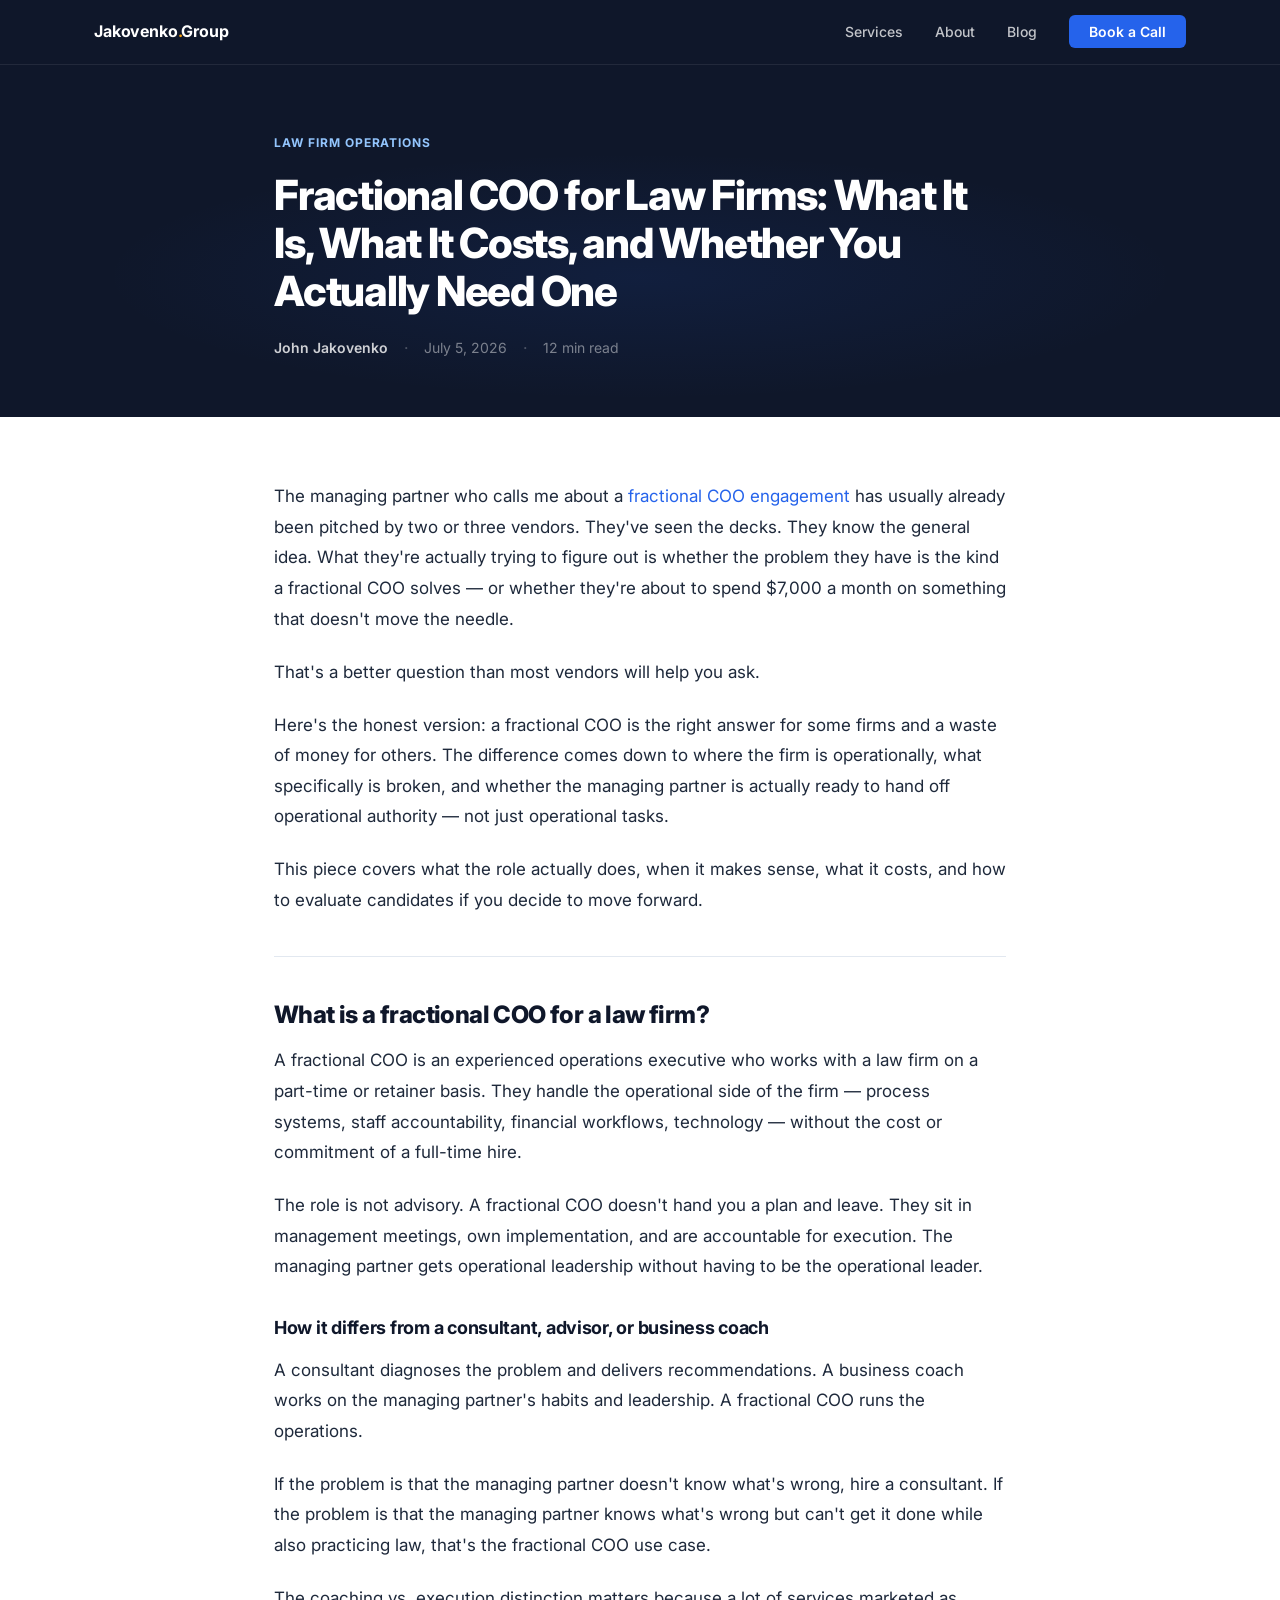
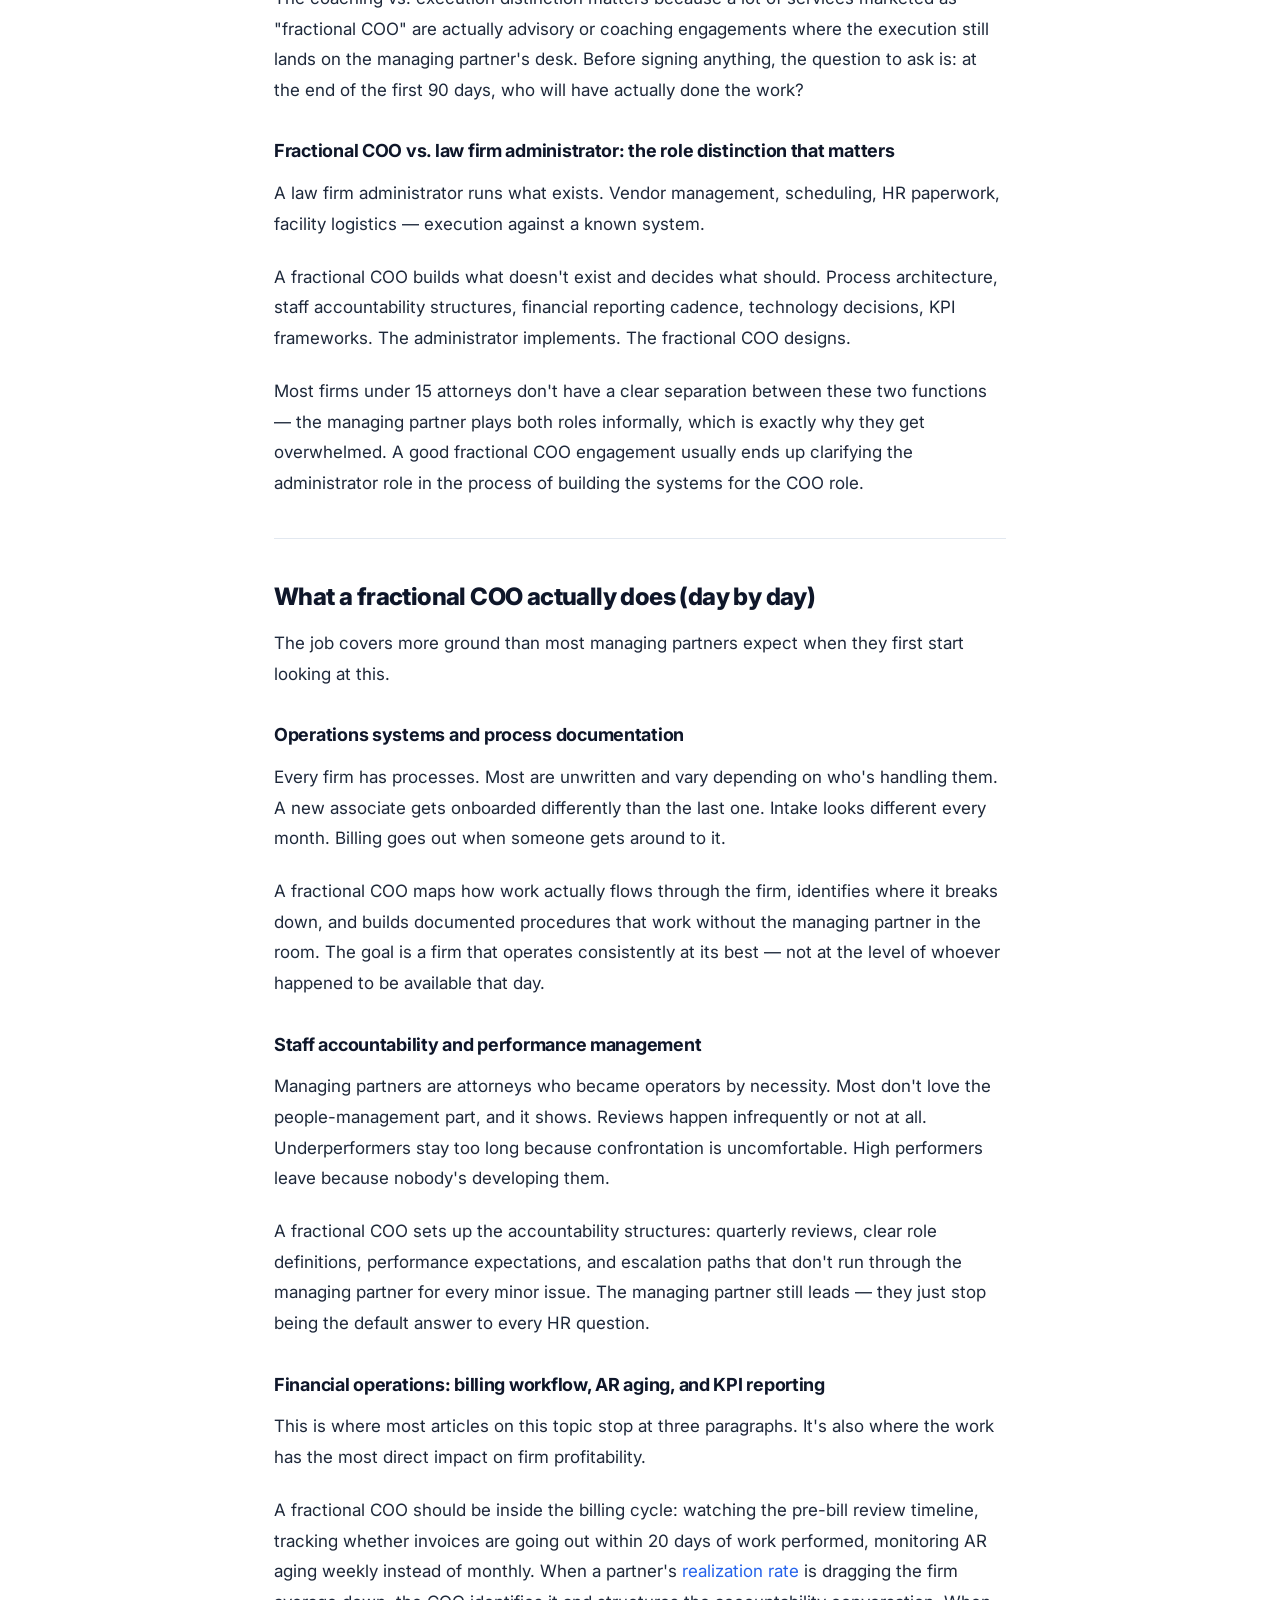
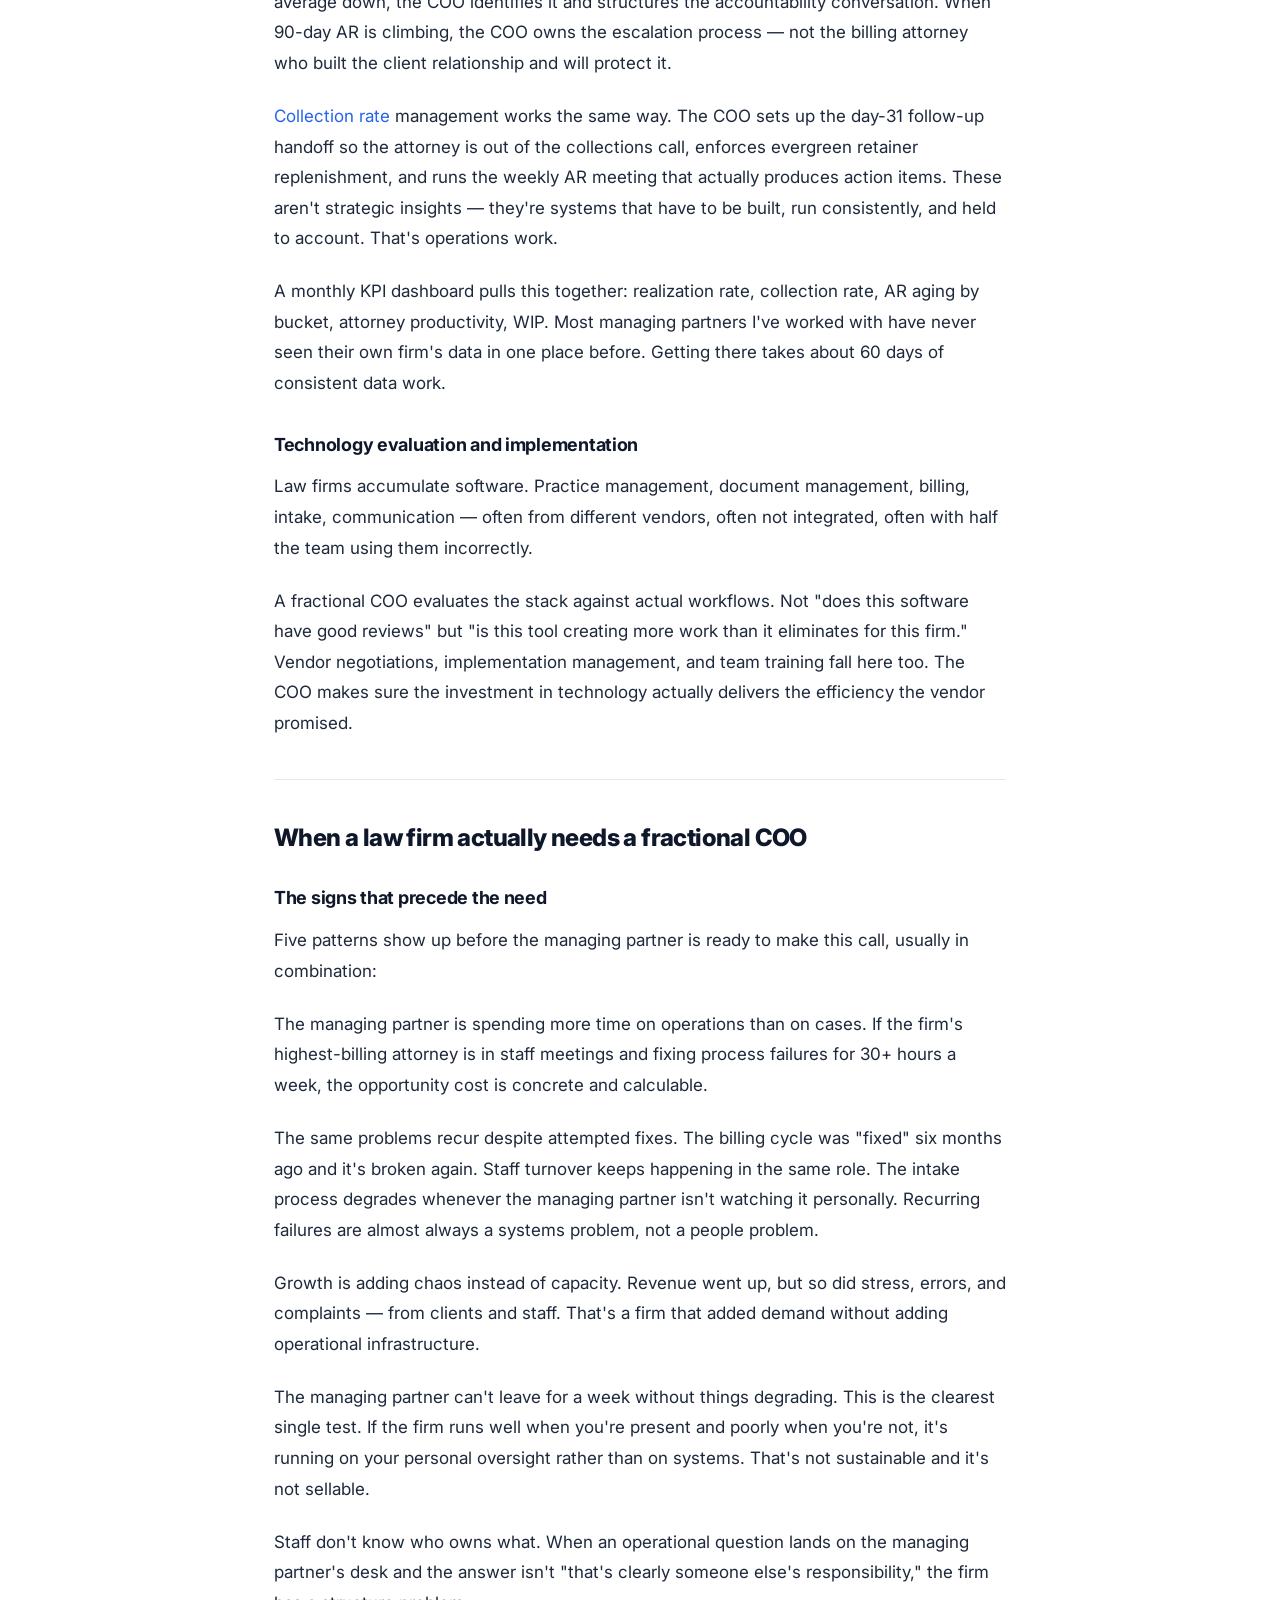
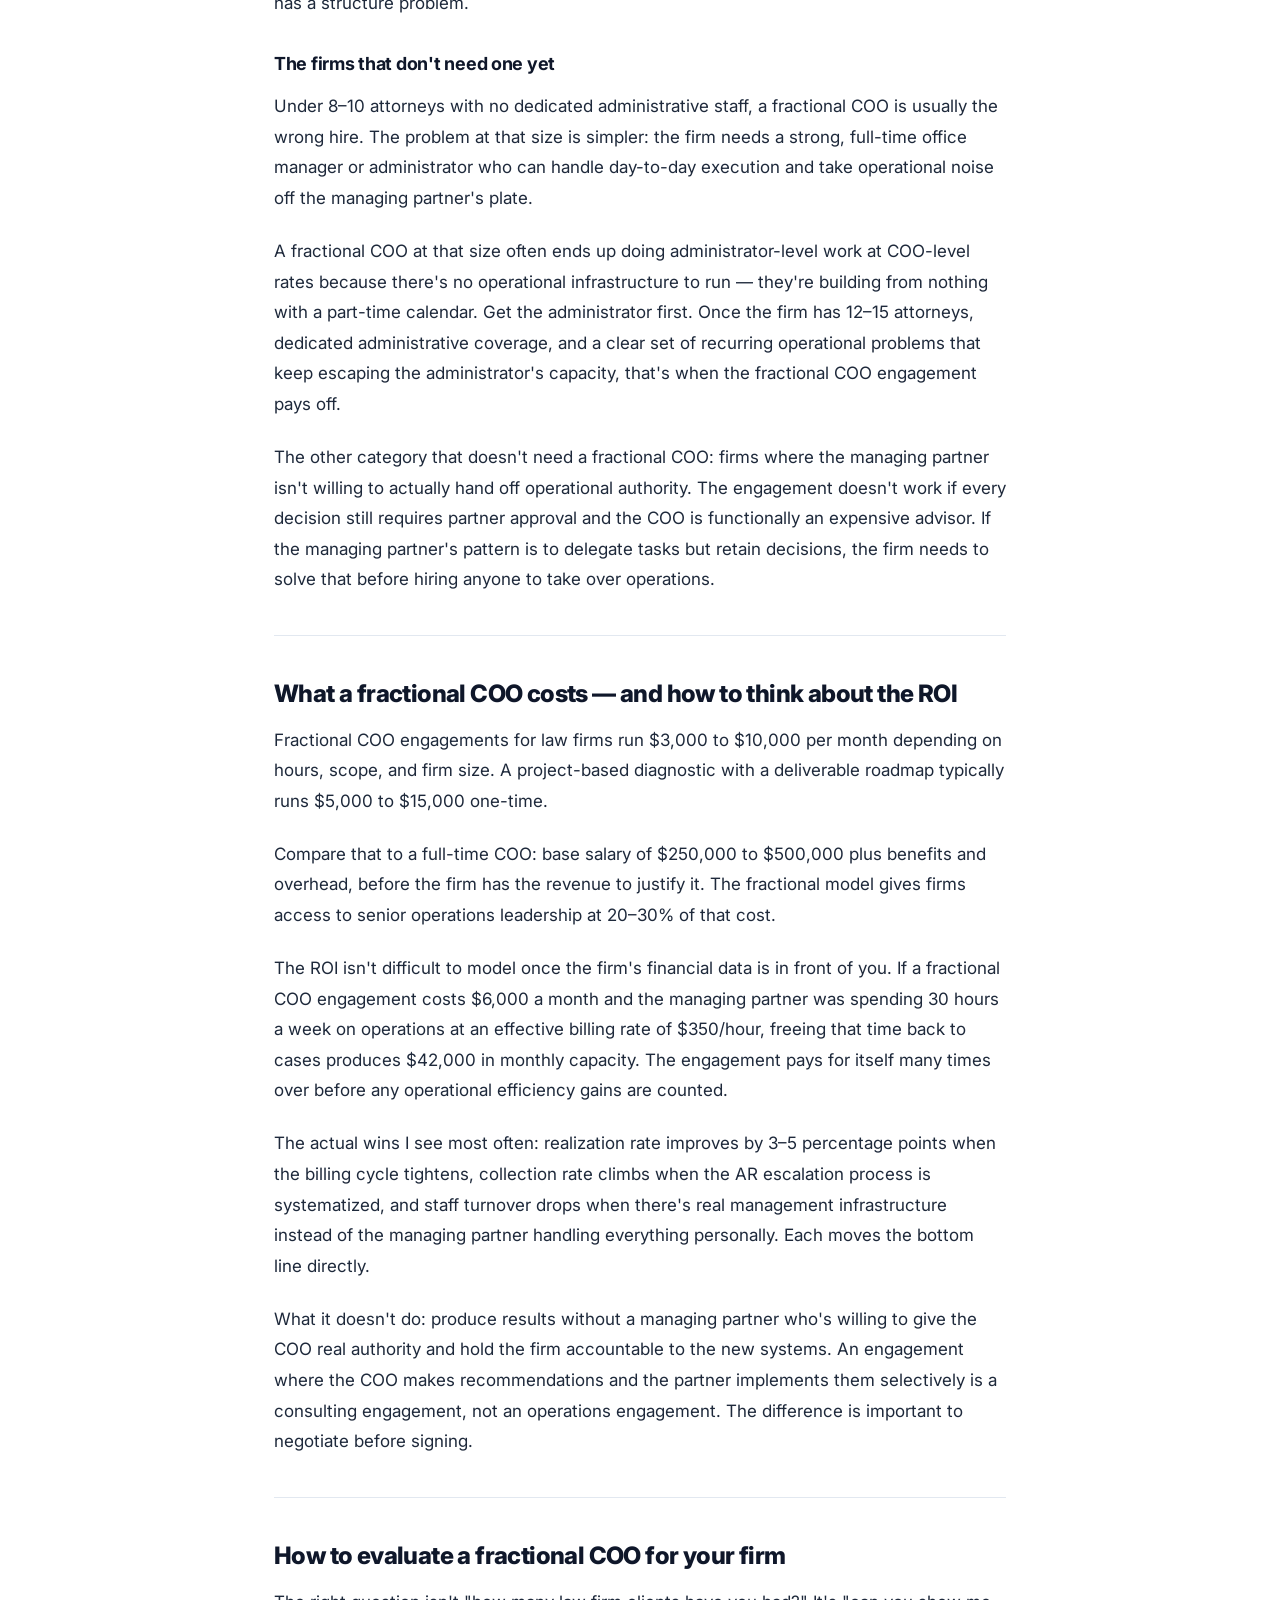
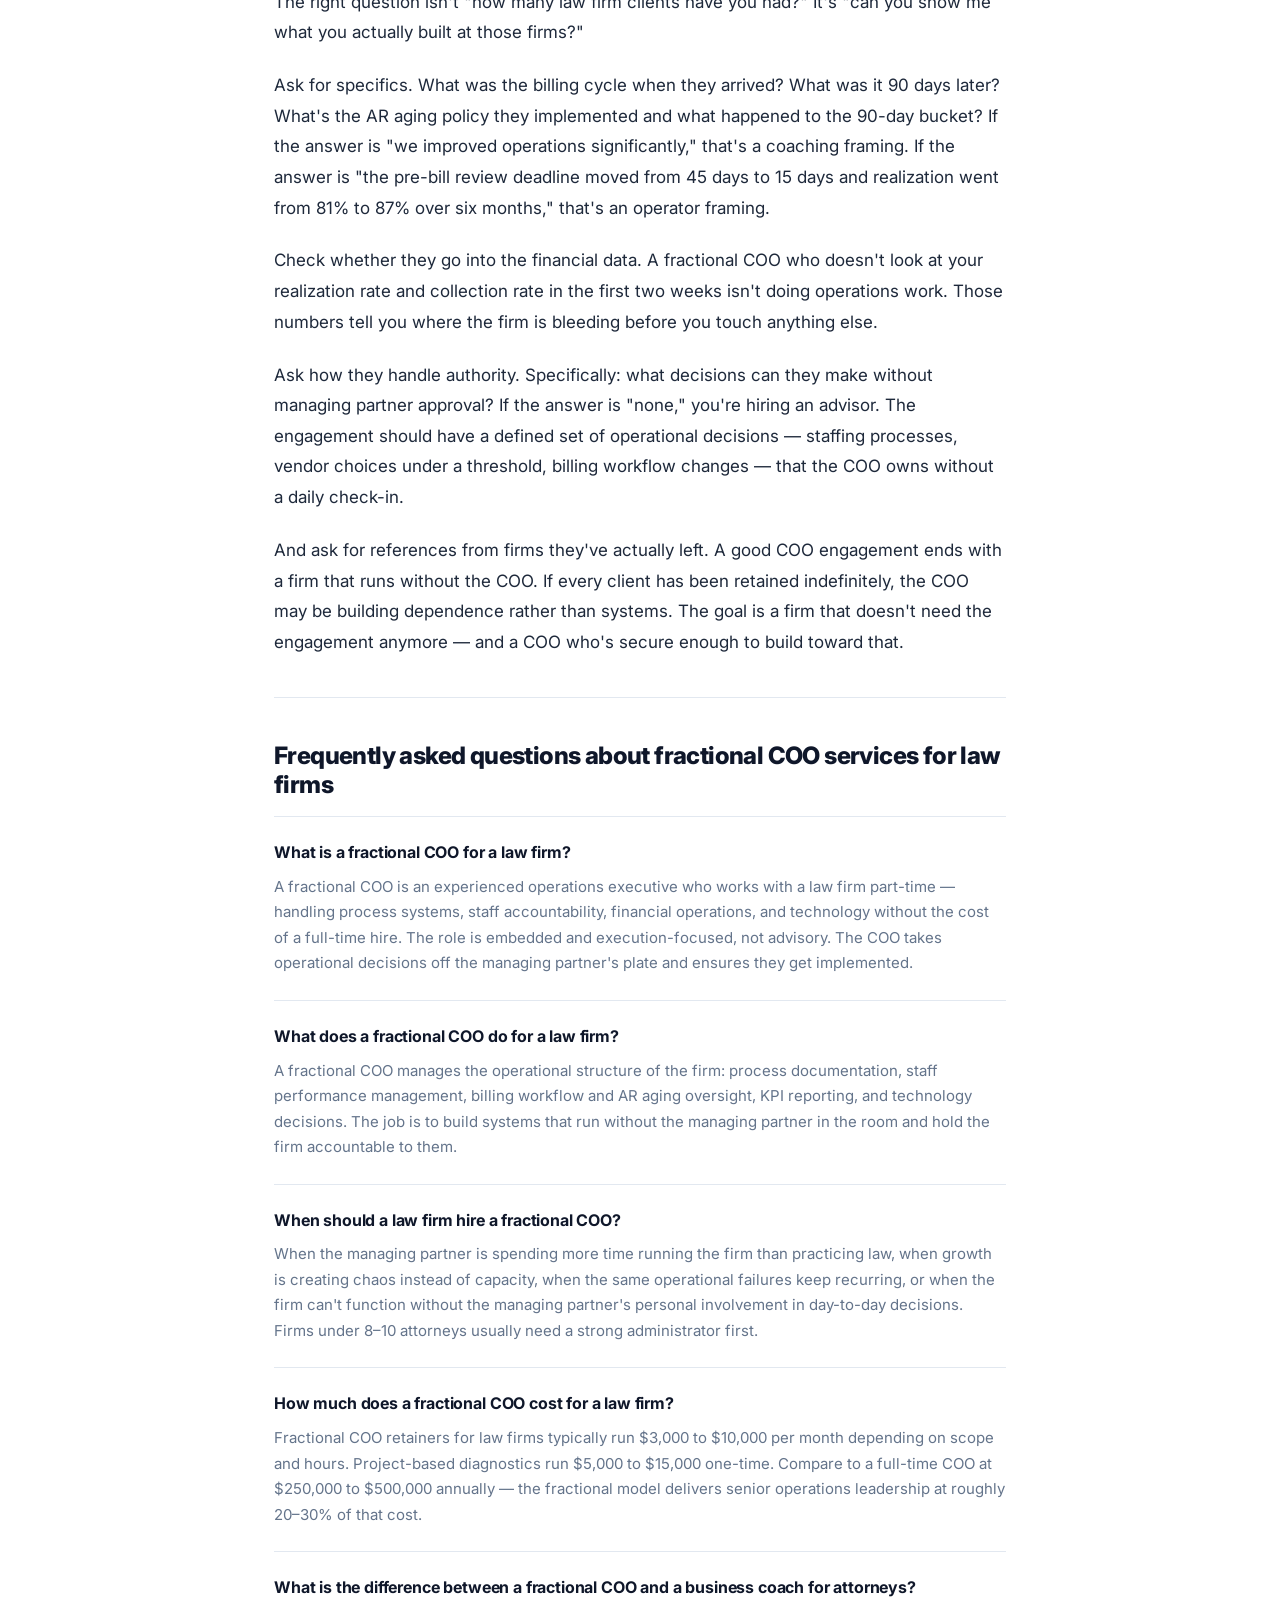
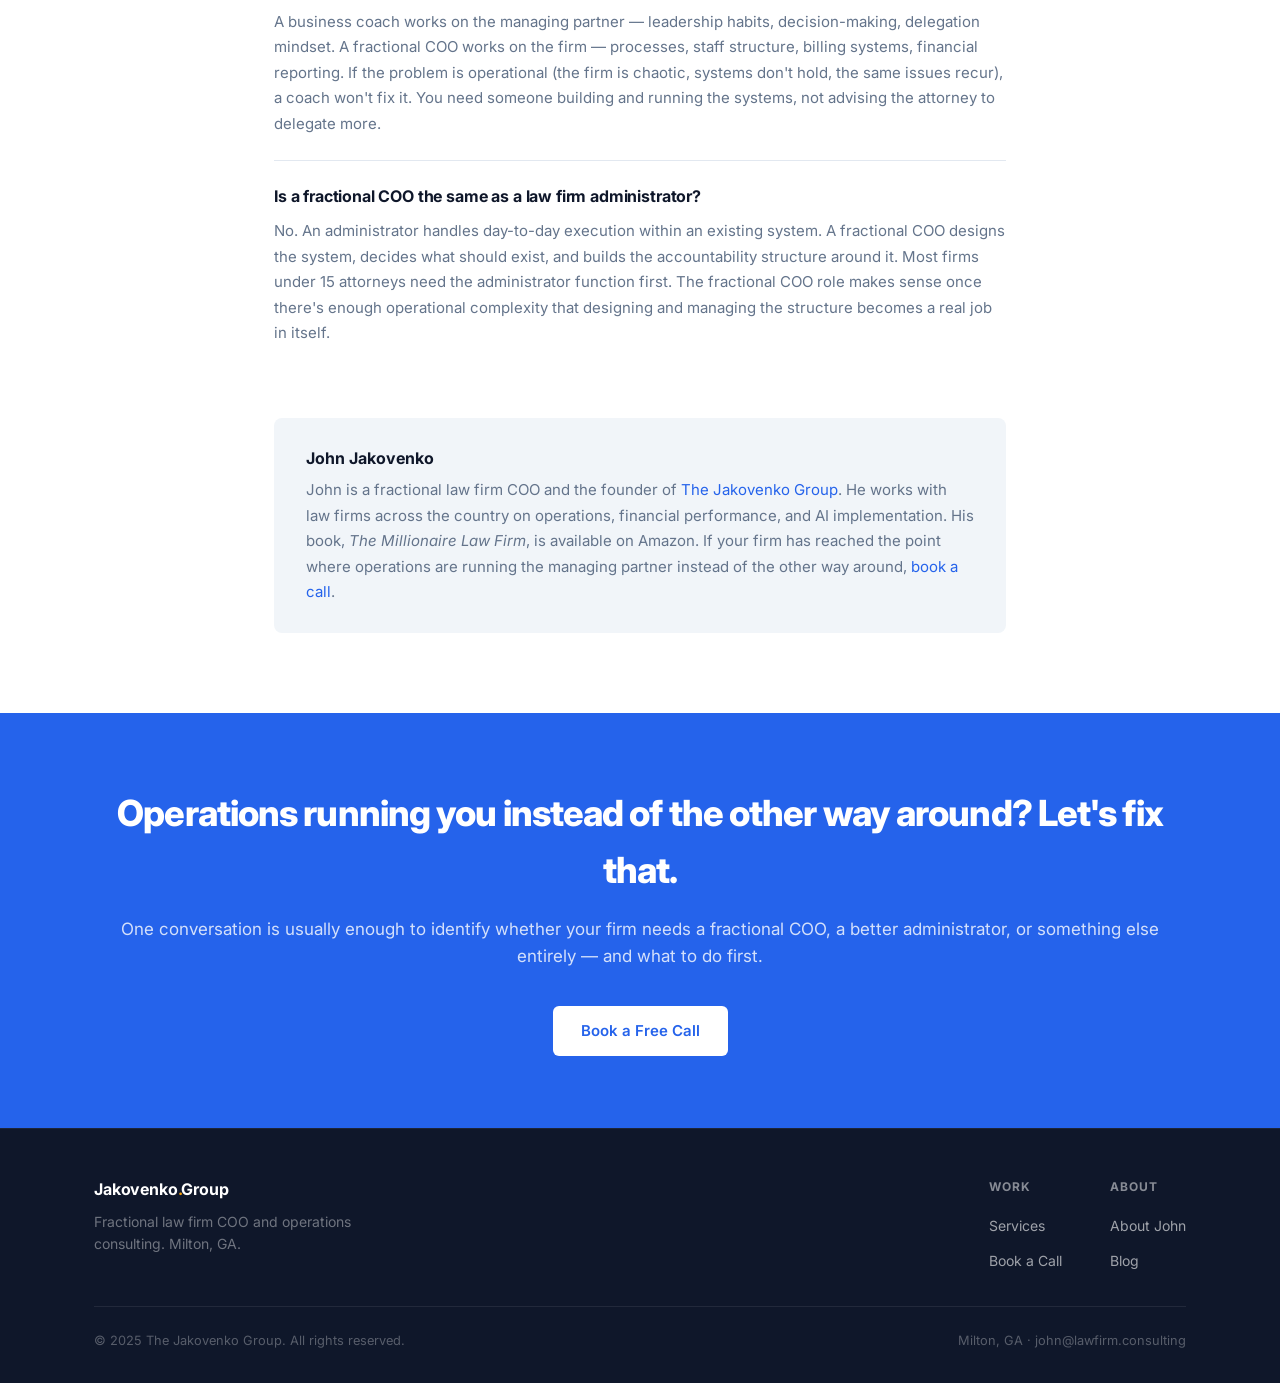
<file: blog/fractional-coo-law-firm.html>
<!DOCTYPE html>
<html lang="en">
<head>
  <meta charset="UTF-8">
  <meta name="viewport" content="width=device-width, initial-scale=1.0">
  <title>Fractional COO for Law Firms: What It Is and What It Costs</title>
  <meta name="description" content="Most law firms don't need a fractional COO yet. Here's the honest breakdown of what one does, what it costs, and exactly when it makes sense — from someone inside 100+ firms.">
  <link rel="canonical" href="https://lawfirm.consulting/blog/fractional-coo-law-firm">
  <meta property="og:title" content="Fractional COO for Law Firms: What It Is and What It Costs">
  <meta property="og:description" content="Most law firms don't need a fractional COO yet. Here's the honest breakdown of what one does, what it costs, and exactly when it makes sense.">
  <meta property="og:type" content="article">
  <meta property="og:url" content="https://lawfirm.consulting/blog/fractional-coo-law-firm">
  <meta property="article:published_time" content="2026-07-05">
  <meta property="article:author" content="John Jakovenko">
  <link rel="preconnect" href="https://fonts.googleapis.com">
  <link rel="preconnect" href="https://fonts.gstatic.com" crossorigin>
  <link href="https://fonts.googleapis.com/css2?family=Inter:wght@400;500;600;700;800&display=swap" rel="stylesheet">
  <link rel="stylesheet" href="../style.css">

  <script type="application/ld+json">
  {
    "@context": "https://schema.org",
    "@graph": [
      {
        "@type": "Article",
        "headline": "Fractional COO for Law Firms: What It Is, What It Costs, and Whether You Actually Need One",
        "description": "An honest breakdown of what a fractional COO does for a law firm, what it costs, and how to know whether your firm actually needs one — written by a fractional COO who has worked with 100+ firms.",
        "author": {
          "@type": "Person",
          "name": "John Jakovenko",
          "jobTitle": "Fractional Law Firm COO",
          "url": "https://lawfirm.consulting/about"
        },
        "publisher": {
          "@type": "Organization",
          "name": "The Jakovenko Group",
          "url": "https://lawfirm.consulting"
        },
        "datePublished": "2026-07-05",
        "dateModified": "2026-07-05",
        "url": "https://lawfirm.consulting/blog/fractional-coo-law-firm",
        "mainEntityOfPage": "https://lawfirm.consulting/blog/fractional-coo-law-firm"
      },
      {
        "@type": "FAQPage",
        "mainEntity": [
          {
            "@type": "Question",
            "name": "What is a fractional COO for a law firm?",
            "acceptedAnswer": {
              "@type": "Answer",
              "text": "A fractional COO for a law firm is an experienced operations executive who works with the firm on a part-time or retainer basis — handling systems, staff accountability, financial operations, and technology without the cost of a full-time hire. The role sits between an office manager (execution only) and a full-time COO (full authority, full cost). A fractional COO provides both strategic judgment and hands-on execution."
            }
          },
          {
            "@type": "Question",
            "name": "What does a fractional COO do for a law firm?",
            "acceptedAnswer": {
              "@type": "Answer",
              "text": "A fractional COO manages the operational side of the firm: process documentation, staff accountability and reviews, billing workflow and AR aging oversight, KPI reporting, and technology evaluation. The role is not advisory — it's embedded. The COO takes operational decisions off the managing partner's plate and makes sure they get executed."
            }
          },
          {
            "@type": "Question",
            "name": "When should a law firm hire a fractional COO?",
            "acceptedAnswer": {
              "@type": "Answer",
              "text": "A law firm should consider a fractional COO when the managing partner is spending more time managing the firm than practicing law, when the same operational problems keep recurring despite attempted fixes, when the firm has grown past 10-15 attorneys and the managing partner can no longer hold all the threads, or when growth is adding chaos rather than capacity. Firms under 8-10 attorneys with no dedicated administrative staff usually need a strong office manager first."
            }
          },
          {
            "@type": "Question",
            "name": "How much does a fractional COO cost for a law firm?",
            "acceptedAnswer": {
              "@type": "Answer",
              "text": "Fractional COO engagements for law firms typically run $3,000 to $10,000 per month depending on scope, hours, and firm size. A diagnostic or project-based engagement runs $5,000 to $15,000 one-time. Compare that to a full-time COO salary of $250,000 to $500,000 annually. The fractional model delivers senior operations leadership at roughly 20-30% of the full-time cost."
            }
          },
          {
            "@type": "Question",
            "name": "What is the difference between a fractional COO and a business coach for attorneys?",
            "acceptedAnswer": {
              "@type": "Answer",
              "text": "A business coach works on the managing partner — mindset, leadership habits, decision-making frameworks. A fractional COO works on the firm — processes, staff structure, billing systems, KPIs. Both can be valuable. But if the problem is operational (the firm runs chaotically, the same issues recur, people don't know their responsibilities), a coach doesn't fix it. You need someone who will build and run the systems, not just advise the attorney to delegate more."
            }
          },
          {
            "@type": "Question",
            "name": "Is a fractional COO the same as a law firm administrator?",
            "acceptedAnswer": {
              "@type": "Answer",
              "text": "No. A law firm administrator handles day-to-day execution — vendor management, scheduling, HR paperwork, physical office logistics. A fractional COO designs and owns the operational structure: process architecture, staff accountability systems, financial reporting, and technology decisions. An administrator implements what exists. A fractional COO builds what doesn't exist yet and decides what should."
            }
          }
        ]
      }
    ]
  }
  </script>

  <style>
    .article-hero { background: var(--dark); padding: 64px 0 56px; position: relative; overflow: hidden; }
    .article-hero::before { content: ''; position: absolute; inset: 0; background: radial-gradient(ellipse 60% 50% at 50% 60%, rgba(37,99,235,0.1) 0%, transparent 70%); pointer-events: none; }
    .article-hero .container { position: relative; max-width: 780px; }
    .article-category { display: inline-block; font-size: 0.75rem; font-weight: 700; letter-spacing: 0.08em; text-transform: uppercase; color: #93c5fd; margin-bottom: 20px; }
    .article-hero h1 { font-size: clamp(1.75rem, 3.5vw, 2.6rem); font-weight: 800; color: var(--white); line-height: 1.15; letter-spacing: -0.03em; margin-bottom: 20px; }
    .article-byline { display: flex; align-items: center; gap: 16px; flex-wrap: wrap; }
    .byline-author { font-size: 0.875rem; font-weight: 600; color: rgba(255,255,255,0.8); }
    .byline-sep { color: rgba(255,255,255,0.25); }
    .byline-date, .byline-read { font-size: 0.875rem; color: rgba(255,255,255,0.45); }
    .article-body { padding: 64px 0 80px; }
    .article-body .container { max-width: 780px; }
    .prose p { font-size: 1.0625rem; color: var(--text); line-height: 1.8; margin-bottom: 1.4rem; }
    .prose h2 { font-size: 1.5rem; font-weight: 800; color: var(--dark); letter-spacing: -0.025em; line-height: 1.2; margin-top: 2.75rem; margin-bottom: 1rem; }
    .prose h3 { font-size: 1.125rem; font-weight: 700; color: var(--dark); letter-spacing: -0.015em; margin-top: 2rem; margin-bottom: 0.75rem; }
    .prose hr { border: none; border-top: 1px solid var(--border); margin: 2.5rem 0; }
    .prose strong { font-weight: 700; color: var(--dark); }
    .prose a { color: var(--accent); }
    .prose a:hover { text-decoration: underline; }
    .prose ol { margin: 0 0 1.4rem 1.5rem; font-size: 1.0625rem; color: var(--text); line-height: 1.75; }
    .prose ol li { margin-bottom: 0.4rem; }
    .faq-item { border-top: 1px solid var(--border); padding: 1.5rem 0; }
    .faq-item:last-child { border-bottom: 1px solid var(--border); }
    .faq-item h3 { font-size: 1rem; font-weight: 700; color: var(--dark); margin: 0 0 0.65rem; letter-spacing: -0.01em; line-height: 1.4; }
    .faq-item p { font-size: 0.9375rem; color: var(--muted); line-height: 1.7; margin: 0; }
    .faq-item a { color: var(--accent); }
    .author-bio { background: var(--light); border-radius: 8px; padding: 28px 32px; margin-top: 3rem; }
    .author-bio-text strong { color: var(--dark); font-size: 1rem; display: block; margin-bottom: 6px; }
    .author-bio-text p { font-size: 0.9375rem; color: var(--muted); line-height: 1.7; margin: 0; }
    .author-bio-text a { color: var(--accent); }
    @media (max-width: 768px) { .prose h2 { font-size: 1.3rem; } }
  </style>
</head>
<body>

<nav>
  <div class="container nav-inner">
    <a href="/" class="nav-logo">Jakovenko<span>.</span>Group</a>
    <ul class="nav-links">
      <li><a href="/services.html">Services</a></li>
      <li><a href="/about.html">About</a></li>
      <li><a href="/blog.html">Blog</a></li>
      <li><a href="/contact.html" class="nav-cta">Book a Call</a></li>
    </ul>
  </div>
</nav>

<div class="article-hero">
  <div class="container">
    <span class="article-category">Law Firm Operations</span>
    <h1>Fractional COO for Law Firms: What It Is, What It Costs, and Whether You Actually Need One</h1>
    <div class="article-byline">
      <span class="byline-author">John Jakovenko</span>
      <span class="byline-sep">·</span>
      <span class="byline-date">July 5, 2026</span>
      <span class="byline-sep">·</span>
      <span class="byline-read">12 min read</span>
    </div>
  </div>
</div>

<div class="article-body">
  <div class="container">
    <div class="prose">

      <p>The managing partner who calls me about a <a href="/services.html">fractional COO engagement</a> has usually already been pitched by two or three vendors. They've seen the decks. They know the general idea. What they're actually trying to figure out is whether the problem they have is the kind a fractional COO solves — or whether they're about to spend $7,000 a month on something that doesn't move the needle.</p>

      <p>That's a better question than most vendors will help you ask.</p>

      <p>Here's the honest version: a fractional COO is the right answer for some firms and a waste of money for others. The difference comes down to where the firm is operationally, what specifically is broken, and whether the managing partner is actually ready to hand off operational authority — not just operational tasks.</p>

      <p>This piece covers what the role actually does, when it makes sense, what it costs, and how to evaluate candidates if you decide to move forward.</p>

      <hr>

      <h2>What is a fractional COO for a law firm?</h2>

      <p>A fractional COO is an experienced operations executive who works with a law firm on a part-time or retainer basis. They handle the operational side of the firm — process systems, staff accountability, financial workflows, technology — without the cost or commitment of a full-time hire.</p>

      <p>The role is not advisory. A fractional COO doesn't hand you a plan and leave. They sit in management meetings, own implementation, and are accountable for execution. The managing partner gets operational leadership without having to be the operational leader.</p>

      <h3>How it differs from a consultant, advisor, or business coach</h3>

      <p>A consultant diagnoses the problem and delivers recommendations. A business coach works on the managing partner's habits and leadership. A fractional COO runs the operations.</p>

      <p>If the problem is that the managing partner doesn't know what's wrong, hire a consultant. If the problem is that the managing partner knows what's wrong but can't get it done while also practicing law, that's the fractional COO use case.</p>

      <p>The coaching vs. execution distinction matters because a lot of services marketed as "fractional COO" are actually advisory or coaching engagements where the execution still lands on the managing partner's desk. Before signing anything, the question to ask is: at the end of the first 90 days, who will have actually done the work?</p>

      <h3>Fractional COO vs. law firm administrator: the role distinction that matters</h3>

      <p>A law firm administrator runs what exists. Vendor management, scheduling, HR paperwork, facility logistics — execution against a known system.</p>

      <p>A fractional COO builds what doesn't exist and decides what should. Process architecture, staff accountability structures, financial reporting cadence, technology decisions, KPI frameworks. The administrator implements. The fractional COO designs.</p>

      <p>Most firms under 15 attorneys don't have a clear separation between these two functions — the managing partner plays both roles informally, which is exactly why they get overwhelmed. A good fractional COO engagement usually ends up clarifying the administrator role in the process of building the systems for the COO role.</p>

      <hr>

      <h2>What a fractional COO actually does (day by day)</h2>

      <p>The job covers more ground than most managing partners expect when they first start looking at this.</p>

      <h3>Operations systems and process documentation</h3>

      <p>Every firm has processes. Most are unwritten and vary depending on who's handling them. A new associate gets onboarded differently than the last one. Intake looks different every month. Billing goes out when someone gets around to it.</p>

      <p>A fractional COO maps how work actually flows through the firm, identifies where it breaks down, and builds documented procedures that work without the managing partner in the room. The goal is a firm that operates consistently at its best — not at the level of whoever happened to be available that day.</p>

      <h3>Staff accountability and performance management</h3>

      <p>Managing partners are attorneys who became operators by necessity. Most don't love the people-management part, and it shows. Reviews happen infrequently or not at all. Underperformers stay too long because confrontation is uncomfortable. High performers leave because nobody's developing them.</p>

      <p>A fractional COO sets up the accountability structures: quarterly reviews, clear role definitions, performance expectations, and escalation paths that don't run through the managing partner for every minor issue. The managing partner still leads — they just stop being the default answer to every HR question.</p>

      <h3>Financial operations: billing workflow, AR aging, and KPI reporting</h3>

      <p>This is where most articles on this topic stop at three paragraphs. It's also where the work has the most direct impact on firm profitability.</p>

      <p>A fractional COO should be inside the billing cycle: watching the pre-bill review timeline, tracking whether invoices are going out within 20 days of work performed, monitoring AR aging weekly instead of monthly. When a partner's <a href="/blog/law-firm-realization-rate">realization rate</a> is dragging the firm average down, the COO identifies it and structures the accountability conversation. When 90-day AR is climbing, the COO owns the escalation process — not the billing attorney who built the client relationship and will protect it.</p>

      <p><a href="/blog/law-firm-collection-rate">Collection rate</a> management works the same way. The COO sets up the day-31 follow-up handoff so the attorney is out of the collections call, enforces evergreen retainer replenishment, and runs the weekly AR meeting that actually produces action items. These aren't strategic insights — they're systems that have to be built, run consistently, and held to account. That's operations work.</p>

      <p>A monthly KPI dashboard pulls this together: realization rate, collection rate, AR aging by bucket, attorney productivity, WIP. Most managing partners I've worked with have never seen their own firm's data in one place before. Getting there takes about 60 days of consistent data work.</p>

      <h3>Technology evaluation and implementation</h3>

      <p>Law firms accumulate software. Practice management, document management, billing, intake, communication — often from different vendors, often not integrated, often with half the team using them incorrectly.</p>

      <p>A fractional COO evaluates the stack against actual workflows. Not "does this software have good reviews" but "is this tool creating more work than it eliminates for this firm." Vendor negotiations, implementation management, and team training fall here too. The COO makes sure the investment in technology actually delivers the efficiency the vendor promised.</p>

      <hr>

      <h2>When a law firm actually needs a fractional COO</h2>

      <h3>The signs that precede the need</h3>

      <p>Five patterns show up before the managing partner is ready to make this call, usually in combination:</p>

      <p>The managing partner is spending more time on operations than on cases. If the firm's highest-billing attorney is in staff meetings and fixing process failures for 30+ hours a week, the opportunity cost is concrete and calculable.</p>

      <p>The same problems recur despite attempted fixes. The billing cycle was "fixed" six months ago and it's broken again. Staff turnover keeps happening in the same role. The intake process degrades whenever the managing partner isn't watching it personally. Recurring failures are almost always a systems problem, not a people problem.</p>

      <p>Growth is adding chaos instead of capacity. Revenue went up, but so did stress, errors, and complaints — from clients and staff. That's a firm that added demand without adding operational infrastructure.</p>

      <p>The managing partner can't leave for a week without things degrading. This is the clearest single test. If the firm runs well when you're present and poorly when you're not, it's running on your personal oversight rather than on systems. That's not sustainable and it's not sellable.</p>

      <p>Staff don't know who owns what. When an operational question lands on the managing partner's desk and the answer isn't "that's clearly someone else's responsibility," the firm has a structure problem.</p>

      <h3>The firms that don't need one yet</h3>

      <p>Under 8–10 attorneys with no dedicated administrative staff, a fractional COO is usually the wrong hire. The problem at that size is simpler: the firm needs a strong, full-time office manager or administrator who can handle day-to-day execution and take operational noise off the managing partner's plate.</p>

      <p>A fractional COO at that size often ends up doing administrator-level work at COO-level rates because there's no operational infrastructure to run — they're building from nothing with a part-time calendar. Get the administrator first. Once the firm has 12–15 attorneys, dedicated administrative coverage, and a clear set of recurring operational problems that keep escaping the administrator's capacity, that's when the fractional COO engagement pays off.</p>

      <p>The other category that doesn't need a fractional COO: firms where the managing partner isn't willing to actually hand off operational authority. The engagement doesn't work if every decision still requires partner approval and the COO is functionally an expensive advisor. If the managing partner's pattern is to delegate tasks but retain decisions, the firm needs to solve that before hiring anyone to take over operations.</p>

      <hr>

      <h2>What a fractional COO costs — and how to think about the ROI</h2>

      <p>Fractional COO engagements for law firms run $3,000 to $10,000 per month depending on hours, scope, and firm size. A project-based diagnostic with a deliverable roadmap typically runs $5,000 to $15,000 one-time.</p>

      <p>Compare that to a full-time COO: base salary of $250,000 to $500,000 plus benefits and overhead, before the firm has the revenue to justify it. The fractional model gives firms access to senior operations leadership at 20–30% of that cost.</p>

      <p>The ROI isn't difficult to model once the firm's financial data is in front of you. If a fractional COO engagement costs $6,000 a month and the managing partner was spending 30 hours a week on operations at an effective billing rate of $350/hour, freeing that time back to cases produces $42,000 in monthly capacity. The engagement pays for itself many times over before any operational efficiency gains are counted.</p>

      <p>The actual wins I see most often: realization rate improves by 3–5 percentage points when the billing cycle tightens, collection rate climbs when the AR escalation process is systematized, and staff turnover drops when there's real management infrastructure instead of the managing partner handling everything personally. Each moves the bottom line directly.</p>

      <p>What it doesn't do: produce results without a managing partner who's willing to give the COO real authority and hold the firm accountable to the new systems. An engagement where the COO makes recommendations and the partner implements them selectively is a consulting engagement, not an operations engagement. The difference is important to negotiate before signing.</p>

      <hr>

      <h2>How to evaluate a fractional COO for your firm</h2>

      <p>The right question isn't "how many law firm clients have you had?" It's "can you show me what you actually built at those firms?"</p>

      <p>Ask for specifics. What was the billing cycle when they arrived? What was it 90 days later? What's the AR aging policy they implemented and what happened to the 90-day bucket? If the answer is "we improved operations significantly," that's a coaching framing. If the answer is "the pre-bill review deadline moved from 45 days to 15 days and realization went from 81% to 87% over six months," that's an operator framing.</p>

      <p>Check whether they go into the financial data. A fractional COO who doesn't look at your realization rate and collection rate in the first two weeks isn't doing operations work. Those numbers tell you where the firm is bleeding before you touch anything else.</p>

      <p>Ask how they handle authority. Specifically: what decisions can they make without managing partner approval? If the answer is "none," you're hiring an advisor. The engagement should have a defined set of operational decisions — staffing processes, vendor choices under a threshold, billing workflow changes — that the COO owns without a daily check-in.</p>

      <p>And ask for references from firms they've actually left. A good COO engagement ends with a firm that runs without the COO. If every client has been retained indefinitely, the COO may be building dependence rather than systems. The goal is a firm that doesn't need the engagement anymore — and a COO who's secure enough to build toward that.</p>

      <hr>

      <h2>Frequently asked questions about fractional COO services for law firms</h2>

      <div class="faq-item">
        <h3>What is a fractional COO for a law firm?</h3>
        <p>A fractional COO is an experienced operations executive who works with a law firm part-time — handling process systems, staff accountability, financial operations, and technology without the cost of a full-time hire. The role is embedded and execution-focused, not advisory. The COO takes operational decisions off the managing partner's plate and ensures they get implemented.</p>
      </div>

      <div class="faq-item">
        <h3>What does a fractional COO do for a law firm?</h3>
        <p>A fractional COO manages the operational structure of the firm: process documentation, staff performance management, billing workflow and AR aging oversight, KPI reporting, and technology decisions. The job is to build systems that run without the managing partner in the room and hold the firm accountable to them.</p>
      </div>

      <div class="faq-item">
        <h3>When should a law firm hire a fractional COO?</h3>
        <p>When the managing partner is spending more time running the firm than practicing law, when growth is creating chaos instead of capacity, when the same operational failures keep recurring, or when the firm can't function without the managing partner's personal involvement in day-to-day decisions. Firms under 8–10 attorneys usually need a strong administrator first.</p>
      </div>

      <div class="faq-item">
        <h3>How much does a fractional COO cost for a law firm?</h3>
        <p>Fractional COO retainers for law firms typically run $3,000 to $10,000 per month depending on scope and hours. Project-based diagnostics run $5,000 to $15,000 one-time. Compare to a full-time COO at $250,000 to $500,000 annually — the fractional model delivers senior operations leadership at roughly 20–30% of that cost.</p>
      </div>

      <div class="faq-item">
        <h3>What is the difference between a fractional COO and a business coach for attorneys?</h3>
        <p>A business coach works on the managing partner — leadership habits, decision-making, delegation mindset. A fractional COO works on the firm — processes, staff structure, billing systems, financial reporting. If the problem is operational (the firm is chaotic, systems don't hold, the same issues recur), a coach won't fix it. You need someone building and running the systems, not advising the attorney to delegate more.</p>
      </div>

      <div class="faq-item">
        <h3>Is a fractional COO the same as a law firm administrator?</h3>
        <p>No. An administrator handles day-to-day execution within an existing system. A fractional COO designs the system, decides what should exist, and builds the accountability structure around it. Most firms under 15 attorneys need the administrator function first. The fractional COO role makes sense once there's enough operational complexity that designing and managing the structure becomes a real job in itself.</p>
      </div>

      <div class="author-bio">
        <div class="author-bio-text">
          <strong>John Jakovenko</strong>
          <p>John is a fractional law firm COO and the founder of <a href="https://lawfirm.consulting">The Jakovenko Group</a>. He works with law firms across the country on operations, financial performance, and AI implementation. His book, <em>The Millionaire Law Firm</em>, is available on Amazon. If your firm has reached the point where operations are running the managing partner instead of the other way around, <a href="/contact.html">book a call</a>.</p>
        </div>
      </div>

    </div>
  </div>
</div>

<div class="cta-band">
  <div class="container">
    <h2>Operations running you instead of the other way around? Let's fix that.</h2>
    <p>One conversation is usually enough to identify whether your firm needs a fractional COO, a better administrator, or something else entirely — and what to do first.</p>
    <a href="/contact.html" class="btn btn-white">Book a Free Call</a>
  </div>
</div>

<footer>
  <div class="container">
    <div class="footer-inner">
      <div class="footer-brand">
        <a href="/" class="nav-logo">Jakovenko<span>.</span>Group</a>
        <p>Fractional law firm COO and operations consulting. Milton, GA.</p>
      </div>
      <div class="footer-links">
        <div class="footer-col">
          <h5>Work</h5>
          <ul>
            <li><a href="/services.html">Services</a></li>
            <li><a href="/contact.html">Book a Call</a></li>
          </ul>
        </div>
        <div class="footer-col">
          <h5>About</h5>
          <ul>
            <li><a href="/about.html">About John</a></li>
            <li><a href="/blog.html">Blog</a></li>
          </ul>
        </div>
      </div>
    </div>
    <div class="footer-bottom">
      <p>© 2025 The Jakovenko Group. All rights reserved.</p>
      <p>Milton, GA · <a href="mailto:john@lawfirm.consulting" style="color: rgba(255,255,255,0.3);">john@lawfirm.consulting</a></p>
    </div>
  </div>
</footer>

</body>
</html>
</file>
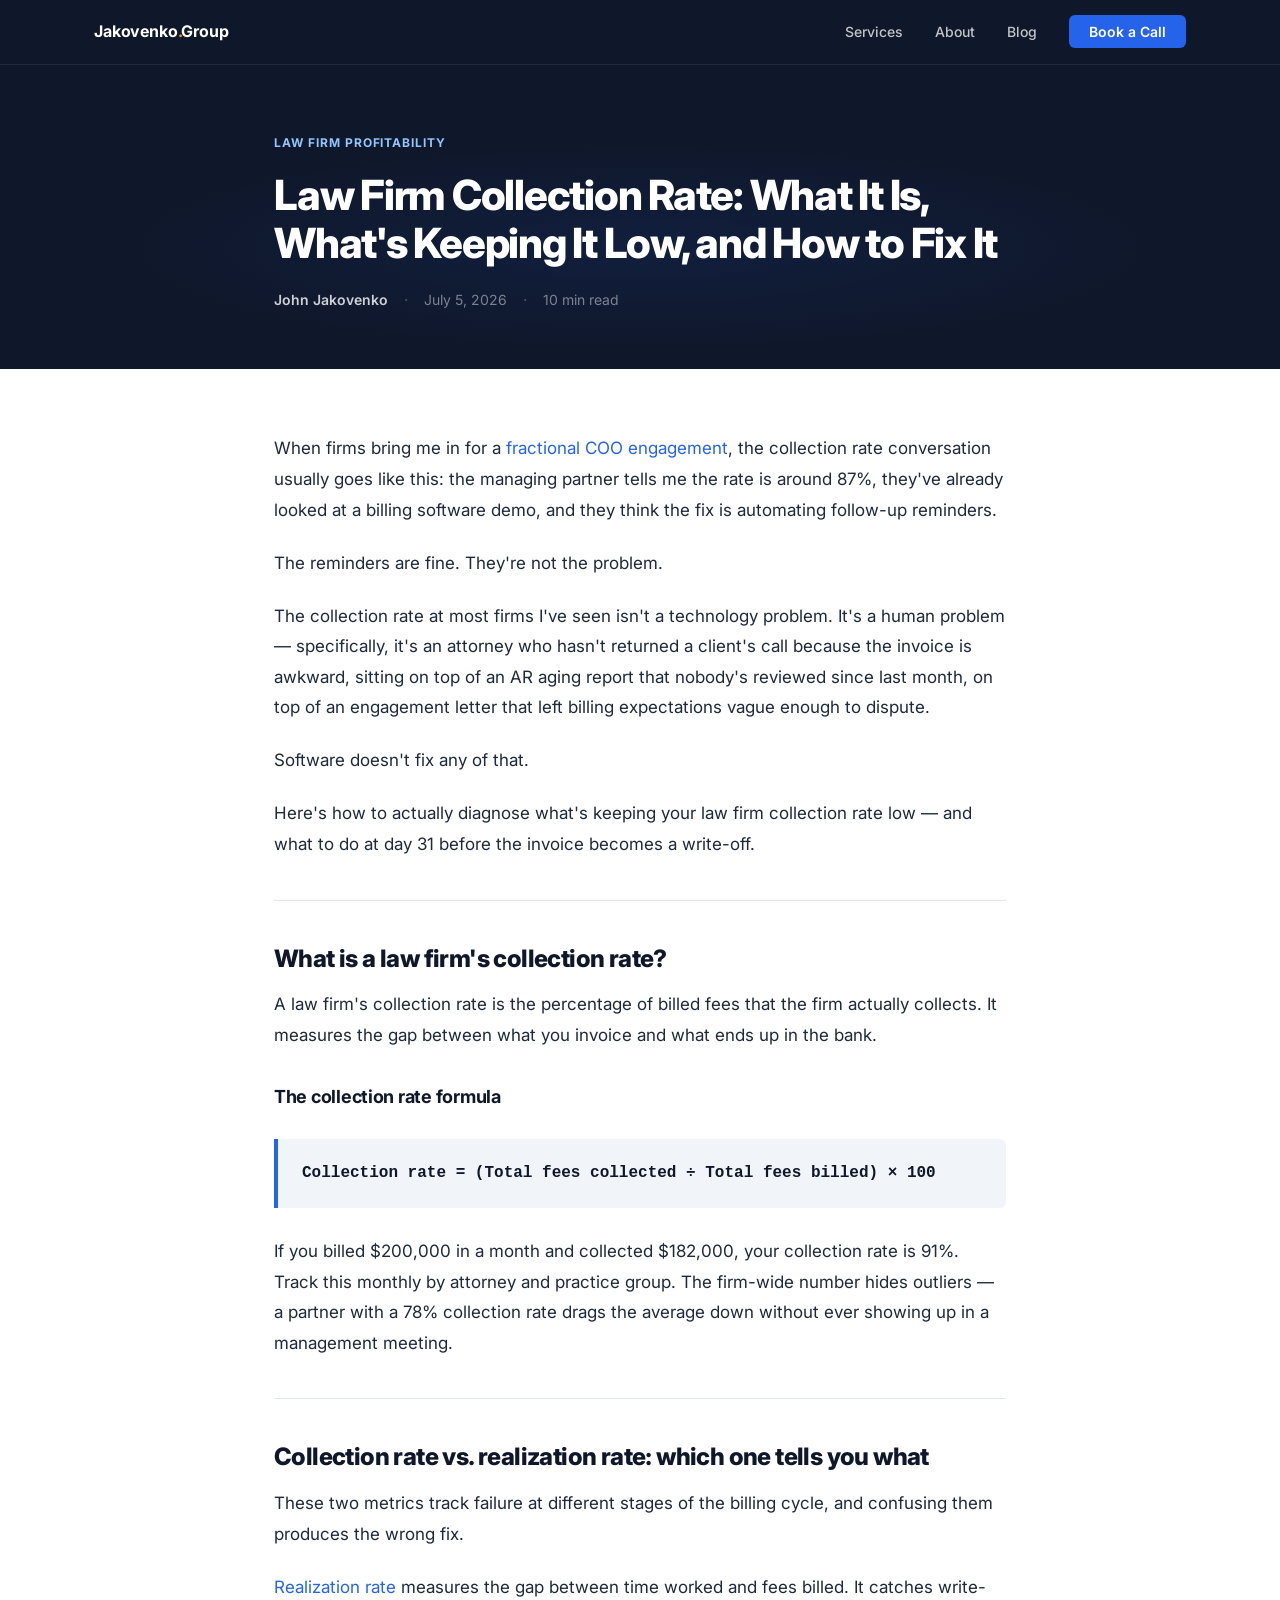
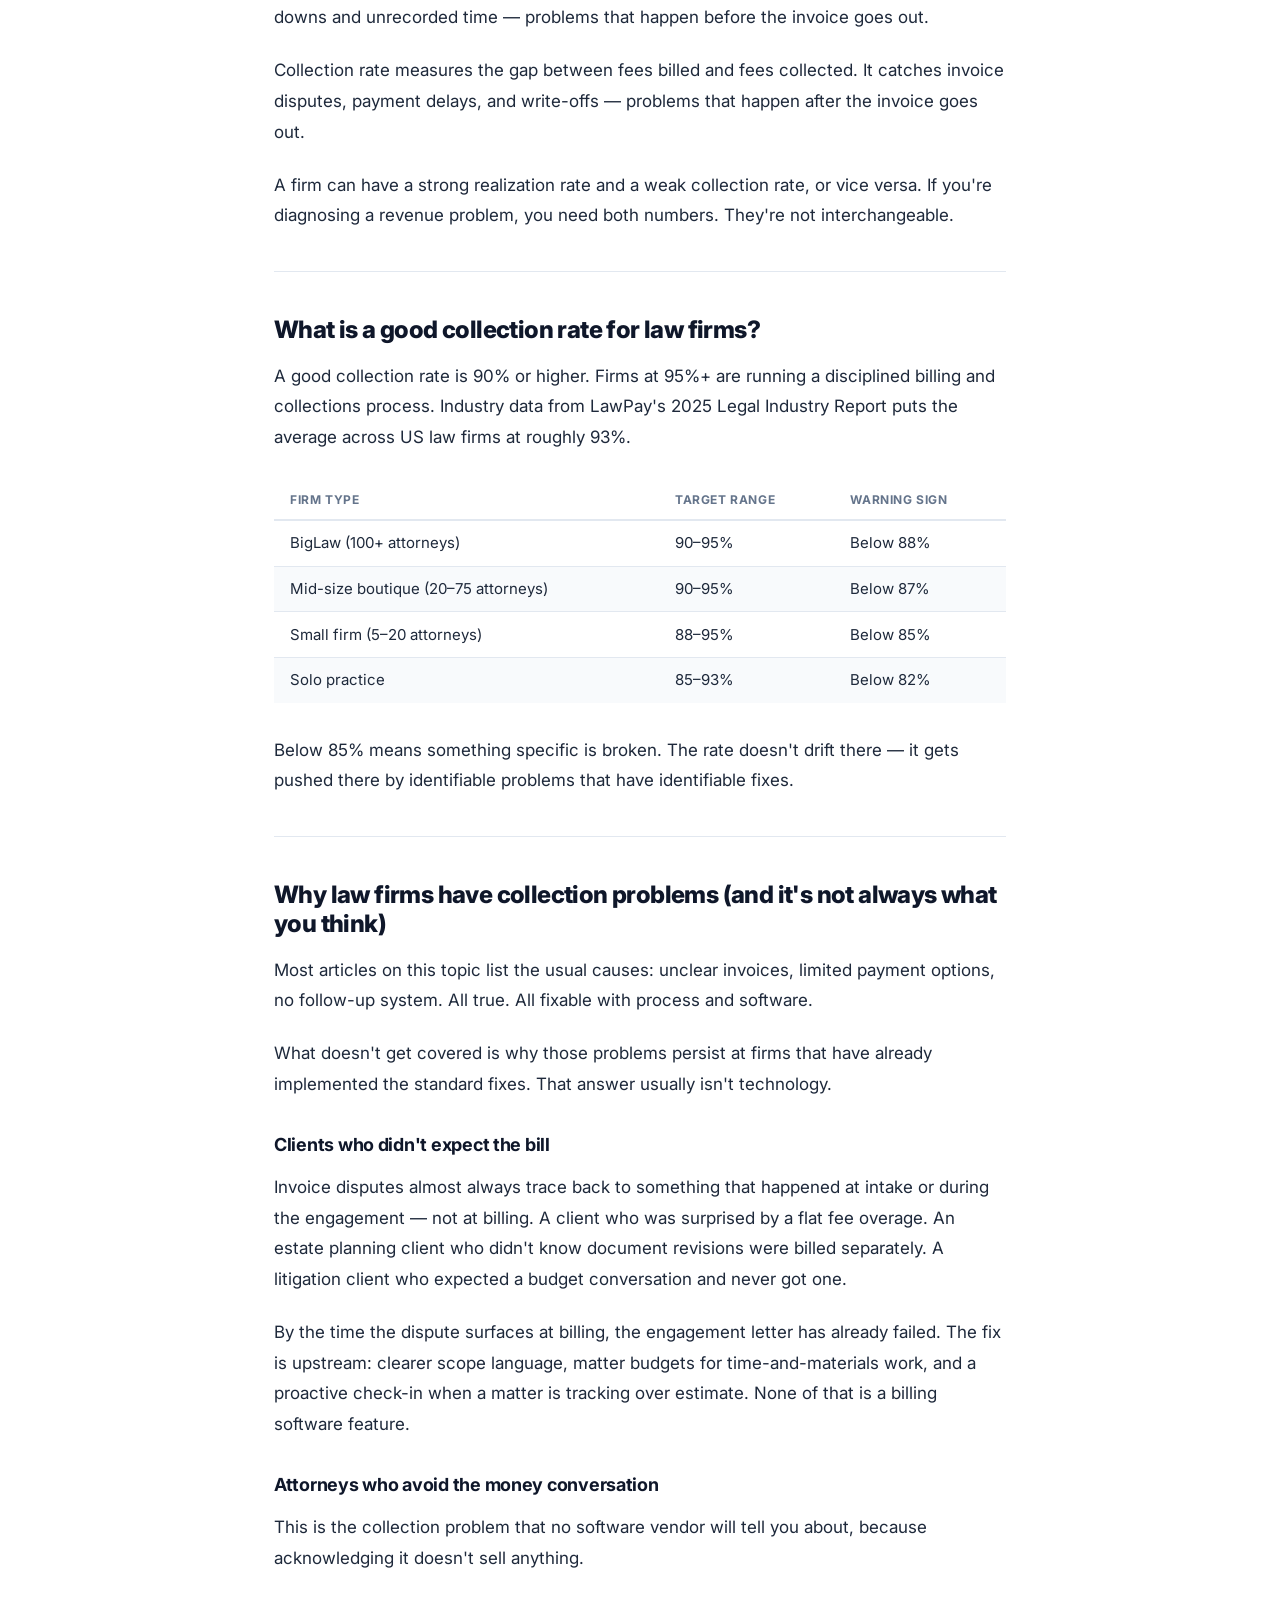
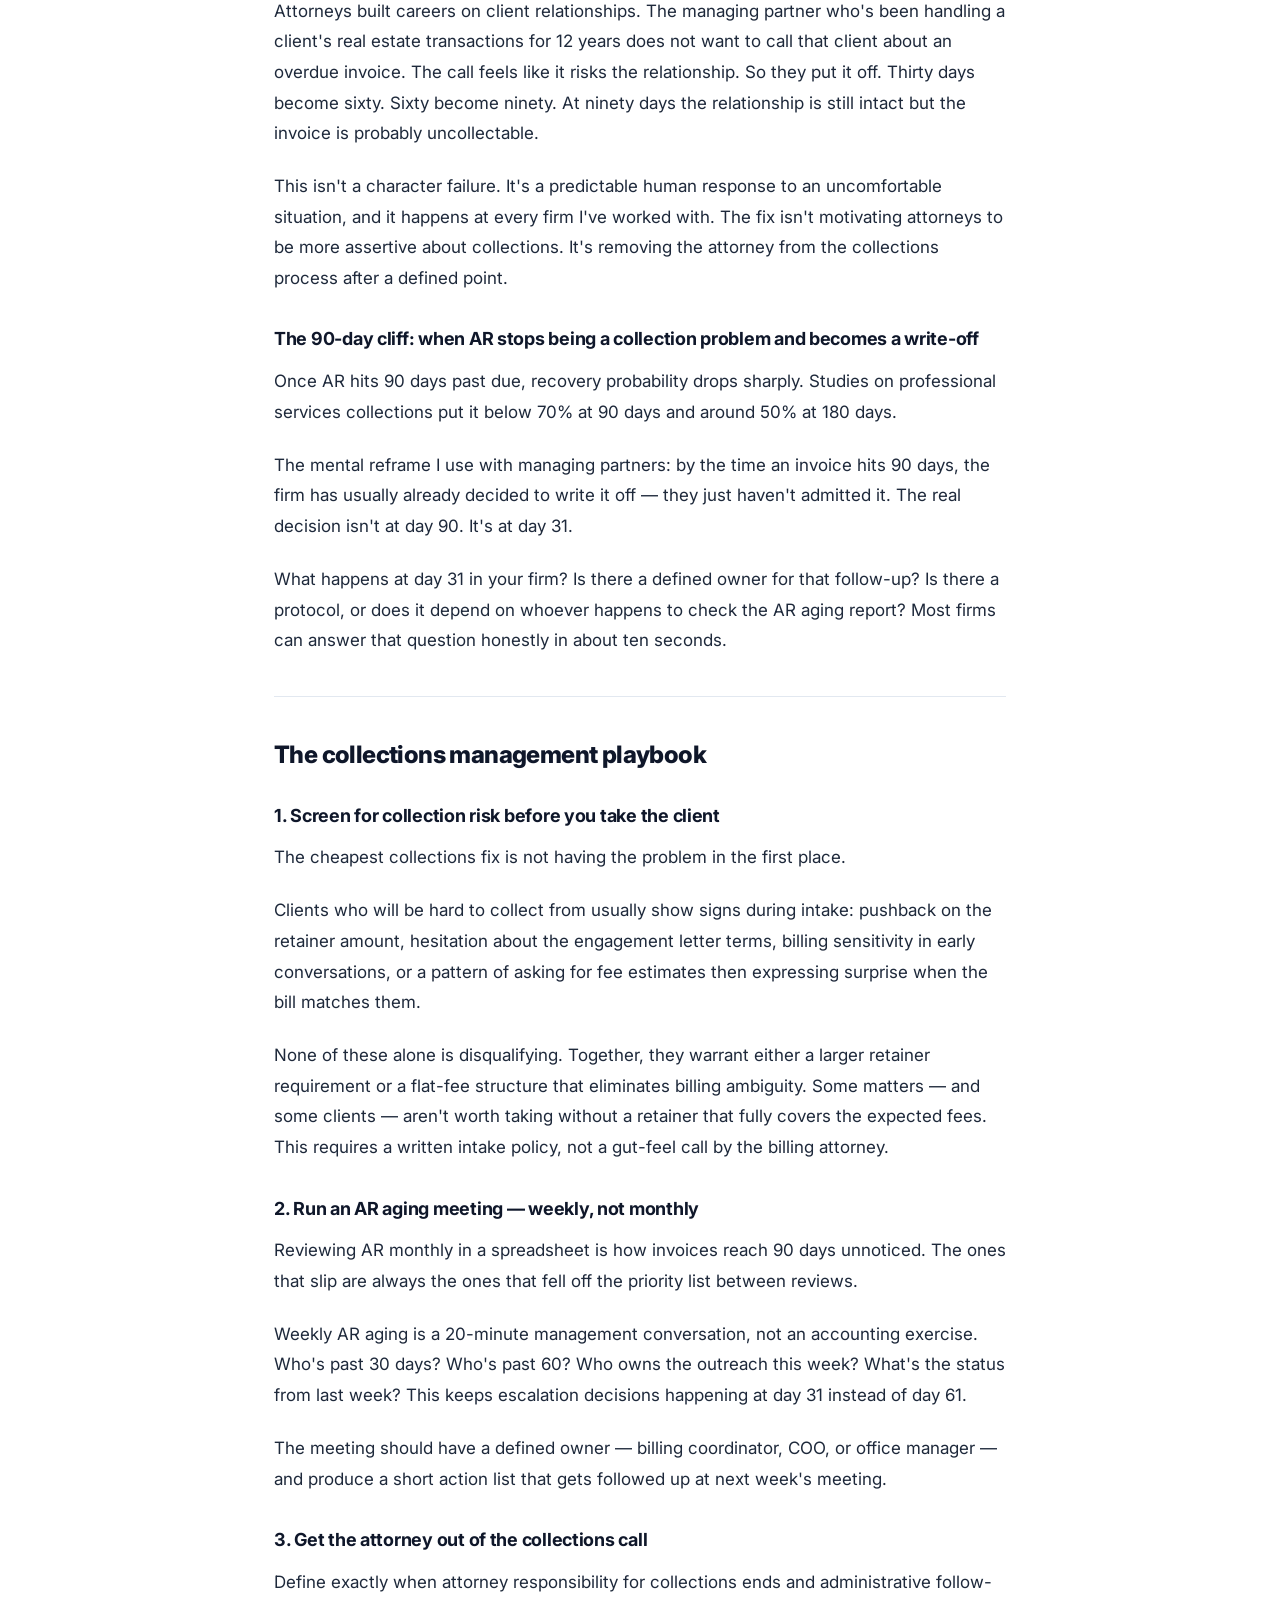
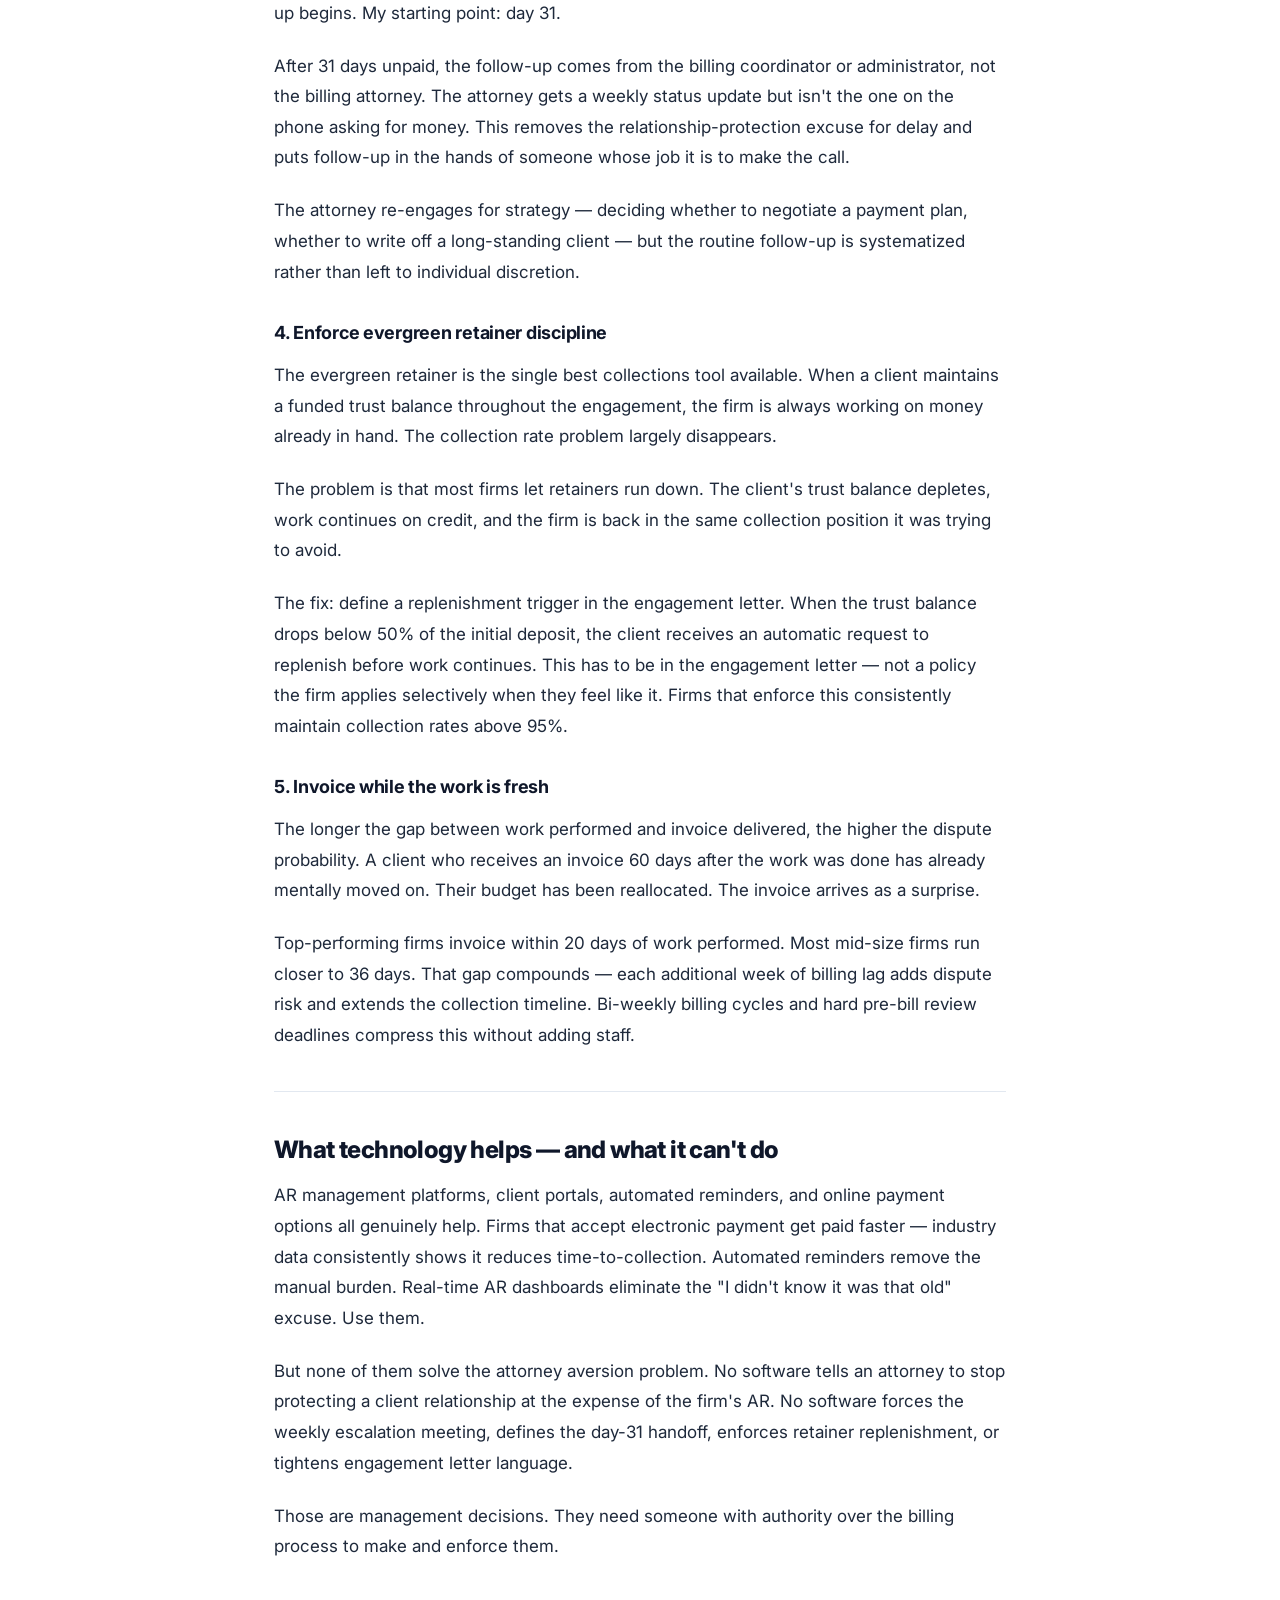
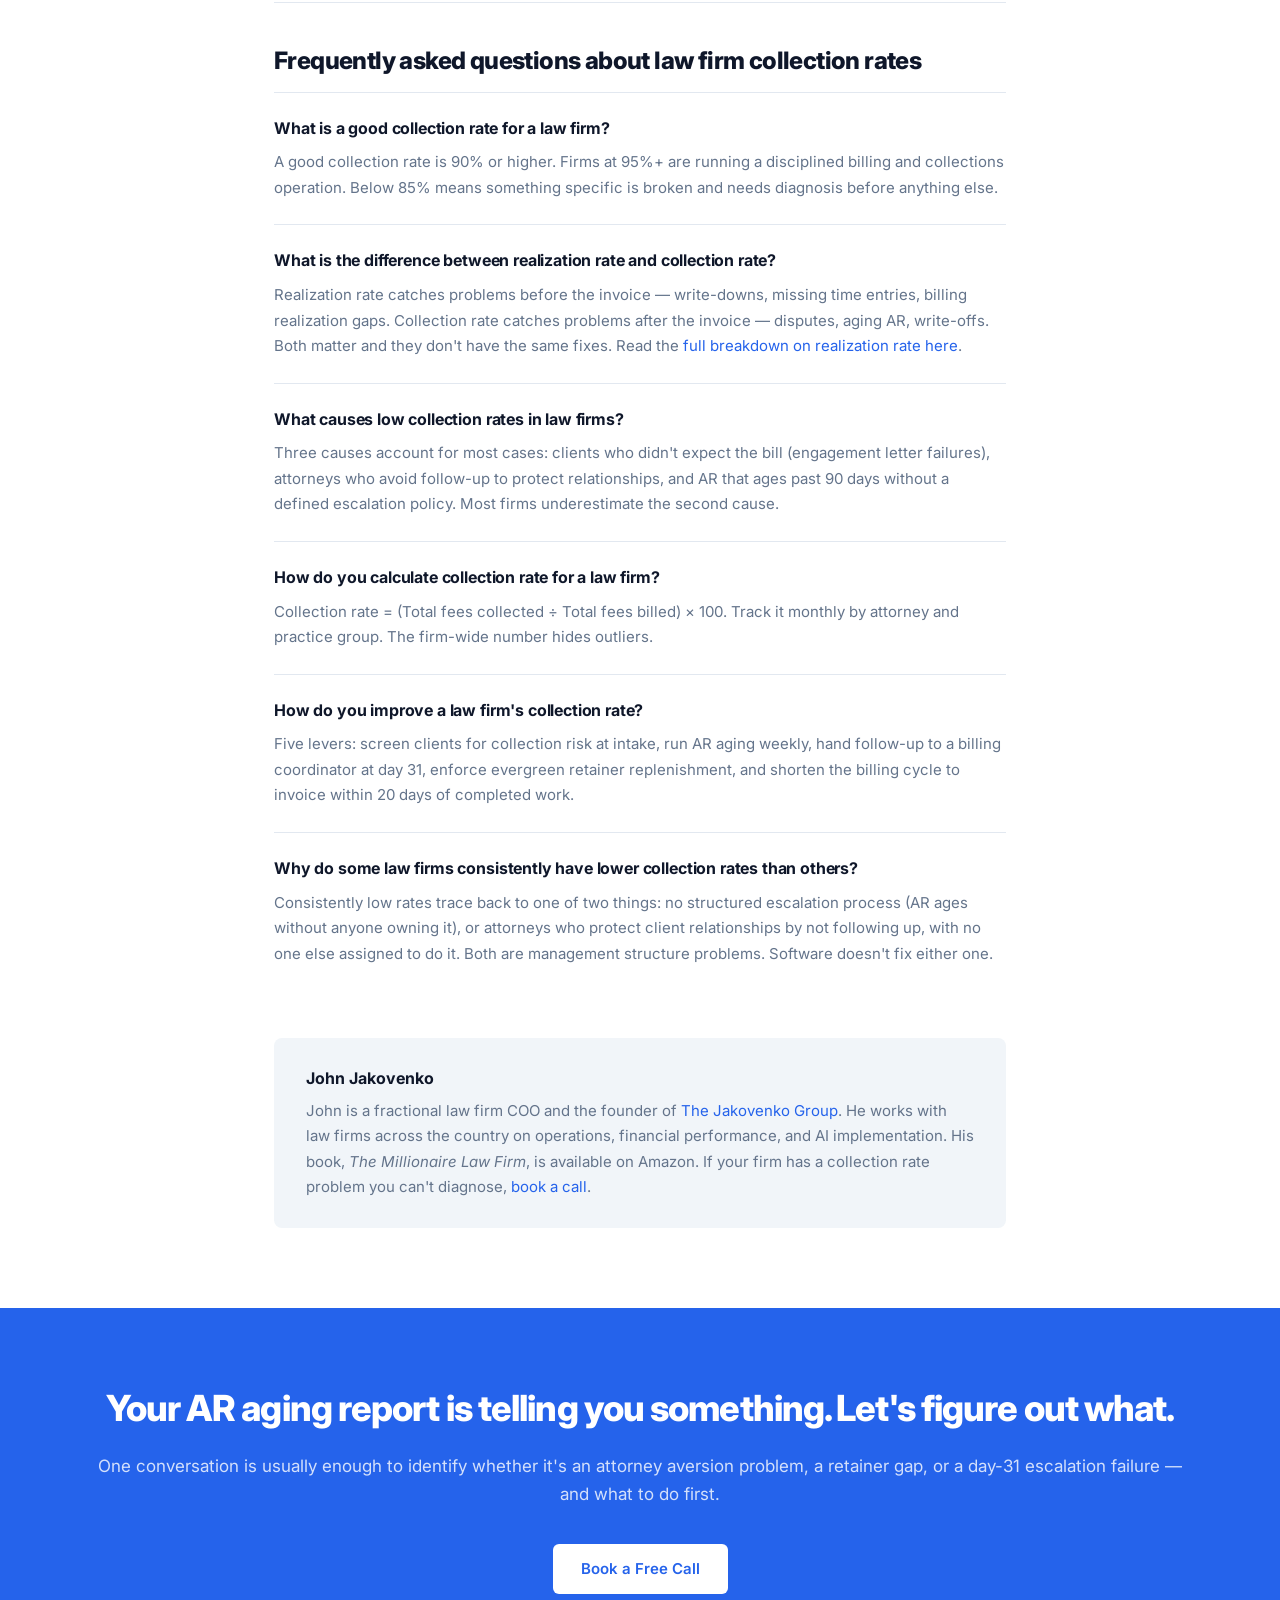
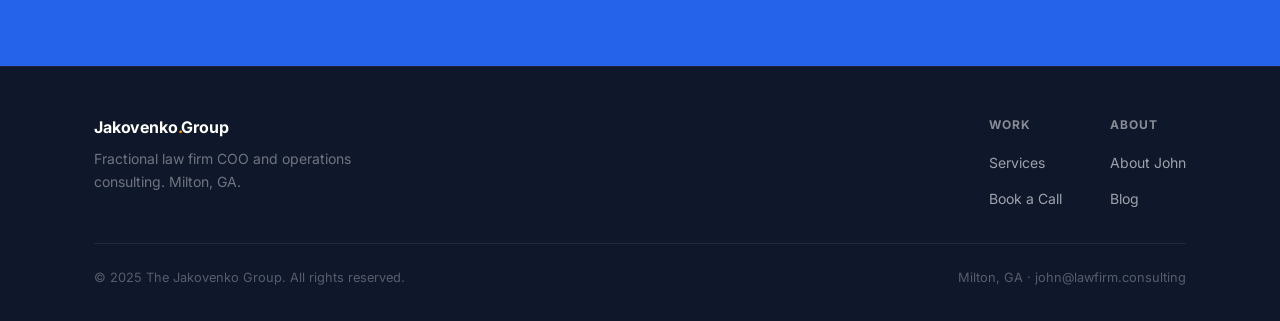
<file: blog/law-firm-collection-rate.html>
<!DOCTYPE html>
<html lang="en">
<head>
  <meta charset="UTF-8">
  <meta name="viewport" content="width=device-width, initial-scale=1.0">
  <title>Law Firm Collection Rate: What It Is and How to Fix It</title>
  <meta name="description" content="Most law firms with collection problems aren't fixing the right thing. Here's how to diagnose what's keeping your rate low and what to do at day 31.">
  <link rel="canonical" href="https://lawfirm.consulting/blog/law-firm-collection-rate">
  <meta property="og:title" content="Law Firm Collection Rate: What It Is and How to Fix It">
  <meta property="og:description" content="Most law firms with collection problems aren't fixing the right thing. Here's how to diagnose what's keeping your rate low and what to do at day 31.">
  <meta property="og:type" content="article">
  <meta property="og:url" content="https://lawfirm.consulting/blog/law-firm-collection-rate">
  <meta property="article:published_time" content="2026-07-05">
  <meta property="article:author" content="John Jakovenko">
  <link rel="preconnect" href="https://fonts.googleapis.com">
  <link rel="preconnect" href="https://fonts.gstatic.com" crossorigin>
  <link href="https://fonts.googleapis.com/css2?family=Inter:wght@400;500;600;700;800&display=swap" rel="stylesheet">
  <link rel="stylesheet" href="../style.css">

  <script type="application/ld+json">
  {
    "@context": "https://schema.org",
    "@graph": [
      {
        "@type": "Article",
        "headline": "Law Firm Collection Rate: What It Is, What's Keeping It Low, and How to Fix It",
        "description": "A management guide to diagnosing and improving law firm collection rates — written by a fractional COO who has worked with 100+ firms.",
        "author": {
          "@type": "Person",
          "name": "John Jakovenko",
          "jobTitle": "Fractional Law Firm COO",
          "url": "https://lawfirm.consulting/about"
        },
        "publisher": {
          "@type": "Organization",
          "name": "The Jakovenko Group",
          "url": "https://lawfirm.consulting"
        },
        "datePublished": "2026-07-05",
        "dateModified": "2026-07-05",
        "url": "https://lawfirm.consulting/blog/law-firm-collection-rate",
        "mainEntityOfPage": "https://lawfirm.consulting/blog/law-firm-collection-rate"
      },
      {
        "@type": "FAQPage",
        "mainEntity": [
          {
            "@type": "Question",
            "name": "What is a good collection rate for a law firm?",
            "acceptedAnswer": {
              "@type": "Answer",
              "text": "A good collection rate for a law firm is 90% or higher. Firms at 95%+ are running a tight billing operation. Anything below 85% needs diagnosis — not more software, but a real look at why invoices are aging and who isn't following up."
            }
          },
          {
            "@type": "Question",
            "name": "What is the difference between realization rate and collection rate?",
            "acceptedAnswer": {
              "@type": "Answer",
              "text": "Realization rate measures how much of the time worked gets billed — it catches write-downs and missing time entries. Collection rate measures how much of what you billed you actually collected. They track different failure points: realization breaks happen before the invoice; collection rate breaks happen after it."
            }
          },
          {
            "@type": "Question",
            "name": "What causes low collection rates in law firms?",
            "acceptedAnswer": {
              "@type": "Answer",
              "text": "The three most common causes are: clients who didn't expect the bill (engagement letter or scope failures), attorneys who avoid the follow-up call to protect the client relationship, and AR that ages past 90 days without a firm escalation policy. Most firms underestimate the second cause."
            }
          },
          {
            "@type": "Question",
            "name": "How do you calculate collection rate for a law firm?",
            "acceptedAnswer": {
              "@type": "Answer",
              "text": "Collection rate = (Total fees collected ÷ Total fees billed) × 100. If you billed $200,000 and collected $182,000, your collection rate is 91%. Track this monthly by attorney and by practice group — the firm-wide number hides outliers."
            }
          },
          {
            "@type": "Question",
            "name": "How do you improve a law firm's collection rate?",
            "acceptedAnswer": {
              "@type": "Answer",
              "text": "Five levers matter most: screen clients for collection risk before taking the matter, run AR aging as a weekly management conversation (not a monthly spreadsheet), hand off follow-up to a billing coordinator at day 31 so attorneys aren't the ones making the collections call, enforce evergreen retainer replenishment, and shorten the billing cycle so invoices land while the work is still fresh in the client's mind."
            }
          },
          {
            "@type": "Question",
            "name": "Why do some law firms consistently have lower collection rates than others?",
            "acceptedAnswer": {
              "@type": "Answer",
              "text": "Consistently low collection rates almost always trace back to one of two things: no structured escalation process (so AR ages without anyone owning the decision), or attorneys who protect client relationships by not following up, with no one else assigned to do it. Both are management structure problems. Software alone doesn't fix either one."
            }
          }
        ]
      }
    ]
  }
  </script>

  <style>
    .article-hero { background: var(--dark); padding: 64px 0 56px; position: relative; overflow: hidden; }
    .article-hero::before { content: ''; position: absolute; inset: 0; background: radial-gradient(ellipse 60% 50% at 50% 60%, rgba(37,99,235,0.1) 0%, transparent 70%); pointer-events: none; }
    .article-hero .container { position: relative; max-width: 780px; }
    .article-category { display: inline-block; font-size: 0.75rem; font-weight: 700; letter-spacing: 0.08em; text-transform: uppercase; color: #93c5fd; margin-bottom: 20px; }
    .article-hero h1 { font-size: clamp(1.75rem, 3.5vw, 2.6rem); font-weight: 800; color: var(--white); line-height: 1.15; letter-spacing: -0.03em; margin-bottom: 20px; }
    .article-byline { display: flex; align-items: center; gap: 16px; flex-wrap: wrap; }
    .byline-author { font-size: 0.875rem; font-weight: 600; color: rgba(255,255,255,0.8); }
    .byline-sep { color: rgba(255,255,255,0.25); }
    .byline-date, .byline-read { font-size: 0.875rem; color: rgba(255,255,255,0.45); }
    .article-body { padding: 64px 0 80px; }
    .article-body .container { max-width: 780px; }
    .prose p { font-size: 1.0625rem; color: var(--text); line-height: 1.8; margin-bottom: 1.4rem; }
    .prose h2 { font-size: 1.5rem; font-weight: 800; color: var(--dark); letter-spacing: -0.025em; line-height: 1.2; margin-top: 2.75rem; margin-bottom: 1rem; }
    .prose h3 { font-size: 1.125rem; font-weight: 700; color: var(--dark); letter-spacing: -0.015em; margin-top: 2rem; margin-bottom: 0.75rem; }
    .prose hr { border: none; border-top: 1px solid var(--border); margin: 2.5rem 0; }
    .prose strong { font-weight: 700; color: var(--dark); }
    .prose em { font-style: italic; }
    .prose a { color: var(--accent); }
    .prose a:hover { text-decoration: underline; }
    .prose ol { margin: 0 0 1.4rem 1.5rem; font-size: 1.0625rem; color: var(--text); line-height: 1.75; }
    .prose ol li { margin-bottom: 0.4rem; }
    .prose table { width: 100%; border-collapse: collapse; font-size: 0.9375rem; margin: 1.75rem 0 2rem; }
    .prose table thead th { text-align: left; font-size: 0.75rem; font-weight: 700; text-transform: uppercase; letter-spacing: 0.05em; color: var(--muted); padding: 0.6rem 1rem; border-bottom: 2px solid var(--border); }
    .prose table tbody td { padding: 0.65rem 1rem; border-bottom: 1px solid var(--border); color: var(--text); }
    .prose table tbody tr:last-child td { border-bottom: none; }
    .prose table tbody tr:nth-child(even) td { background: #f8fafc; }
    .formula-box { background: #f1f5f9; border-left: 4px solid var(--accent); border-radius: 0 6px 6px 0; padding: 20px 24px; margin: 1.75rem 0; }
    .formula-box p { font-size: 1rem; font-weight: 600; color: var(--dark); margin: 0; font-family: 'Courier New', monospace; }
    .faq-item { border-top: 1px solid var(--border); padding: 1.5rem 0; }
    .faq-item:last-child { border-bottom: 1px solid var(--border); }
    .faq-item h3 { font-size: 1rem; font-weight: 700; color: var(--dark); margin: 0 0 0.65rem; letter-spacing: -0.01em; line-height: 1.4; }
    .faq-item p { font-size: 0.9375rem; color: var(--muted); line-height: 1.7; margin: 0; }
    .faq-item a { color: var(--accent); }
    .author-bio { background: var(--light); border-radius: 8px; padding: 28px 32px; margin-top: 3rem; }
    .author-bio-text strong { color: var(--dark); font-size: 1rem; display: block; margin-bottom: 6px; }
    .author-bio-text p { font-size: 0.9375rem; color: var(--muted); line-height: 1.7; margin: 0; }
    .author-bio-text a { color: var(--accent); }
    @media (max-width: 768px) { .prose h2 { font-size: 1.3rem; } }
  </style>
</head>
<body>

<nav>
  <div class="container nav-inner">
    <a href="/" class="nav-logo">Jakovenko<span>.</span>Group</a>
    <ul class="nav-links">
      <li><a href="/services.html">Services</a></li>
      <li><a href="/about.html">About</a></li>
      <li><a href="/blog.html">Blog</a></li>
      <li><a href="/contact.html" class="nav-cta">Book a Call</a></li>
    </ul>
  </div>
</nav>

<div class="article-hero">
  <div class="container">
    <span class="article-category">Law Firm Profitability</span>
    <h1>Law Firm Collection Rate: What It Is, What's Keeping It Low, and How to Fix It</h1>
    <div class="article-byline">
      <span class="byline-author">John Jakovenko</span>
      <span class="byline-sep">·</span>
      <span class="byline-date">July 5, 2026</span>
      <span class="byline-sep">·</span>
      <span class="byline-read">10 min read</span>
    </div>
  </div>
</div>

<div class="article-body">
  <div class="container">
    <div class="prose">

      <p>When firms bring me in for a <a href="/services.html">fractional COO engagement</a>, the collection rate conversation usually goes like this: the managing partner tells me the rate is around 87%, they've already looked at a billing software demo, and they think the fix is automating follow-up reminders.</p>

      <p>The reminders are fine. They're not the problem.</p>

      <p>The collection rate at most firms I've seen isn't a technology problem. It's a human problem — specifically, it's an attorney who hasn't returned a client's call because the invoice is awkward, sitting on top of an AR aging report that nobody's reviewed since last month, on top of an engagement letter that left billing expectations vague enough to dispute.</p>

      <p>Software doesn't fix any of that.</p>

      <p>Here's how to actually diagnose what's keeping your law firm collection rate low — and what to do at day 31 before the invoice becomes a write-off.</p>

      <hr>

      <h2>What is a law firm's collection rate?</h2>

      <p>A law firm's collection rate is the percentage of billed fees that the firm actually collects. It measures the gap between what you invoice and what ends up in the bank.</p>

      <h3>The collection rate formula</h3>

      <div class="formula-box">
        <p>Collection rate = (Total fees collected ÷ Total fees billed) × 100</p>
      </div>

      <p>If you billed $200,000 in a month and collected $182,000, your collection rate is 91%. Track this monthly by attorney and practice group. The firm-wide number hides outliers — a partner with a 78% collection rate drags the average down without ever showing up in a management meeting.</p>

      <hr>

      <h2>Collection rate vs. realization rate: which one tells you what</h2>

      <p>These two metrics track failure at different stages of the billing cycle, and confusing them produces the wrong fix.</p>

      <p><a href="/blog/law-firm-realization-rate">Realization rate</a> measures the gap between time worked and fees billed. It catches write-downs and unrecorded time — problems that happen before the invoice goes out.</p>

      <p>Collection rate measures the gap between fees billed and fees collected. It catches invoice disputes, payment delays, and write-offs — problems that happen after the invoice goes out.</p>

      <p>A firm can have a strong realization rate and a weak collection rate, or vice versa. If you're diagnosing a revenue problem, you need both numbers. They're not interchangeable.</p>

      <hr>

      <h2>What is a good collection rate for law firms?</h2>

      <p>A good collection rate is 90% or higher. Firms at 95%+ are running a disciplined billing and collections process. Industry data from LawPay's 2025 Legal Industry Report puts the average across US law firms at roughly 93%.</p>

      <table>
        <thead>
          <tr><th>Firm Type</th><th>Target Range</th><th>Warning Sign</th></tr>
        </thead>
        <tbody>
          <tr><td>BigLaw (100+ attorneys)</td><td>90–95%</td><td>Below 88%</td></tr>
          <tr><td>Mid-size boutique (20–75 attorneys)</td><td>90–95%</td><td>Below 87%</td></tr>
          <tr><td>Small firm (5–20 attorneys)</td><td>88–95%</td><td>Below 85%</td></tr>
          <tr><td>Solo practice</td><td>85–93%</td><td>Below 82%</td></tr>
        </tbody>
      </table>

      <p>Below 85% means something specific is broken. The rate doesn't drift there — it gets pushed there by identifiable problems that have identifiable fixes.</p>

      <hr>

      <h2>Why law firms have collection problems (and it's not always what you think)</h2>

      <p>Most articles on this topic list the usual causes: unclear invoices, limited payment options, no follow-up system. All true. All fixable with process and software.</p>

      <p>What doesn't get covered is why those problems persist at firms that have already implemented the standard fixes. That answer usually isn't technology.</p>

      <h3>Clients who didn't expect the bill</h3>

      <p>Invoice disputes almost always trace back to something that happened at intake or during the engagement — not at billing. A client who was surprised by a flat fee overage. An estate planning client who didn't know document revisions were billed separately. A litigation client who expected a budget conversation and never got one.</p>

      <p>By the time the dispute surfaces at billing, the engagement letter has already failed. The fix is upstream: clearer scope language, matter budgets for time-and-materials work, and a proactive check-in when a matter is tracking over estimate. None of that is a billing software feature.</p>

      <h3>Attorneys who avoid the money conversation</h3>

      <p>This is the collection problem that no software vendor will tell you about, because acknowledging it doesn't sell anything.</p>

      <p>Attorneys built careers on client relationships. The managing partner who's been handling a client's real estate transactions for 12 years does not want to call that client about an overdue invoice. The call feels like it risks the relationship. So they put it off. Thirty days become sixty. Sixty become ninety. At ninety days the relationship is still intact but the invoice is probably uncollectable.</p>

      <p>This isn't a character failure. It's a predictable human response to an uncomfortable situation, and it happens at every firm I've worked with. The fix isn't motivating attorneys to be more assertive about collections. It's removing the attorney from the collections process after a defined point.</p>

      <h3>The 90-day cliff: when AR stops being a collection problem and becomes a write-off</h3>

      <p>Once AR hits 90 days past due, recovery probability drops sharply. Studies on professional services collections put it below 70% at 90 days and around 50% at 180 days.</p>

      <p>The mental reframe I use with managing partners: by the time an invoice hits 90 days, the firm has usually already decided to write it off — they just haven't admitted it. The real decision isn't at day 90. It's at day 31.</p>

      <p>What happens at day 31 in your firm? Is there a defined owner for that follow-up? Is there a protocol, or does it depend on whoever happens to check the AR aging report? Most firms can answer that question honestly in about ten seconds.</p>

      <hr>

      <h2>The collections management playbook</h2>

      <h3>1. Screen for collection risk before you take the client</h3>

      <p>The cheapest collections fix is not having the problem in the first place.</p>

      <p>Clients who will be hard to collect from usually show signs during intake: pushback on the retainer amount, hesitation about the engagement letter terms, billing sensitivity in early conversations, or a pattern of asking for fee estimates then expressing surprise when the bill matches them.</p>

      <p>None of these alone is disqualifying. Together, they warrant either a larger retainer requirement or a flat-fee structure that eliminates billing ambiguity. Some matters — and some clients — aren't worth taking without a retainer that fully covers the expected fees. This requires a written intake policy, not a gut-feel call by the billing attorney.</p>

      <h3>2. Run an AR aging meeting — weekly, not monthly</h3>

      <p>Reviewing AR monthly in a spreadsheet is how invoices reach 90 days unnoticed. The ones that slip are always the ones that fell off the priority list between reviews.</p>

      <p>Weekly AR aging is a 20-minute management conversation, not an accounting exercise. Who's past 30 days? Who's past 60? Who owns the outreach this week? What's the status from last week? This keeps escalation decisions happening at day 31 instead of day 61.</p>

      <p>The meeting should have a defined owner — billing coordinator, COO, or office manager — and produce a short action list that gets followed up at next week's meeting.</p>

      <h3>3. Get the attorney out of the collections call</h3>

      <p>Define exactly when attorney responsibility for collections ends and administrative follow-up begins. My starting point: day 31.</p>

      <p>After 31 days unpaid, the follow-up comes from the billing coordinator or administrator, not the billing attorney. The attorney gets a weekly status update but isn't the one on the phone asking for money. This removes the relationship-protection excuse for delay and puts follow-up in the hands of someone whose job it is to make the call.</p>

      <p>The attorney re-engages for strategy — deciding whether to negotiate a payment plan, whether to write off a long-standing client — but the routine follow-up is systematized rather than left to individual discretion.</p>

      <h3>4. Enforce evergreen retainer discipline</h3>

      <p>The evergreen retainer is the single best collections tool available. When a client maintains a funded trust balance throughout the engagement, the firm is always working on money already in hand. The collection rate problem largely disappears.</p>

      <p>The problem is that most firms let retainers run down. The client's trust balance depletes, work continues on credit, and the firm is back in the same collection position it was trying to avoid.</p>

      <p>The fix: define a replenishment trigger in the engagement letter. When the trust balance drops below 50% of the initial deposit, the client receives an automatic request to replenish before work continues. This has to be in the engagement letter — not a policy the firm applies selectively when they feel like it. Firms that enforce this consistently maintain collection rates above 95%.</p>

      <h3>5. Invoice while the work is fresh</h3>

      <p>The longer the gap between work performed and invoice delivered, the higher the dispute probability. A client who receives an invoice 60 days after the work was done has already mentally moved on. Their budget has been reallocated. The invoice arrives as a surprise.</p>

      <p>Top-performing firms invoice within 20 days of work performed. Most mid-size firms run closer to 36 days. That gap compounds — each additional week of billing lag adds dispute risk and extends the collection timeline. Bi-weekly billing cycles and hard pre-bill review deadlines compress this without adding staff.</p>

      <hr>

      <h2>What technology helps — and what it can't do</h2>

      <p>AR management platforms, client portals, automated reminders, and online payment options all genuinely help. Firms that accept electronic payment get paid faster — industry data consistently shows it reduces time-to-collection. Automated reminders remove the manual burden. Real-time AR dashboards eliminate the "I didn't know it was that old" excuse. Use them.</p>

      <p>But none of them solve the attorney aversion problem. No software tells an attorney to stop protecting a client relationship at the expense of the firm's AR. No software forces the weekly escalation meeting, defines the day-31 handoff, enforces retainer replenishment, or tightens engagement letter language.</p>

      <p>Those are management decisions. They need someone with authority over the billing process to make and enforce them.</p>

      <hr>

      <h2>Frequently asked questions about law firm collection rates</h2>

      <div class="faq-item">
        <h3>What is a good collection rate for a law firm?</h3>
        <p>A good collection rate is 90% or higher. Firms at 95%+ are running a disciplined billing and collections operation. Below 85% means something specific is broken and needs diagnosis before anything else.</p>
      </div>

      <div class="faq-item">
        <h3>What is the difference between realization rate and collection rate?</h3>
        <p>Realization rate catches problems before the invoice — write-downs, missing time entries, billing realization gaps. Collection rate catches problems after the invoice — disputes, aging AR, write-offs. Both matter and they don't have the same fixes. Read the <a href="/blog/law-firm-realization-rate">full breakdown on realization rate here</a>.</p>
      </div>

      <div class="faq-item">
        <h3>What causes low collection rates in law firms?</h3>
        <p>Three causes account for most cases: clients who didn't expect the bill (engagement letter failures), attorneys who avoid follow-up to protect relationships, and AR that ages past 90 days without a defined escalation policy. Most firms underestimate the second cause.</p>
      </div>

      <div class="faq-item">
        <h3>How do you calculate collection rate for a law firm?</h3>
        <p>Collection rate = (Total fees collected ÷ Total fees billed) × 100. Track it monthly by attorney and practice group. The firm-wide number hides outliers.</p>
      </div>

      <div class="faq-item">
        <h3>How do you improve a law firm's collection rate?</h3>
        <p>Five levers: screen clients for collection risk at intake, run AR aging weekly, hand follow-up to a billing coordinator at day 31, enforce evergreen retainer replenishment, and shorten the billing cycle to invoice within 20 days of completed work.</p>
      </div>

      <div class="faq-item">
        <h3>Why do some law firms consistently have lower collection rates than others?</h3>
        <p>Consistently low rates trace back to one of two things: no structured escalation process (AR ages without anyone owning it), or attorneys who protect client relationships by not following up, with no one else assigned to do it. Both are management structure problems. Software doesn't fix either one.</p>
      </div>

      <div class="author-bio">
        <div class="author-bio-text">
          <strong>John Jakovenko</strong>
          <p>John is a fractional law firm COO and the founder of <a href="https://lawfirm.consulting">The Jakovenko Group</a>. He works with law firms across the country on operations, financial performance, and AI implementation. His book, <em>The Millionaire Law Firm</em>, is available on Amazon. If your firm has a collection rate problem you can't diagnose, <a href="/contact.html">book a call</a>.</p>
        </div>
      </div>

    </div>
  </div>
</div>

<div class="cta-band">
  <div class="container">
    <h2>Your AR aging report is telling you something. Let's figure out what.</h2>
    <p>One conversation is usually enough to identify whether it's an attorney aversion problem, a retainer gap, or a day-31 escalation failure — and what to do first.</p>
    <a href="/contact.html" class="btn btn-white">Book a Free Call</a>
  </div>
</div>

<footer>
  <div class="container">
    <div class="footer-inner">
      <div class="footer-brand">
        <a href="/" class="nav-logo">Jakovenko<span>.</span>Group</a>
        <p>Fractional law firm COO and operations consulting. Milton, GA.</p>
      </div>
      <div class="footer-links">
        <div class="footer-col">
          <h5>Work</h5>
          <ul>
            <li><a href="/services.html">Services</a></li>
            <li><a href="/contact.html">Book a Call</a></li>
          </ul>
        </div>
        <div class="footer-col">
          <h5>About</h5>
          <ul>
            <li><a href="/about.html">About John</a></li>
            <li><a href="/blog.html">Blog</a></li>
          </ul>
        </div>
      </div>
    </div>
    <div class="footer-bottom">
      <p>© 2025 The Jakovenko Group. All rights reserved.</p>
      <p>Milton, GA · <a href="mailto:john@lawfirm.consulting" style="color: rgba(255,255,255,0.3);">john@lawfirm.consulting</a></p>
    </div>
  </div>
</footer>

</body>
</html>
</file>
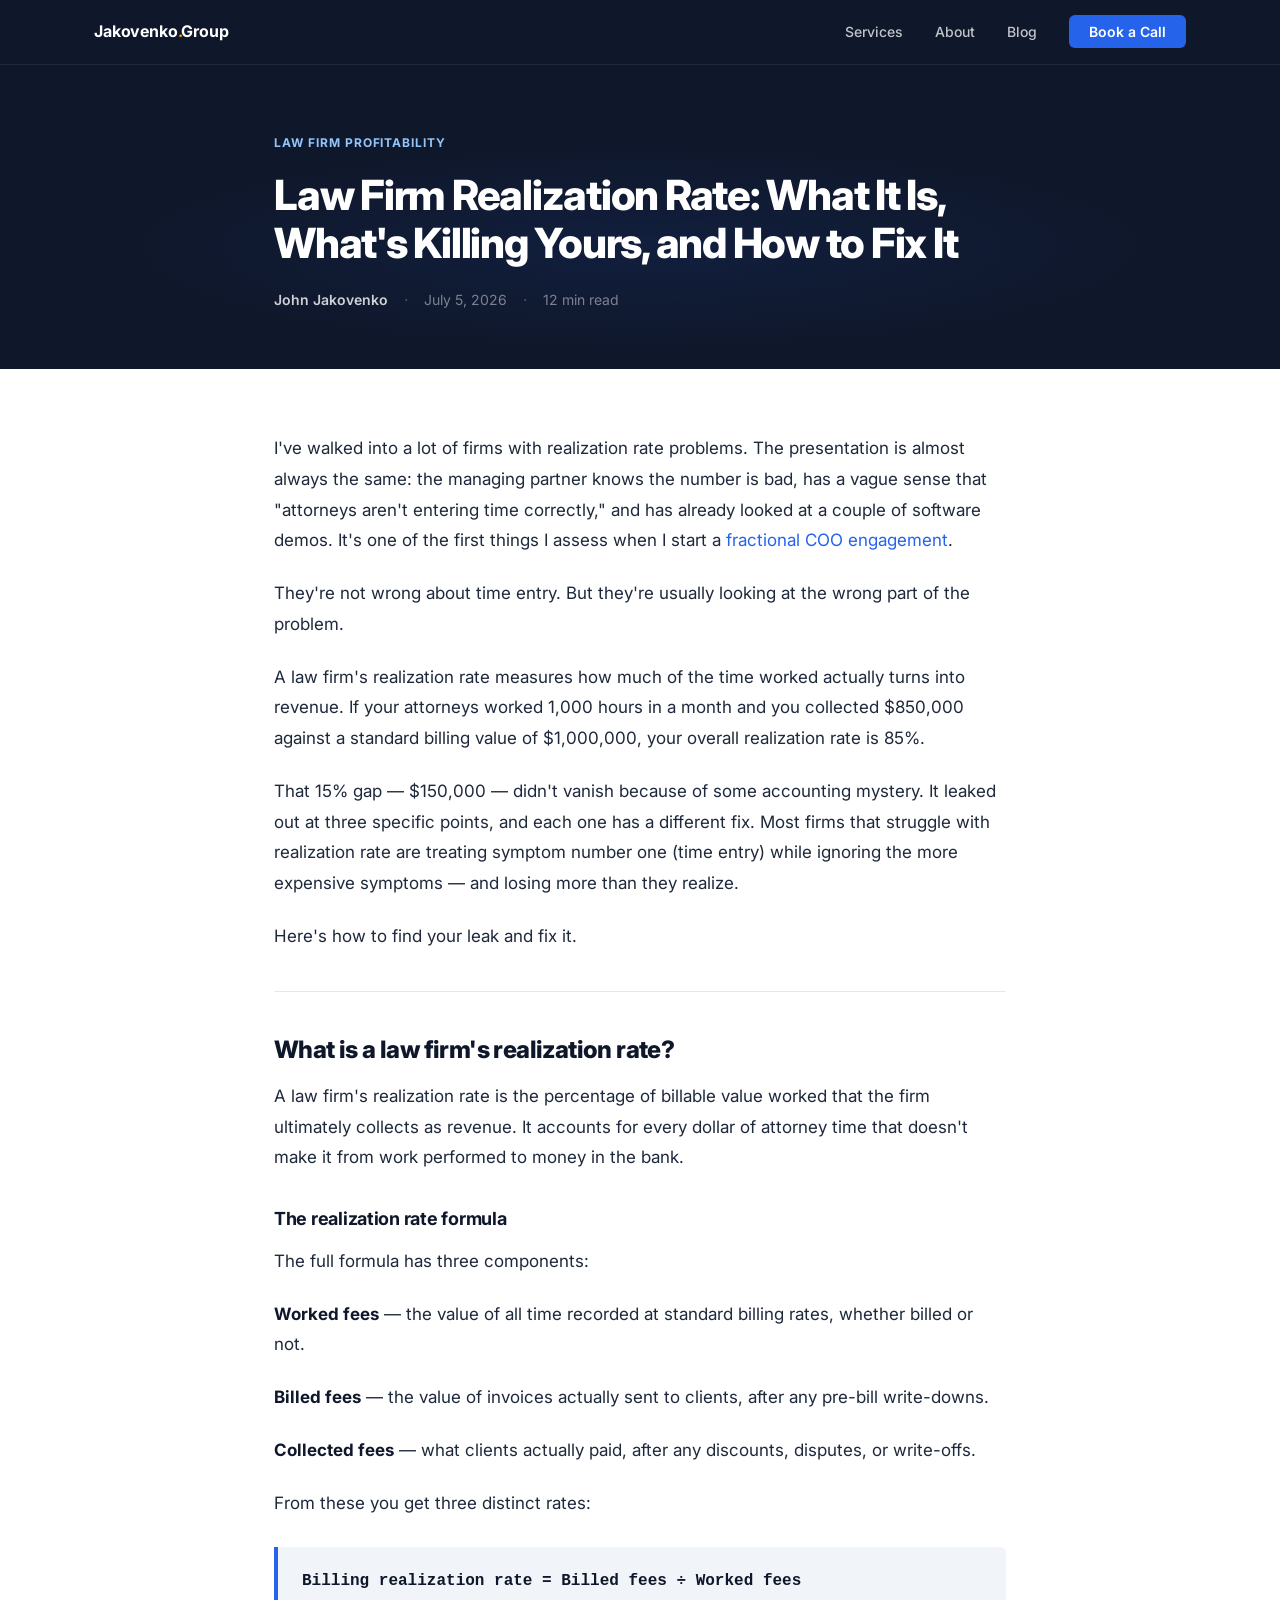
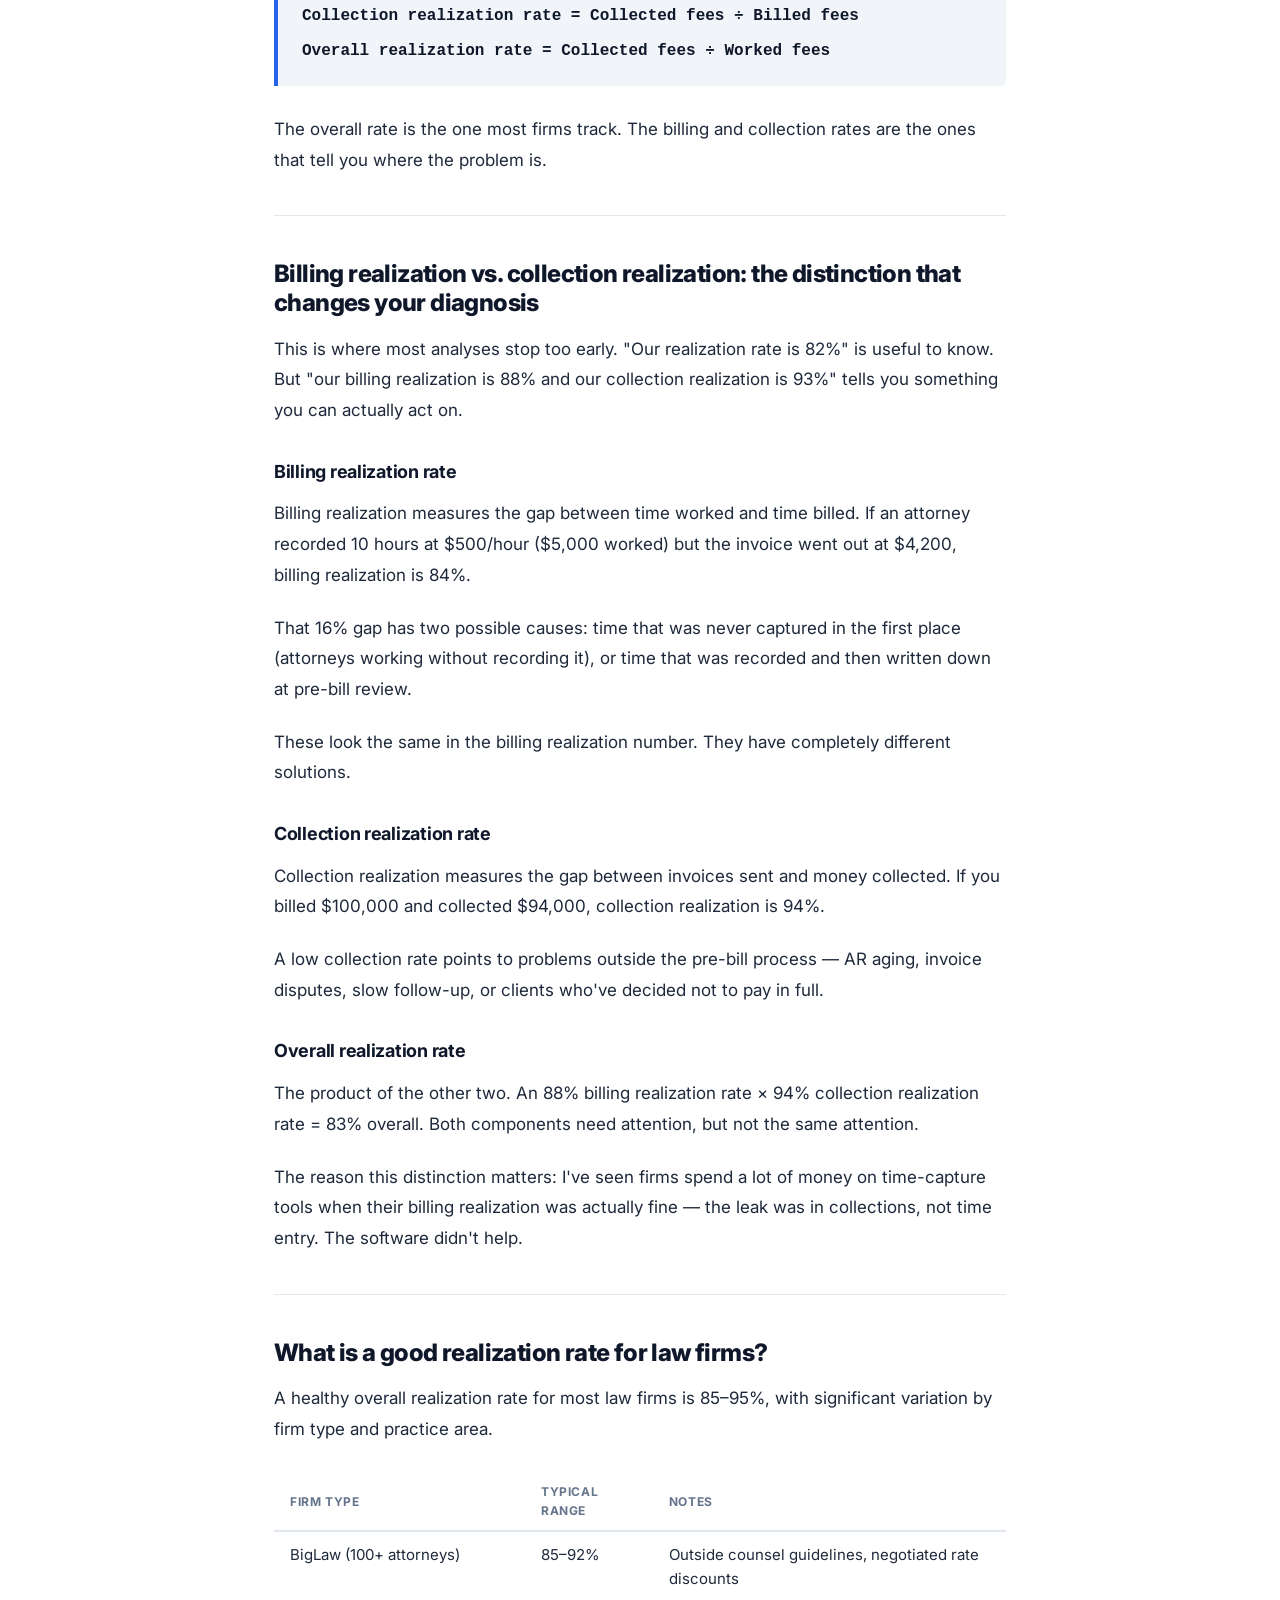
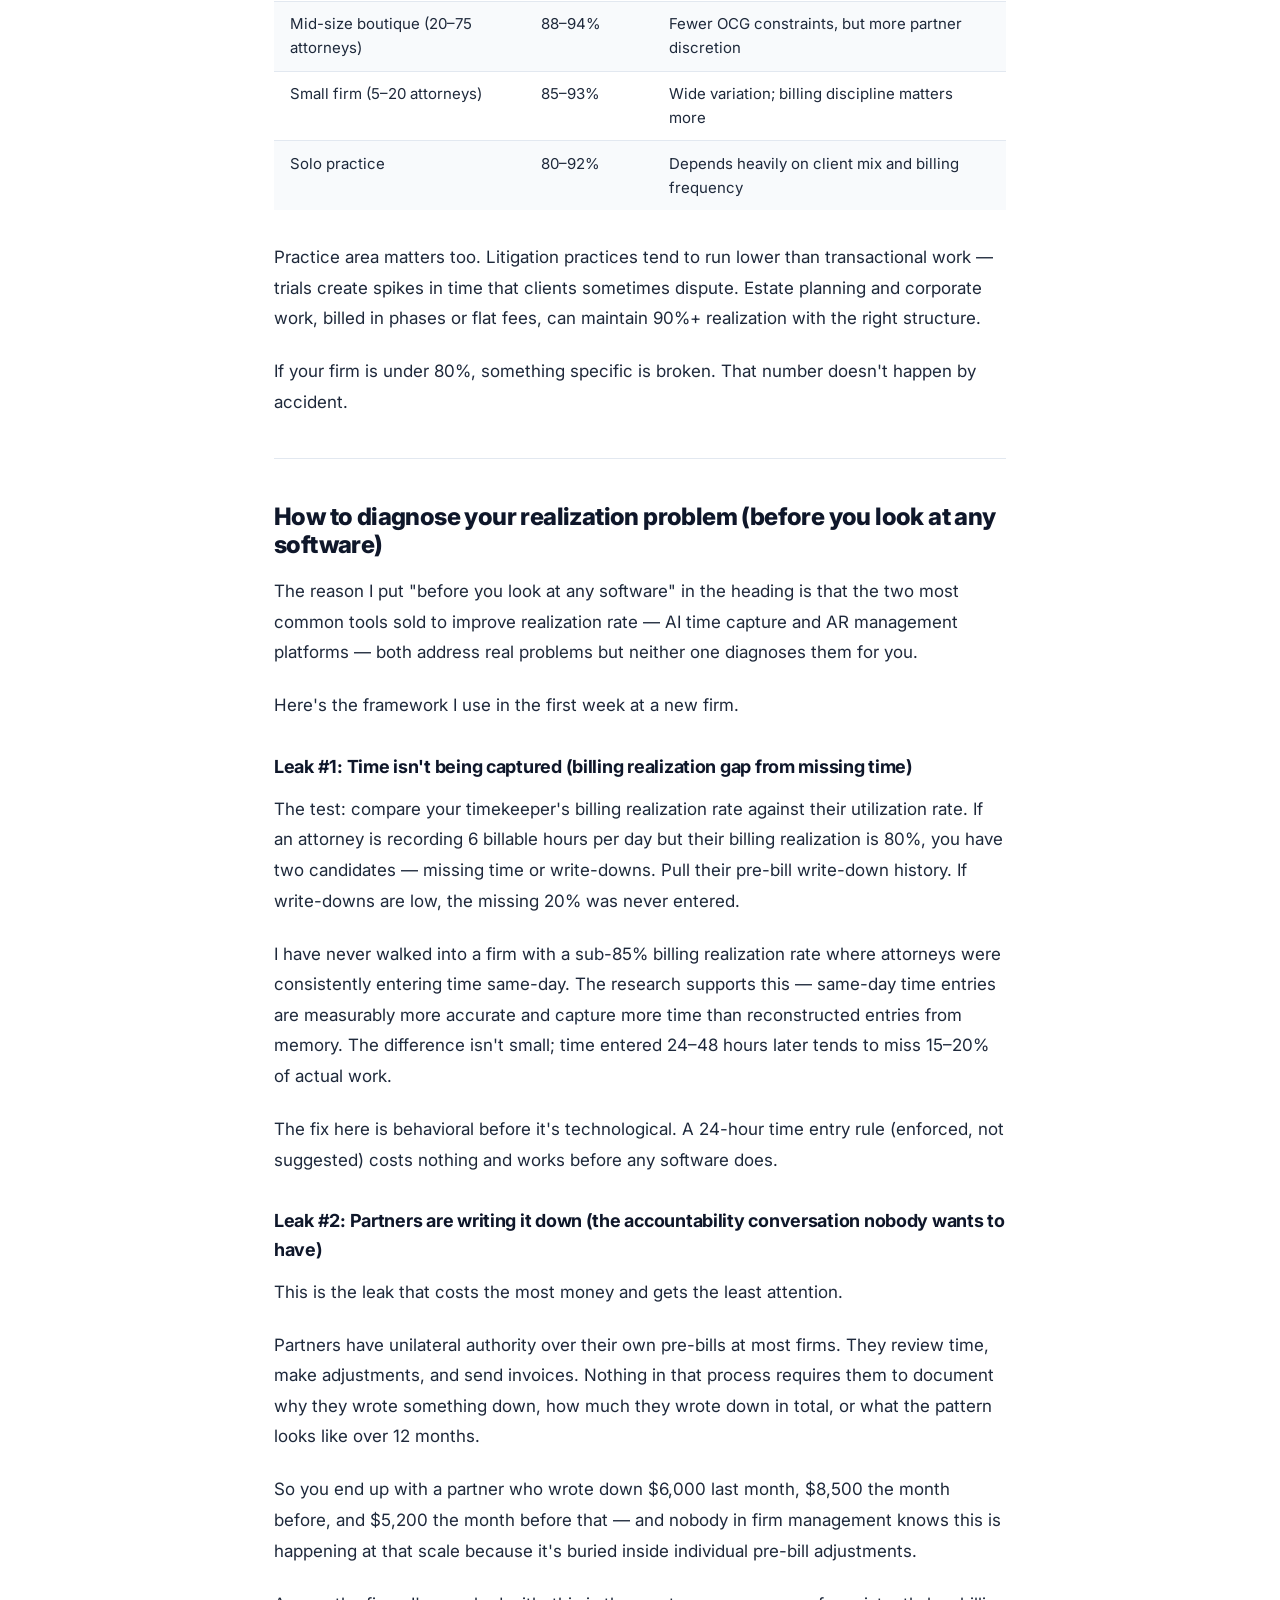
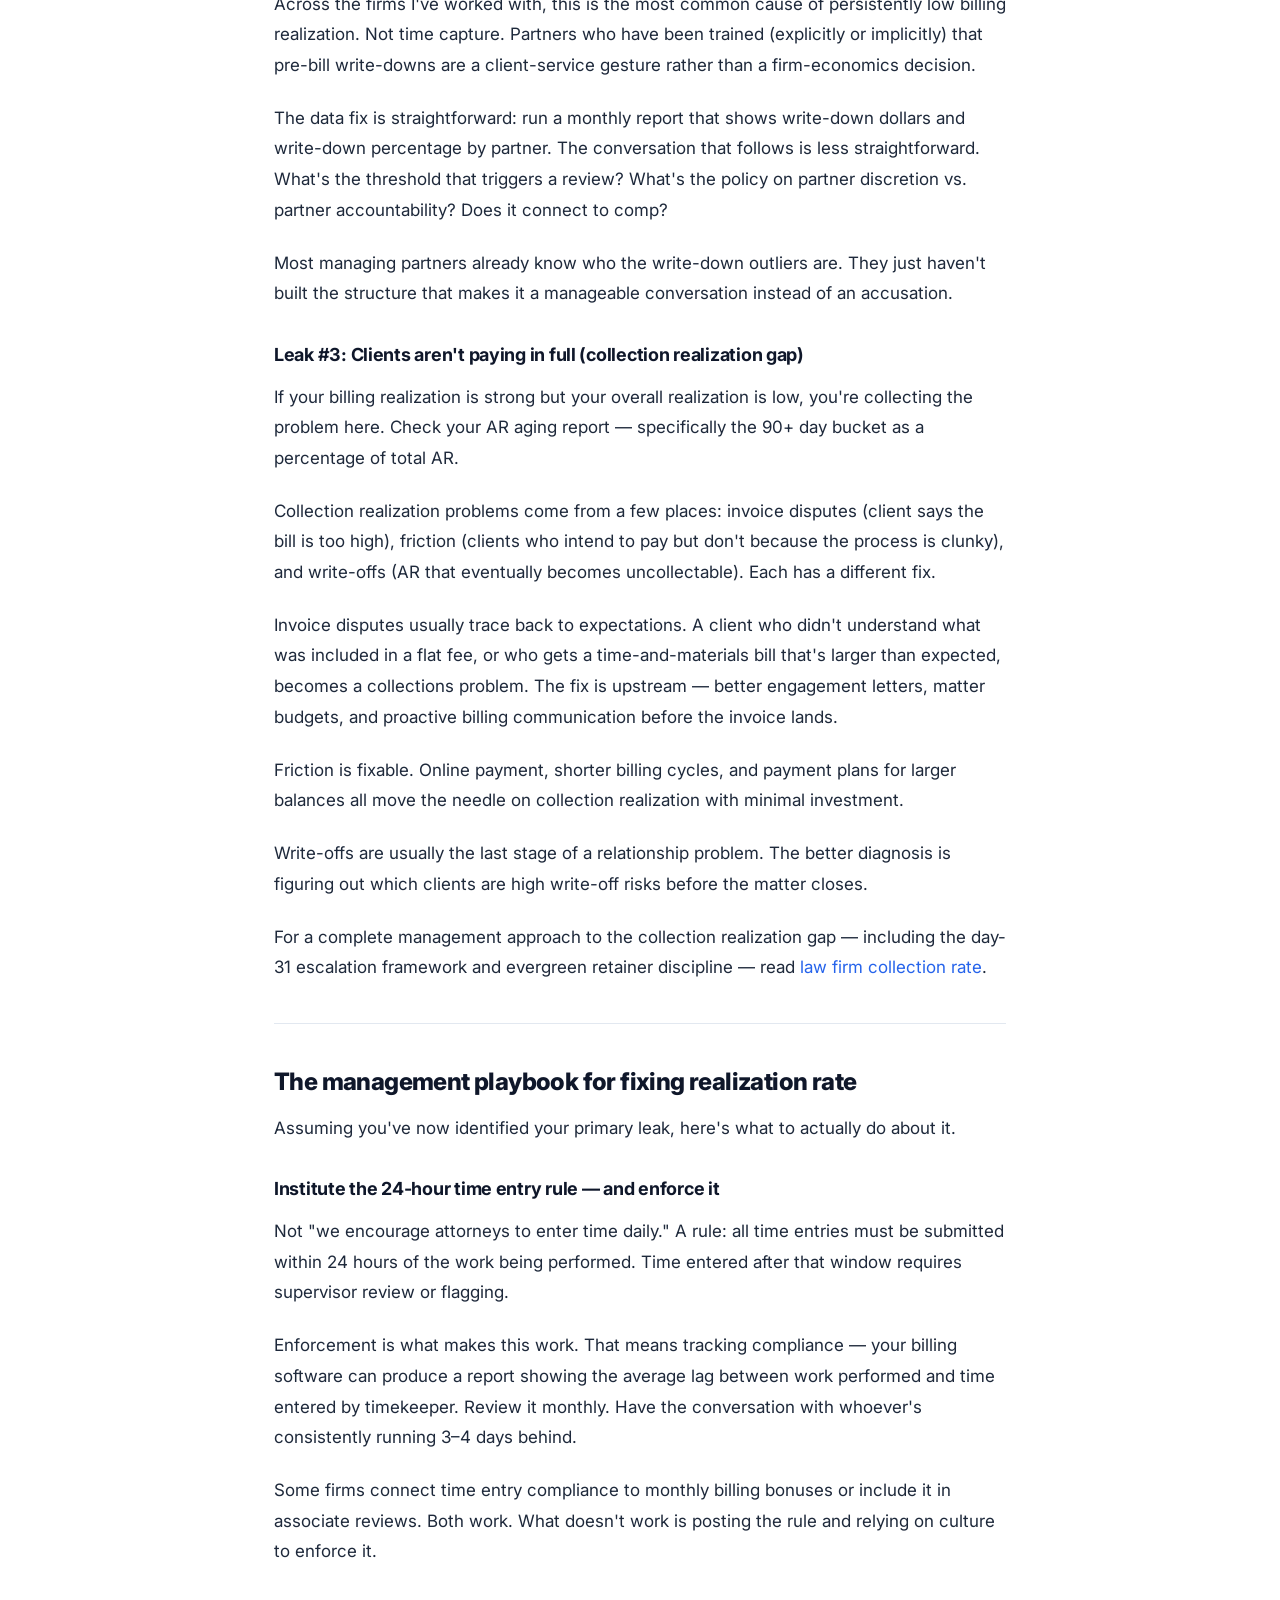
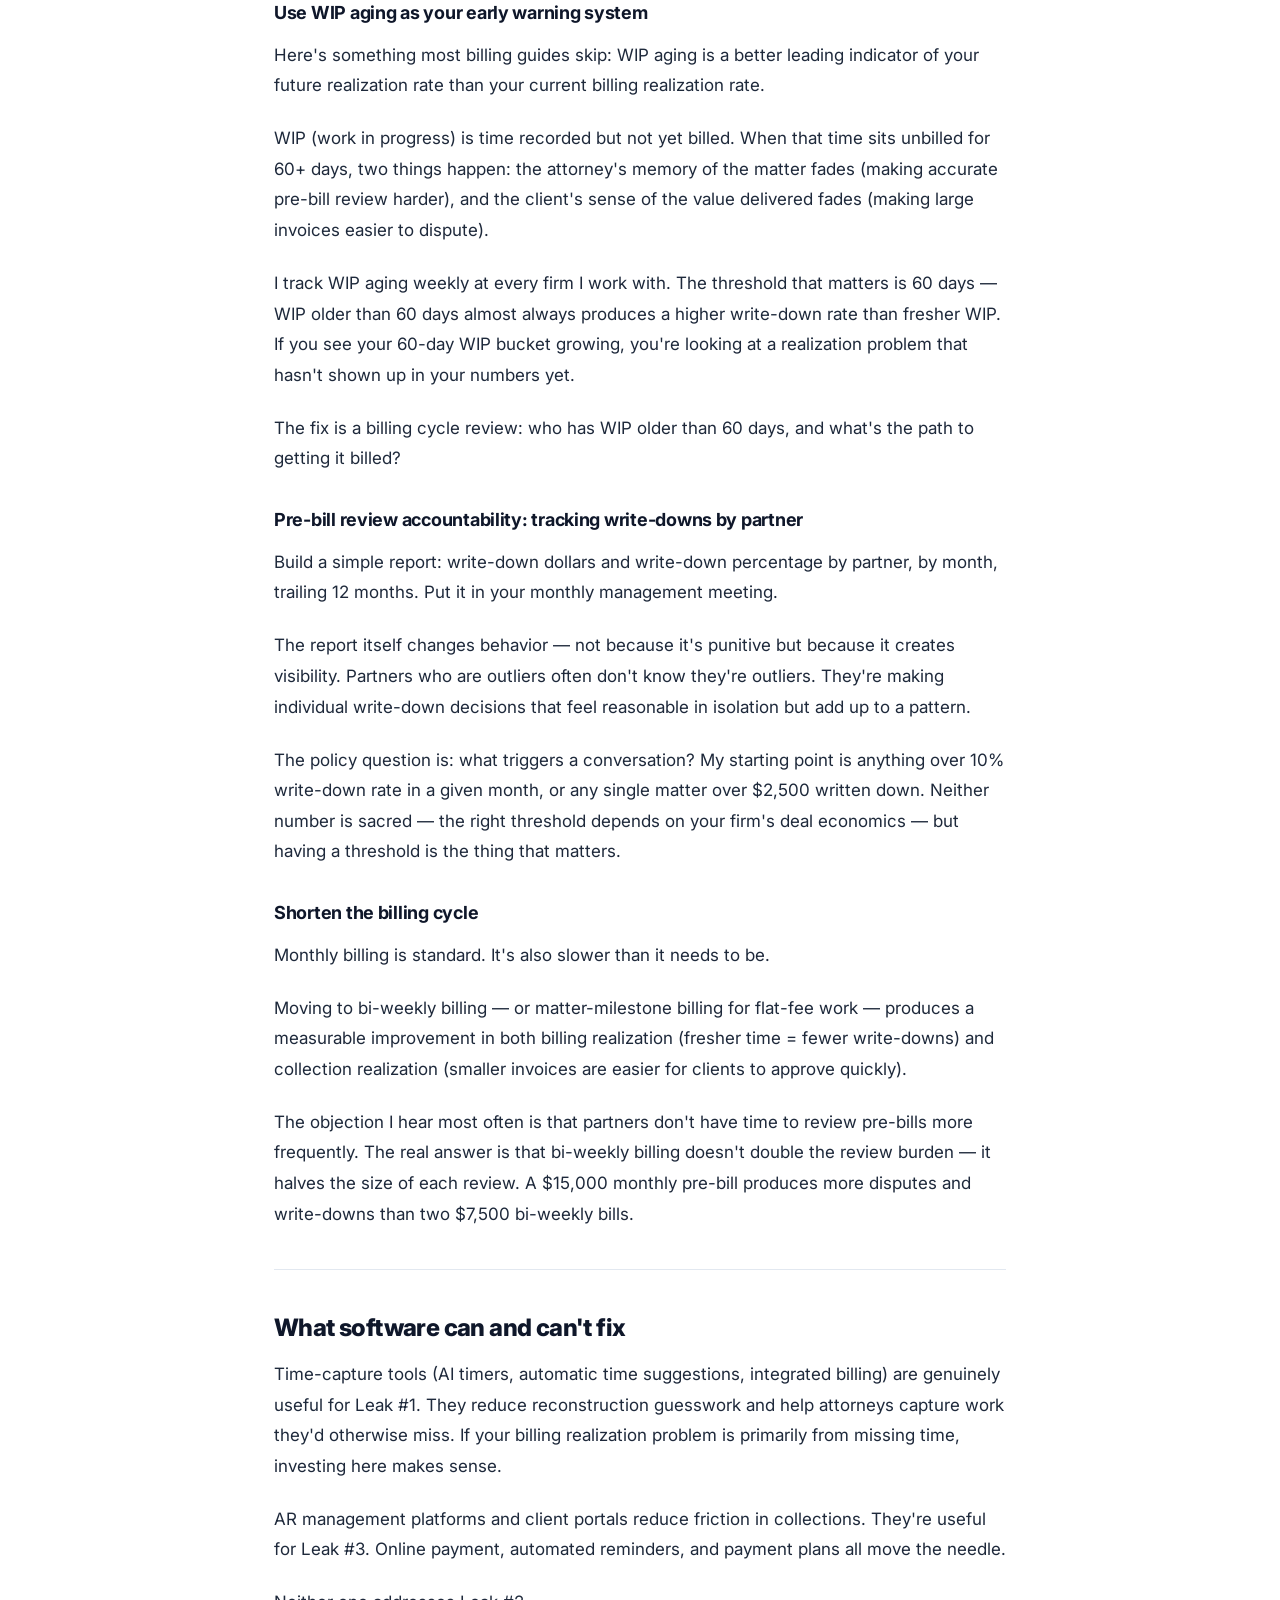
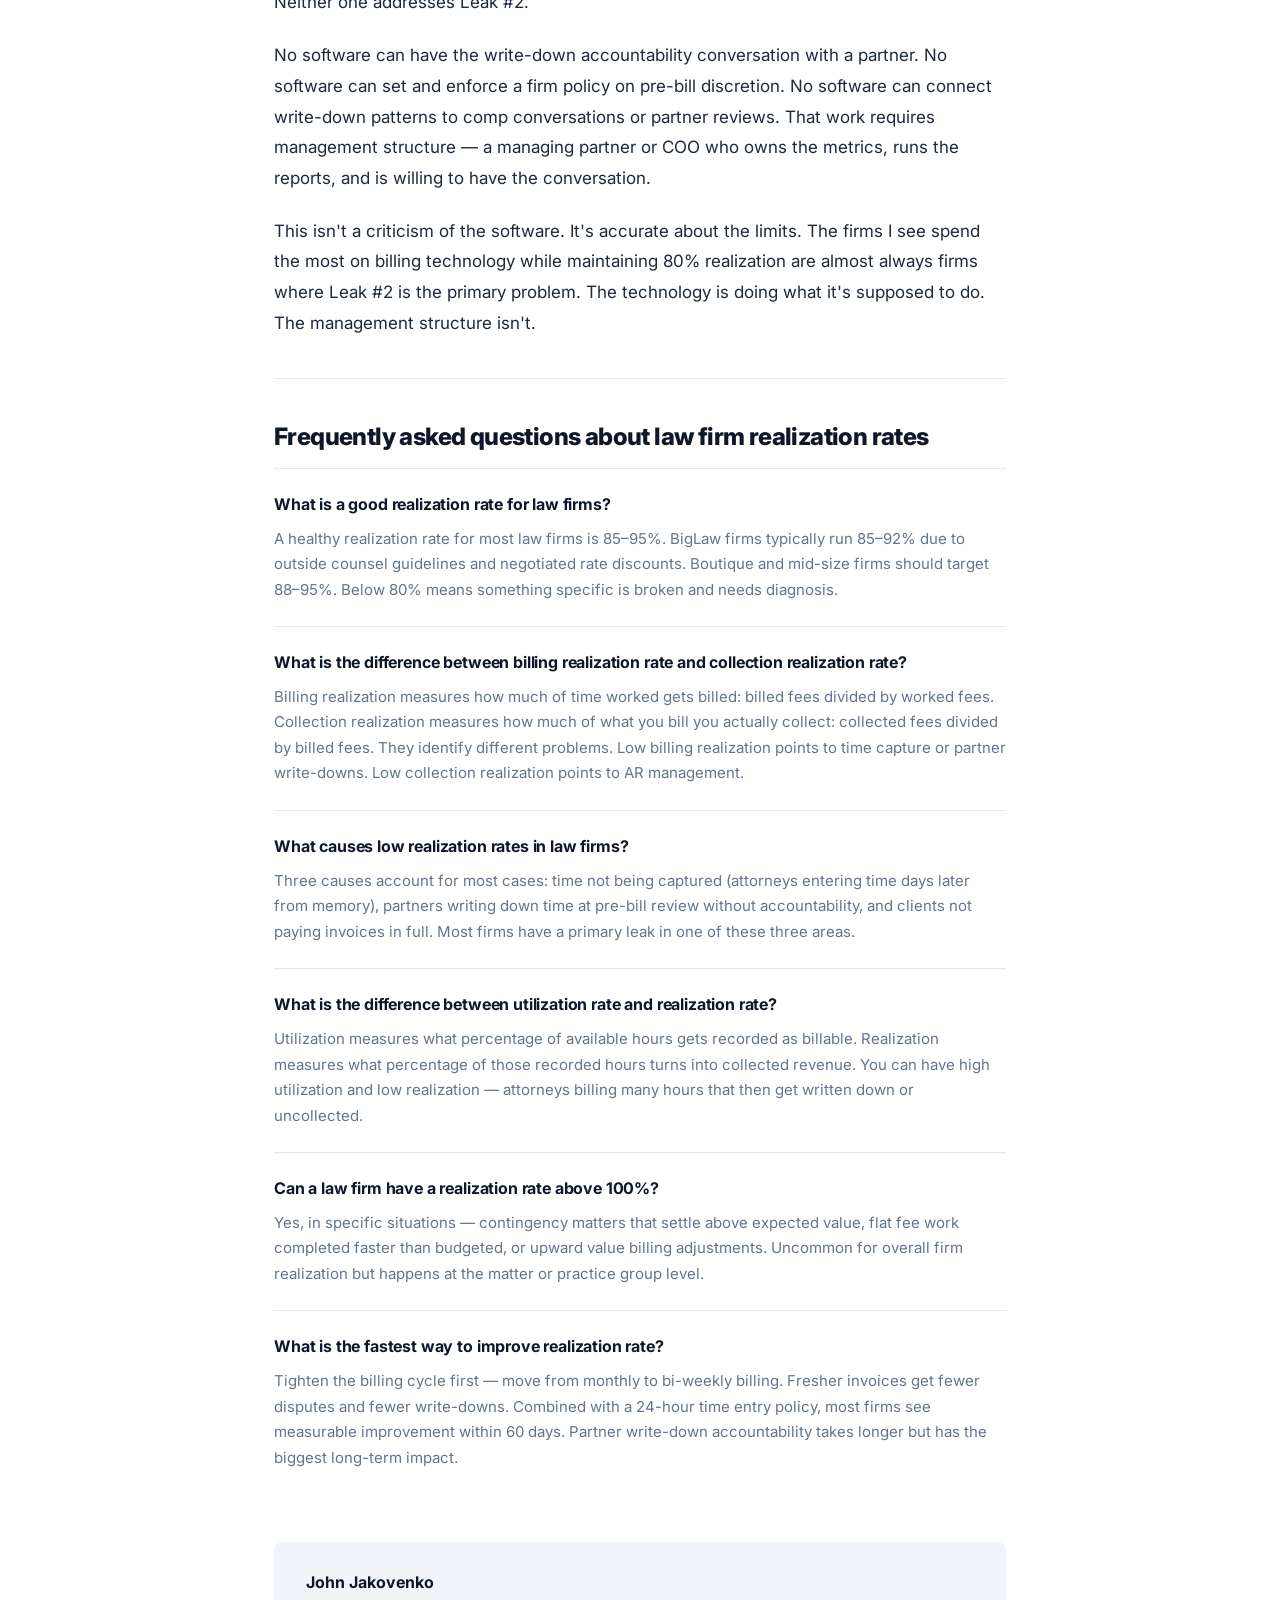
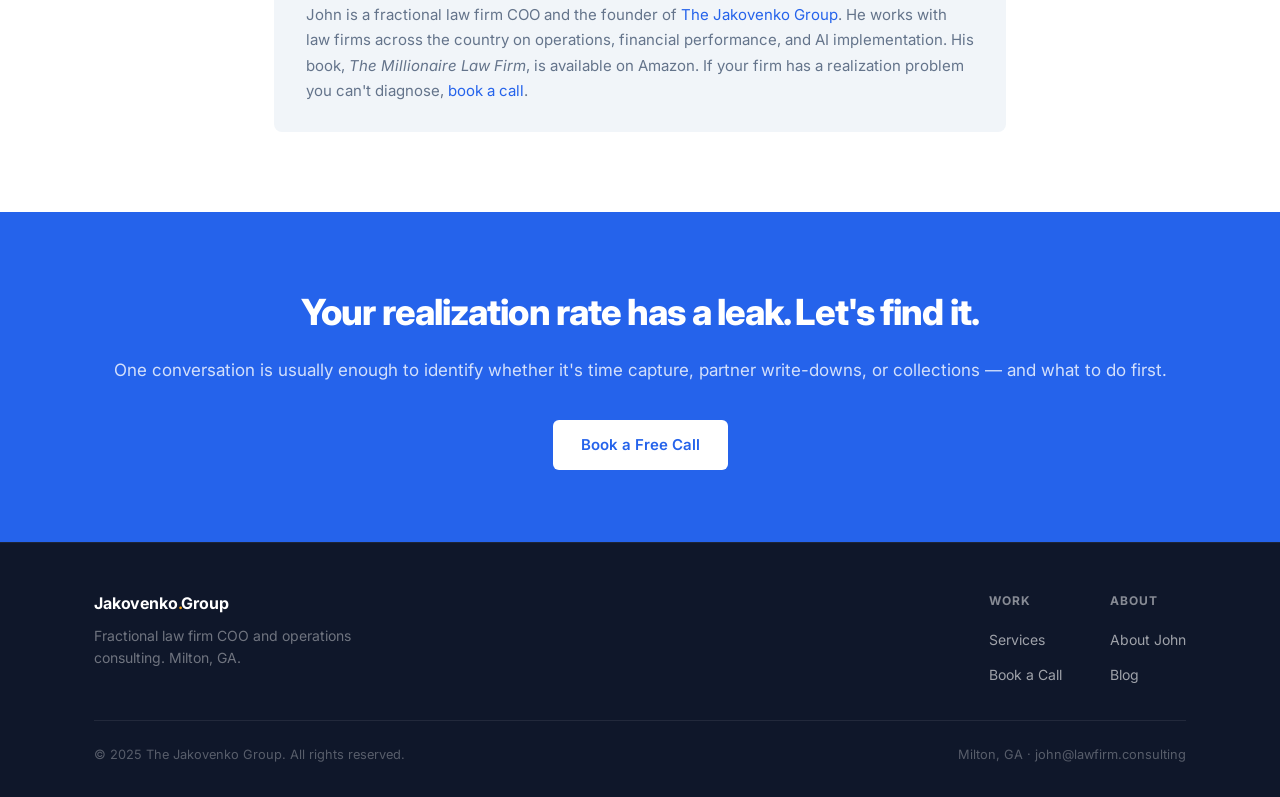
<file: blog/law-firm-realization-rate.html>
<!DOCTYPE html>
<html lang="en">
<head>
  <meta charset="UTF-8">
  <meta name="viewport" content="width=device-width, initial-scale=1.0">
  <title>Law Firm Realization Rate: What It Is and How to Fix It</title>
  <meta name="description" content="Most law firms lose 10–15% of billable revenue before the invoice is sent. Here's how to diagnose which leak is yours and fix it — without buying new software.">
  <link rel="canonical" href="https://lawfirm.consulting/blog/law-firm-realization-rate">

  <!-- Open Graph -->
  <meta property="og:title" content="Law Firm Realization Rate: What It Is and How to Fix It">
  <meta property="og:description" content="Most law firms lose 10–15% of billable revenue before the invoice is sent. Here's how to diagnose which leak is yours and fix it.">
  <meta property="og:type" content="article">
  <meta property="og:url" content="https://lawfirm.consulting/blog/law-firm-realization-rate">
  <meta property="article:published_time" content="2026-07-05">
  <meta property="article:author" content="John Jakovenko">

  <link rel="preconnect" href="https://fonts.googleapis.com">
  <link rel="preconnect" href="https://fonts.gstatic.com" crossorigin>
  <link href="https://fonts.googleapis.com/css2?family=Inter:wght@400;500;600;700;800&display=swap" rel="stylesheet">
  <link rel="stylesheet" href="../style.css">

  <script type="application/ld+json">
  {
    "@context": "https://schema.org",
    "@graph": [
      {
        "@type": "Article",
        "headline": "Law Firm Realization Rate: What It Is, What's Killing Yours, and How to Fix It",
        "description": "A management guide to diagnosing and fixing law firm realization rate problems — written by a fractional COO who has worked with 100+ firms.",
        "author": {
          "@type": "Person",
          "name": "John Jakovenko",
          "jobTitle": "Fractional Law Firm COO",
          "url": "https://lawfirm.consulting/about"
        },
        "publisher": {
          "@type": "Organization",
          "name": "The Jakovenko Group",
          "url": "https://lawfirm.consulting"
        },
        "datePublished": "2026-07-05",
        "dateModified": "2026-07-05",
        "url": "https://lawfirm.consulting/blog/law-firm-realization-rate",
        "mainEntityOfPage": "https://lawfirm.consulting/blog/law-firm-realization-rate"
      },
      {
        "@type": "FAQPage",
        "mainEntity": [
          {
            "@type": "Question",
            "name": "What is a good realization rate for law firms?",
            "acceptedAnswer": {
              "@type": "Answer",
              "text": "A healthy realization rate for most law firms is 85–95%. BigLaw firms typically run 85–92% due to outside counsel guidelines and client negotiated discounts. Boutique and mid-size firms should target 88–95%. If your firm is below 80%, something specific is broken — time capture, partner write-downs, or collections — and needs diagnosis before anything else."
            }
          },
          {
            "@type": "Question",
            "name": "What is the difference between billing realization rate and collection realization rate?",
            "acceptedAnswer": {
              "@type": "Answer",
              "text": "Billing realization rate measures how much of the time worked actually gets billed: billed fees divided by worked fees. Collection realization rate measures how much of what you bill you actually collect: collected fees divided by billed fees. They identify different problems. Low billing realization points to time capture issues or partner write-downs. Low collection realization points to AR management, invoice disputes, or payment friction."
            }
          },
          {
            "@type": "Question",
            "name": "What causes low realization rates in law firms?",
            "acceptedAnswer": {
              "@type": "Answer",
              "text": "The three most common causes are: (1) time not being captured at all — attorneys entering time days later from memory rather than same-day; (2) partners writing down time unilaterally at pre-bill review without accountability; (3) clients not paying invoices in full due to disputes, slow follow-up, or payment friction. Most firms have a primary leak in one of these three areas."
            }
          },
          {
            "@type": "Question",
            "name": "What is the difference between utilization rate and realization rate?",
            "acceptedAnswer": {
              "@type": "Answer",
              "text": "Utilization rate measures how much of an attorney's available time gets recorded as billable hours: billable hours divided by total available hours (usually 1,800–2,200 per year). Realization rate measures how much of those recorded hours actually turn into revenue. You can have high utilization and low realization — attorneys billing lots of hours that then get written down or uncollected."
            }
          },
          {
            "@type": "Question",
            "name": "Can a law firm have a realization rate above 100%?",
            "acceptedAnswer": {
              "@type": "Answer",
              "text": "Yes, technically. This happens when a firm bills more than its standard hourly rates — through contingency matters that settle above expected value, flat fee work completed faster than budgeted, or value billing adjustments upward. It's uncommon for overall firm realization but happens at the matter or practice group level."
            }
          },
          {
            "@type": "Question",
            "name": "What is the fastest way to improve law firm realization rate?",
            "acceptedAnswer": {
              "@type": "Answer",
              "text": "The fastest lever is tightening the billing cycle — moving from monthly to bi-weekly billing. Fresher invoices have fewer disputes, clients remember the work better, and write-downs decrease because the time is recent. Combined with a 24-hour time entry policy, most firms see measurable improvement within 60 days. Partner write-down accountability takes longer but has the biggest long-term impact."
            }
          }
        ]
      }
    ]
  }
  </script>

  <style>
    /* Article-specific prose styles */
    .article-hero {
      background: var(--dark);
      padding: 64px 0 56px;
      position: relative;
      overflow: hidden;
    }
    .article-hero::before {
      content: '';
      position: absolute;
      inset: 0;
      background: radial-gradient(ellipse 60% 50% at 50% 60%, rgba(37,99,235,0.1) 0%, transparent 70%);
      pointer-events: none;
    }
    .article-hero .container { position: relative; max-width: 780px; }
    .article-category {
      display: inline-block;
      font-size: 0.75rem;
      font-weight: 700;
      letter-spacing: 0.08em;
      text-transform: uppercase;
      color: #93c5fd;
      margin-bottom: 20px;
    }
    .article-hero h1 {
      font-size: clamp(1.75rem, 3.5vw, 2.6rem);
      font-weight: 800;
      color: var(--white);
      line-height: 1.15;
      letter-spacing: -0.03em;
      margin-bottom: 20px;
    }
    .article-byline {
      display: flex;
      align-items: center;
      gap: 16px;
      flex-wrap: wrap;
    }
    .byline-author {
      font-size: 0.875rem;
      font-weight: 600;
      color: rgba(255,255,255,0.8);
    }
    .byline-sep { color: rgba(255,255,255,0.25); }
    .byline-date {
      font-size: 0.875rem;
      color: rgba(255,255,255,0.45);
    }
    .byline-read {
      font-size: 0.875rem;
      color: rgba(255,255,255,0.45);
    }

    /* Prose */
    .article-body {
      padding: 64px 0 80px;
    }
    .article-body .container {
      max-width: 780px;
    }
    .prose p {
      font-size: 1.0625rem;
      color: var(--text);
      line-height: 1.8;
      margin-bottom: 1.4rem;
    }
    .prose h2 {
      font-size: 1.5rem;
      font-weight: 800;
      color: var(--dark);
      letter-spacing: -0.025em;
      line-height: 1.2;
      margin-top: 2.75rem;
      margin-bottom: 1rem;
    }
    .prose h3 {
      font-size: 1.125rem;
      font-weight: 700;
      color: var(--dark);
      letter-spacing: -0.015em;
      margin-top: 2rem;
      margin-bottom: 0.75rem;
    }
    .prose hr {
      border: none;
      border-top: 1px solid var(--border);
      margin: 2.5rem 0;
    }
    .prose strong { font-weight: 700; color: var(--dark); }
    .prose em { font-style: italic; }
    .prose a { color: var(--accent); }
    .prose a:hover { text-decoration: underline; }
    .prose ul, .prose ol {
      margin: 0 0 1.4rem 1.5rem;
      font-size: 1.0625rem;
      color: var(--text);
      line-height: 1.75;
    }
    .prose li { margin-bottom: 0.4rem; }

    /* Data table */
    .prose table {
      width: 100%;
      border-collapse: collapse;
      font-size: 0.9375rem;
      margin: 1.75rem 0 2rem;
    }
    .prose table thead th {
      text-align: left;
      font-size: 0.75rem;
      font-weight: 700;
      text-transform: uppercase;
      letter-spacing: 0.05em;
      color: var(--muted);
      padding: 0.6rem 1rem;
      border-bottom: 2px solid var(--border);
    }
    .prose table tbody td {
      padding: 0.65rem 1rem;
      border-bottom: 1px solid var(--border);
      color: var(--text);
      vertical-align: top;
    }
    .prose table tbody tr:last-child td { border-bottom: none; }
    .prose table tbody tr:nth-child(even) td { background: #f8fafc; }

    /* Formula callout */
    .formula-box {
      background: #f1f5f9;
      border-left: 4px solid var(--accent);
      border-radius: 0 6px 6px 0;
      padding: 20px 24px;
      margin: 1.75rem 0;
    }
    .formula-box p {
      font-size: 1rem;
      font-weight: 600;
      color: var(--dark);
      margin: 0 0 0.4rem;
      font-family: 'Courier New', monospace;
    }
    .formula-box p:last-child { margin: 0; }

    /* FAQ section */
    .faq-item {
      border-top: 1px solid var(--border);
      padding: 1.5rem 0;
    }
    .faq-item:last-child { border-bottom: 1px solid var(--border); }
    .faq-item h3 {
      font-size: 1rem;
      font-weight: 700;
      color: var(--dark);
      margin: 0 0 0.65rem;
      letter-spacing: -0.01em;
      line-height: 1.4;
    }
    .faq-item p {
      font-size: 0.9375rem;
      color: var(--muted);
      line-height: 1.7;
      margin: 0;
    }

    /* Author bio */
    .author-bio {
      background: var(--light);
      border-radius: 8px;
      padding: 28px 32px;
      margin-top: 3rem;
      display: flex;
      gap: 20px;
      align-items: flex-start;
    }
    .author-bio-text p {
      font-size: 0.9375rem;
      color: var(--muted);
      line-height: 1.7;
      margin: 0;
    }
    .author-bio-text strong { color: var(--dark); font-size: 1rem; display: block; margin-bottom: 6px; }

    @media (max-width: 768px) {
      .prose h2 { font-size: 1.3rem; }
    }
  </style>
</head>
<body>

<nav>
  <div class="container nav-inner">
    <a href="/" class="nav-logo">Jakovenko<span>.</span>Group</a>
    <ul class="nav-links">
      <li><a href="/services.html">Services</a></li>
      <li><a href="/about.html">About</a></li>
      <li><a href="/blog.html">Blog</a></li>
      <li><a href="/contact.html" class="nav-cta">Book a Call</a></li>
    </ul>
  </div>
</nav>

<!-- Article Hero -->
<div class="article-hero">
  <div class="container">
    <span class="article-category">Law Firm Profitability</span>
    <h1>Law Firm Realization Rate: What It Is, What's Killing Yours, and How to Fix It</h1>
    <div class="article-byline">
      <span class="byline-author">John Jakovenko</span>
      <span class="byline-sep">·</span>
      <span class="byline-date">July 5, 2026</span>
      <span class="byline-sep">·</span>
      <span class="byline-read">12 min read</span>
    </div>
  </div>
</div>

<!-- Article Body -->
<div class="article-body">
  <div class="container">
    <div class="prose">

      <p>I've walked into a lot of firms with realization rate problems. The presentation is almost always the same: the managing partner knows the number is bad, has a vague sense that "attorneys aren't entering time correctly," and has already looked at a couple of software demos. It's one of the first things I assess when I start a <a href="/services.html">fractional COO engagement</a>.</p>

      <p>They're not wrong about time entry. But they're usually looking at the wrong part of the problem.</p>

      <p>A law firm's realization rate measures how much of the time worked actually turns into revenue. If your attorneys worked 1,000 hours in a month and you collected $850,000 against a standard billing value of $1,000,000, your overall realization rate is 85%.</p>

      <p>That 15% gap — $150,000 — didn't vanish because of some accounting mystery. It leaked out at three specific points, and each one has a different fix. Most firms that struggle with realization rate are treating symptom number one (time entry) while ignoring the more expensive symptoms — and losing more than they realize.</p>

      <p>Here's how to find your leak and fix it.</p>

      <hr>

      <h2>What is a law firm's realization rate?</h2>

      <p>A law firm's realization rate is the percentage of billable value worked that the firm ultimately collects as revenue. It accounts for every dollar of attorney time that doesn't make it from work performed to money in the bank.</p>

      <h3>The realization rate formula</h3>

      <p>The full formula has three components:</p>

      <p><strong>Worked fees</strong> — the value of all time recorded at standard billing rates, whether billed or not.</p>
      <p><strong>Billed fees</strong> — the value of invoices actually sent to clients, after any pre-bill write-downs.</p>
      <p><strong>Collected fees</strong> — what clients actually paid, after any discounts, disputes, or write-offs.</p>

      <p>From these you get three distinct rates:</p>

      <div class="formula-box">
        <p>Billing realization rate = Billed fees ÷ Worked fees</p>
        <p>Collection realization rate = Collected fees ÷ Billed fees</p>
        <p>Overall realization rate = Collected fees ÷ Worked fees</p>
      </div>

      <p>The overall rate is the one most firms track. The billing and collection rates are the ones that tell you where the problem is.</p>

      <hr>

      <h2>Billing realization vs. collection realization: the distinction that changes your diagnosis</h2>

      <p>This is where most analyses stop too early. "Our realization rate is 82%" is useful to know. But "our billing realization is 88% and our collection realization is 93%" tells you something you can actually act on.</p>

      <h3>Billing realization rate</h3>

      <p>Billing realization measures the gap between time worked and time billed. If an attorney recorded 10 hours at $500/hour ($5,000 worked) but the invoice went out at $4,200, billing realization is 84%.</p>

      <p>That 16% gap has two possible causes: time that was never captured in the first place (attorneys working without recording it), or time that was recorded and then written down at pre-bill review.</p>

      <p>These look the same in the billing realization number. They have completely different solutions.</p>

      <h3>Collection realization rate</h3>

      <p>Collection realization measures the gap between invoices sent and money collected. If you billed $100,000 and collected $94,000, collection realization is 94%.</p>

      <p>A low collection rate points to problems outside the pre-bill process — AR aging, invoice disputes, slow follow-up, or clients who've decided not to pay in full.</p>

      <h3>Overall realization rate</h3>

      <p>The product of the other two. An 88% billing realization rate × 94% collection realization rate = 83% overall. Both components need attention, but not the same attention.</p>

      <p>The reason this distinction matters: I've seen firms spend a lot of money on time-capture tools when their billing realization was actually fine — the leak was in collections, not time entry. The software didn't help.</p>

      <hr>

      <h2>What is a good realization rate for law firms?</h2>

      <p>A healthy overall realization rate for most law firms is 85–95%, with significant variation by firm type and practice area.</p>

      <table>
        <thead>
          <tr>
            <th>Firm Type</th>
            <th>Typical Range</th>
            <th>Notes</th>
          </tr>
        </thead>
        <tbody>
          <tr>
            <td>BigLaw (100+ attorneys)</td>
            <td>85–92%</td>
            <td>Outside counsel guidelines, negotiated rate discounts</td>
          </tr>
          <tr>
            <td>Mid-size boutique (20–75 attorneys)</td>
            <td>88–94%</td>
            <td>Fewer OCG constraints, but more partner discretion</td>
          </tr>
          <tr>
            <td>Small firm (5–20 attorneys)</td>
            <td>85–93%</td>
            <td>Wide variation; billing discipline matters more</td>
          </tr>
          <tr>
            <td>Solo practice</td>
            <td>80–92%</td>
            <td>Depends heavily on client mix and billing frequency</td>
          </tr>
        </tbody>
      </table>

      <p>Practice area matters too. Litigation practices tend to run lower than transactional work — trials create spikes in time that clients sometimes dispute. Estate planning and corporate work, billed in phases or flat fees, can maintain 90%+ realization with the right structure.</p>

      <p>If your firm is under 80%, something specific is broken. That number doesn't happen by accident.</p>

      <hr>

      <h2>How to diagnose your realization problem (before you look at any software)</h2>

      <p>The reason I put "before you look at any software" in the heading is that the two most common tools sold to improve realization rate — AI time capture and AR management platforms — both address real problems but neither one diagnoses them for you.</p>

      <p>Here's the framework I use in the first week at a new firm.</p>

      <h3>Leak #1: Time isn't being captured (billing realization gap from missing time)</h3>

      <p>The test: compare your timekeeper's billing realization rate against their utilization rate. If an attorney is recording 6 billable hours per day but their billing realization is 80%, you have two candidates — missing time or write-downs. Pull their pre-bill write-down history. If write-downs are low, the missing 20% was never entered.</p>

      <p>I have never walked into a firm with a sub-85% billing realization rate where attorneys were consistently entering time same-day. The research supports this — same-day time entries are measurably more accurate and capture more time than reconstructed entries from memory. The difference isn't small; time entered 24–48 hours later tends to miss 15–20% of actual work.</p>

      <p>The fix here is behavioral before it's technological. A 24-hour time entry rule (enforced, not suggested) costs nothing and works before any software does.</p>

      <h3>Leak #2: Partners are writing it down (the accountability conversation nobody wants to have)</h3>

      <p>This is the leak that costs the most money and gets the least attention.</p>

      <p>Partners have unilateral authority over their own pre-bills at most firms. They review time, make adjustments, and send invoices. Nothing in that process requires them to document why they wrote something down, how much they wrote down in total, or what the pattern looks like over 12 months.</p>

      <p>So you end up with a partner who wrote down $6,000 last month, $8,500 the month before, and $5,200 the month before that — and nobody in firm management knows this is happening at that scale because it's buried inside individual pre-bill adjustments.</p>

      <p>Across the firms I've worked with, this is the most common cause of persistently low billing realization. Not time capture. Partners who have been trained (explicitly or implicitly) that pre-bill write-downs are a client-service gesture rather than a firm-economics decision.</p>

      <p>The data fix is straightforward: run a monthly report that shows write-down dollars and write-down percentage by partner. The conversation that follows is less straightforward. What's the threshold that triggers a review? What's the policy on partner discretion vs. partner accountability? Does it connect to comp?</p>

      <p>Most managing partners already know who the write-down outliers are. They just haven't built the structure that makes it a manageable conversation instead of an accusation.</p>

      <h3>Leak #3: Clients aren't paying in full (collection realization gap)</h3>

      <p>If your billing realization is strong but your overall realization is low, you're collecting the problem here. Check your AR aging report — specifically the 90+ day bucket as a percentage of total AR.</p>

      <p>Collection realization problems come from a few places: invoice disputes (client says the bill is too high), friction (clients who intend to pay but don't because the process is clunky), and write-offs (AR that eventually becomes uncollectable). Each has a different fix.</p>

      <p>Invoice disputes usually trace back to expectations. A client who didn't understand what was included in a flat fee, or who gets a time-and-materials bill that's larger than expected, becomes a collections problem. The fix is upstream — better engagement letters, matter budgets, and proactive billing communication before the invoice lands.</p>

      <p>Friction is fixable. Online payment, shorter billing cycles, and payment plans for larger balances all move the needle on collection realization with minimal investment.</p>

      <p>Write-offs are usually the last stage of a relationship problem. The better diagnosis is figuring out which clients are high write-off risks before the matter closes.</p>

      <p>For a complete management approach to the collection realization gap — including the day-31 escalation framework and evergreen retainer discipline — read <a href="/blog/law-firm-collection-rate">law firm collection rate</a>.</p>

      <hr>

      <h2>The management playbook for fixing realization rate</h2>

      <p>Assuming you've now identified your primary leak, here's what to actually do about it.</p>

      <h3>Institute the 24-hour time entry rule — and enforce it</h3>

      <p>Not "we encourage attorneys to enter time daily." A rule: all time entries must be submitted within 24 hours of the work being performed. Time entered after that window requires supervisor review or flagging.</p>

      <p>Enforcement is what makes this work. That means tracking compliance — your billing software can produce a report showing the average lag between work performed and time entered by timekeeper. Review it monthly. Have the conversation with whoever's consistently running 3–4 days behind.</p>

      <p>Some firms connect time entry compliance to monthly billing bonuses or include it in associate reviews. Both work. What doesn't work is posting the rule and relying on culture to enforce it.</p>

      <h3>Use WIP aging as your early warning system</h3>

      <p>Here's something most billing guides skip: WIP aging is a better leading indicator of your future realization rate than your current billing realization rate.</p>

      <p>WIP (work in progress) is time recorded but not yet billed. When that time sits unbilled for 60+ days, two things happen: the attorney's memory of the matter fades (making accurate pre-bill review harder), and the client's sense of the value delivered fades (making large invoices easier to dispute).</p>

      <p>I track WIP aging weekly at every firm I work with. The threshold that matters is 60 days — WIP older than 60 days almost always produces a higher write-down rate than fresher WIP. If you see your 60-day WIP bucket growing, you're looking at a realization problem that hasn't shown up in your numbers yet.</p>

      <p>The fix is a billing cycle review: who has WIP older than 60 days, and what's the path to getting it billed?</p>

      <h3>Pre-bill review accountability: tracking write-downs by partner</h3>

      <p>Build a simple report: write-down dollars and write-down percentage by partner, by month, trailing 12 months. Put it in your monthly management meeting.</p>

      <p>The report itself changes behavior — not because it's punitive but because it creates visibility. Partners who are outliers often don't know they're outliers. They're making individual write-down decisions that feel reasonable in isolation but add up to a pattern.</p>

      <p>The policy question is: what triggers a conversation? My starting point is anything over 10% write-down rate in a given month, or any single matter over $2,500 written down. Neither number is sacred — the right threshold depends on your firm's deal economics — but having a threshold is the thing that matters.</p>

      <h3>Shorten the billing cycle</h3>

      <p>Monthly billing is standard. It's also slower than it needs to be.</p>

      <p>Moving to bi-weekly billing — or matter-milestone billing for flat-fee work — produces a measurable improvement in both billing realization (fresher time = fewer write-downs) and collection realization (smaller invoices are easier for clients to approve quickly).</p>

      <p>The objection I hear most often is that partners don't have time to review pre-bills more frequently. The real answer is that bi-weekly billing doesn't double the review burden — it halves the size of each review. A $15,000 monthly pre-bill produces more disputes and write-downs than two $7,500 bi-weekly bills.</p>

      <hr>

      <h2>What software can and can't fix</h2>

      <p>Time-capture tools (AI timers, automatic time suggestions, integrated billing) are genuinely useful for Leak #1. They reduce reconstruction guesswork and help attorneys capture work they'd otherwise miss. If your billing realization problem is primarily from missing time, investing here makes sense.</p>

      <p>AR management platforms and client portals reduce friction in collections. They're useful for Leak #3. Online payment, automated reminders, and payment plans all move the needle.</p>

      <p>Neither one addresses Leak #2.</p>

      <p>No software can have the write-down accountability conversation with a partner. No software can set and enforce a firm policy on pre-bill discretion. No software can connect write-down patterns to comp conversations or partner reviews. That work requires management structure — a managing partner or COO who owns the metrics, runs the reports, and is willing to have the conversation.</p>

      <p>This isn't a criticism of the software. It's accurate about the limits. The firms I see spend the most on billing technology while maintaining 80% realization are almost always firms where Leak #2 is the primary problem. The technology is doing what it's supposed to do. The management structure isn't.</p>

      <hr>

      <h2>Frequently asked questions about law firm realization rates</h2>

      <div class="faq-item">
        <h3>What is a good realization rate for law firms?</h3>
        <p>A healthy realization rate for most law firms is 85–95%. BigLaw firms typically run 85–92% due to outside counsel guidelines and negotiated rate discounts. Boutique and mid-size firms should target 88–95%. Below 80% means something specific is broken and needs diagnosis.</p>
      </div>

      <div class="faq-item">
        <h3>What is the difference between billing realization rate and collection realization rate?</h3>
        <p>Billing realization measures how much of time worked gets billed: billed fees divided by worked fees. Collection realization measures how much of what you bill you actually collect: collected fees divided by billed fees. They identify different problems. Low billing realization points to time capture or partner write-downs. Low collection realization points to AR management.</p>
      </div>

      <div class="faq-item">
        <h3>What causes low realization rates in law firms?</h3>
        <p>Three causes account for most cases: time not being captured (attorneys entering time days later from memory), partners writing down time at pre-bill review without accountability, and clients not paying invoices in full. Most firms have a primary leak in one of these three areas.</p>
      </div>

      <div class="faq-item">
        <h3>What is the difference between utilization rate and realization rate?</h3>
        <p>Utilization measures what percentage of available hours gets recorded as billable. Realization measures what percentage of those recorded hours turns into collected revenue. You can have high utilization and low realization — attorneys billing many hours that then get written down or uncollected.</p>
      </div>

      <div class="faq-item">
        <h3>Can a law firm have a realization rate above 100%?</h3>
        <p>Yes, in specific situations — contingency matters that settle above expected value, flat fee work completed faster than budgeted, or upward value billing adjustments. Uncommon for overall firm realization but happens at the matter or practice group level.</p>
      </div>

      <div class="faq-item">
        <h3>What is the fastest way to improve realization rate?</h3>
        <p>Tighten the billing cycle first — move from monthly to bi-weekly billing. Fresher invoices get fewer disputes and fewer write-downs. Combined with a 24-hour time entry policy, most firms see measurable improvement within 60 days. Partner write-down accountability takes longer but has the biggest long-term impact.</p>
      </div>

      <!-- Author bio -->
      <div class="author-bio">
        <div class="author-bio-text">
          <strong>John Jakovenko</strong>
          <p>John is a fractional law firm COO and the founder of <a href="https://lawfirm.consulting">The Jakovenko Group</a>. He works with law firms across the country on operations, financial performance, and AI implementation. His book, <em>The Millionaire Law Firm</em>, is available on Amazon. If your firm has a realization problem you can't diagnose, <a href="/contact.html">book a call</a>.</p>
        </div>
      </div>

    </div>
  </div>
</div>

<!-- CTA Band -->
<div class="cta-band">
  <div class="container">
    <h2>Your realization rate has a leak. Let's find it.</h2>
    <p>One conversation is usually enough to identify whether it's time capture, partner write-downs, or collections — and what to do first.</p>
    <a href="/contact.html" class="btn btn-white">Book a Free Call</a>
  </div>
</div>

<footer>
  <div class="container">
    <div class="footer-inner">
      <div class="footer-brand">
        <a href="/" class="nav-logo">Jakovenko<span>.</span>Group</a>
        <p>Fractional law firm COO and operations consulting. Milton, GA.</p>
      </div>
      <div class="footer-links">
        <div class="footer-col">
          <h5>Work</h5>
          <ul>
            <li><a href="/services.html">Services</a></li>
            <li><a href="/contact.html">Book a Call</a></li>
          </ul>
        </div>
        <div class="footer-col">
          <h5>About</h5>
          <ul>
            <li><a href="/about.html">About John</a></li>
            <li><a href="/blog.html">Blog</a></li>
          </ul>
        </div>
      </div>
    </div>
    <div class="footer-bottom">
      <p>© 2025 The Jakovenko Group. All rights reserved.</p>
      <p>Milton, GA · <a href="mailto:john@lawfirm.consulting" style="color: rgba(255,255,255,0.3);">john@lawfirm.consulting</a></p>
    </div>
  </div>
</footer>

</body>
</html>
</file>
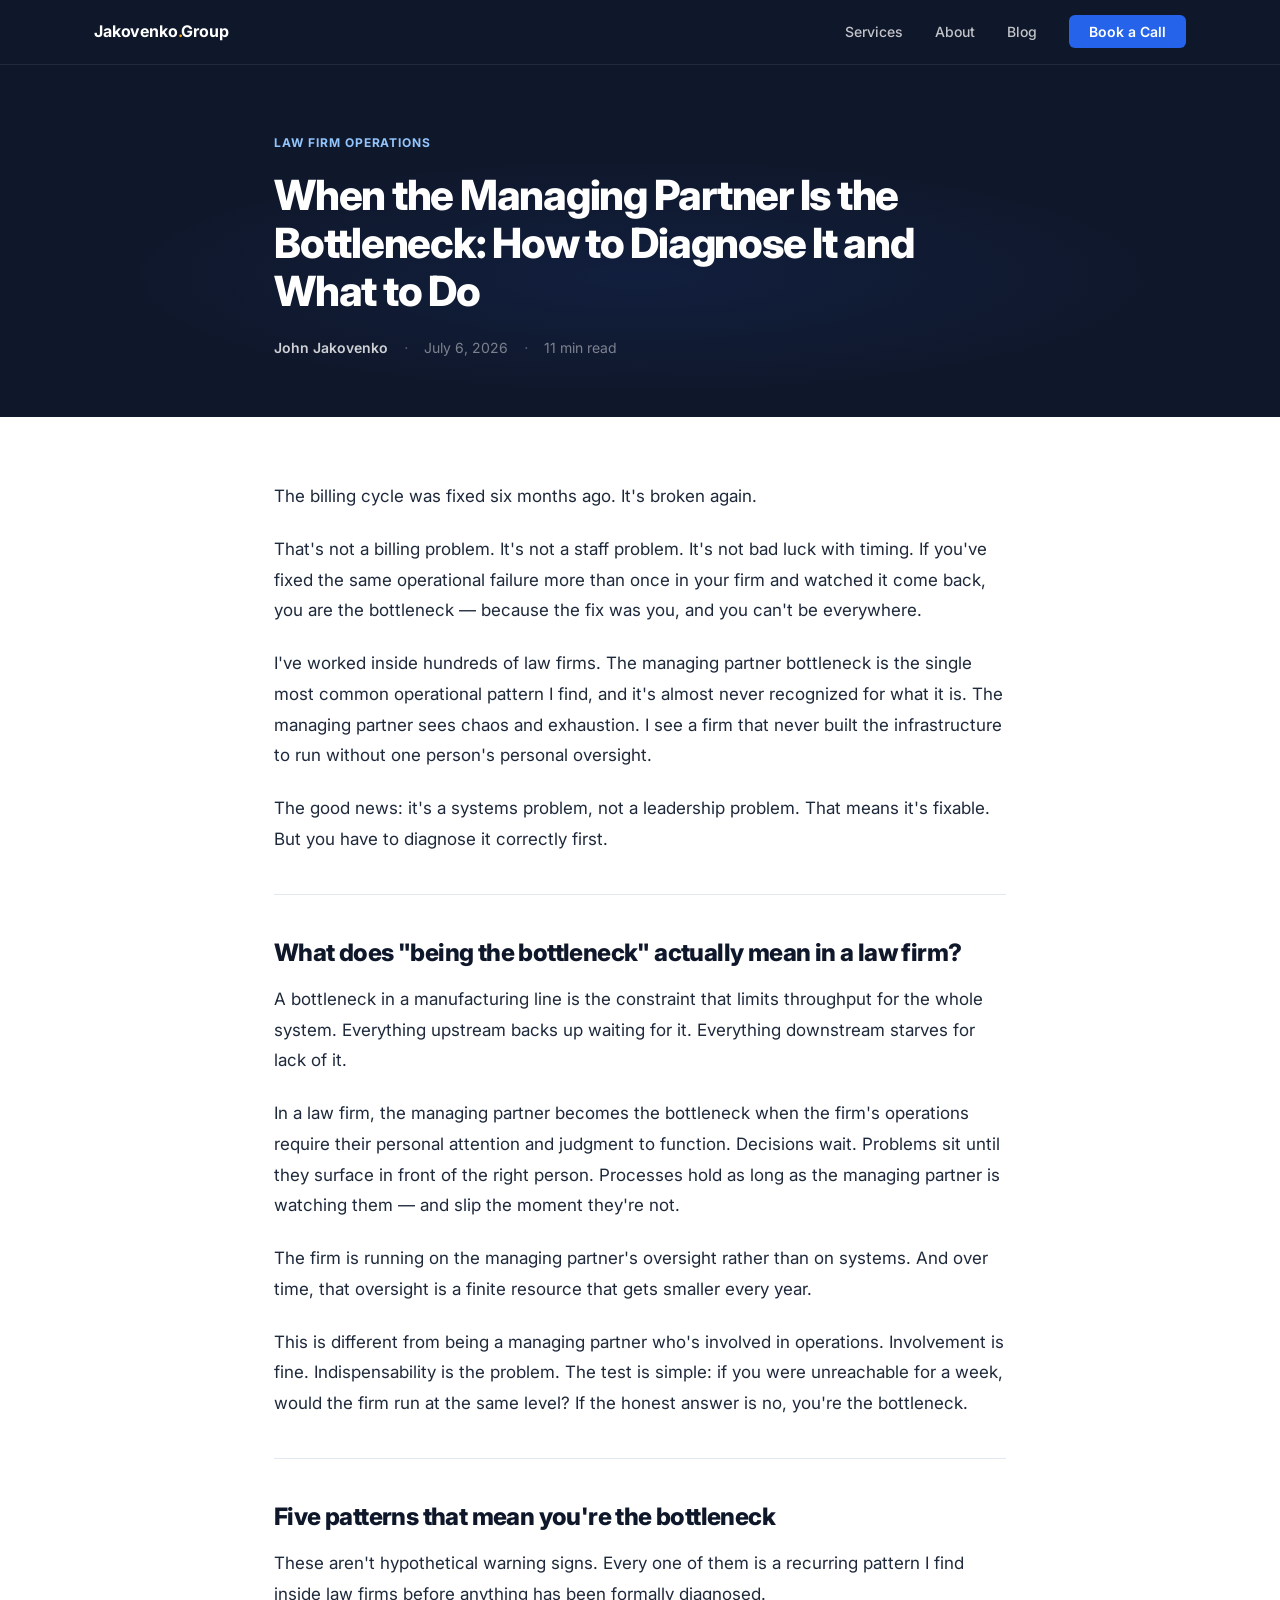
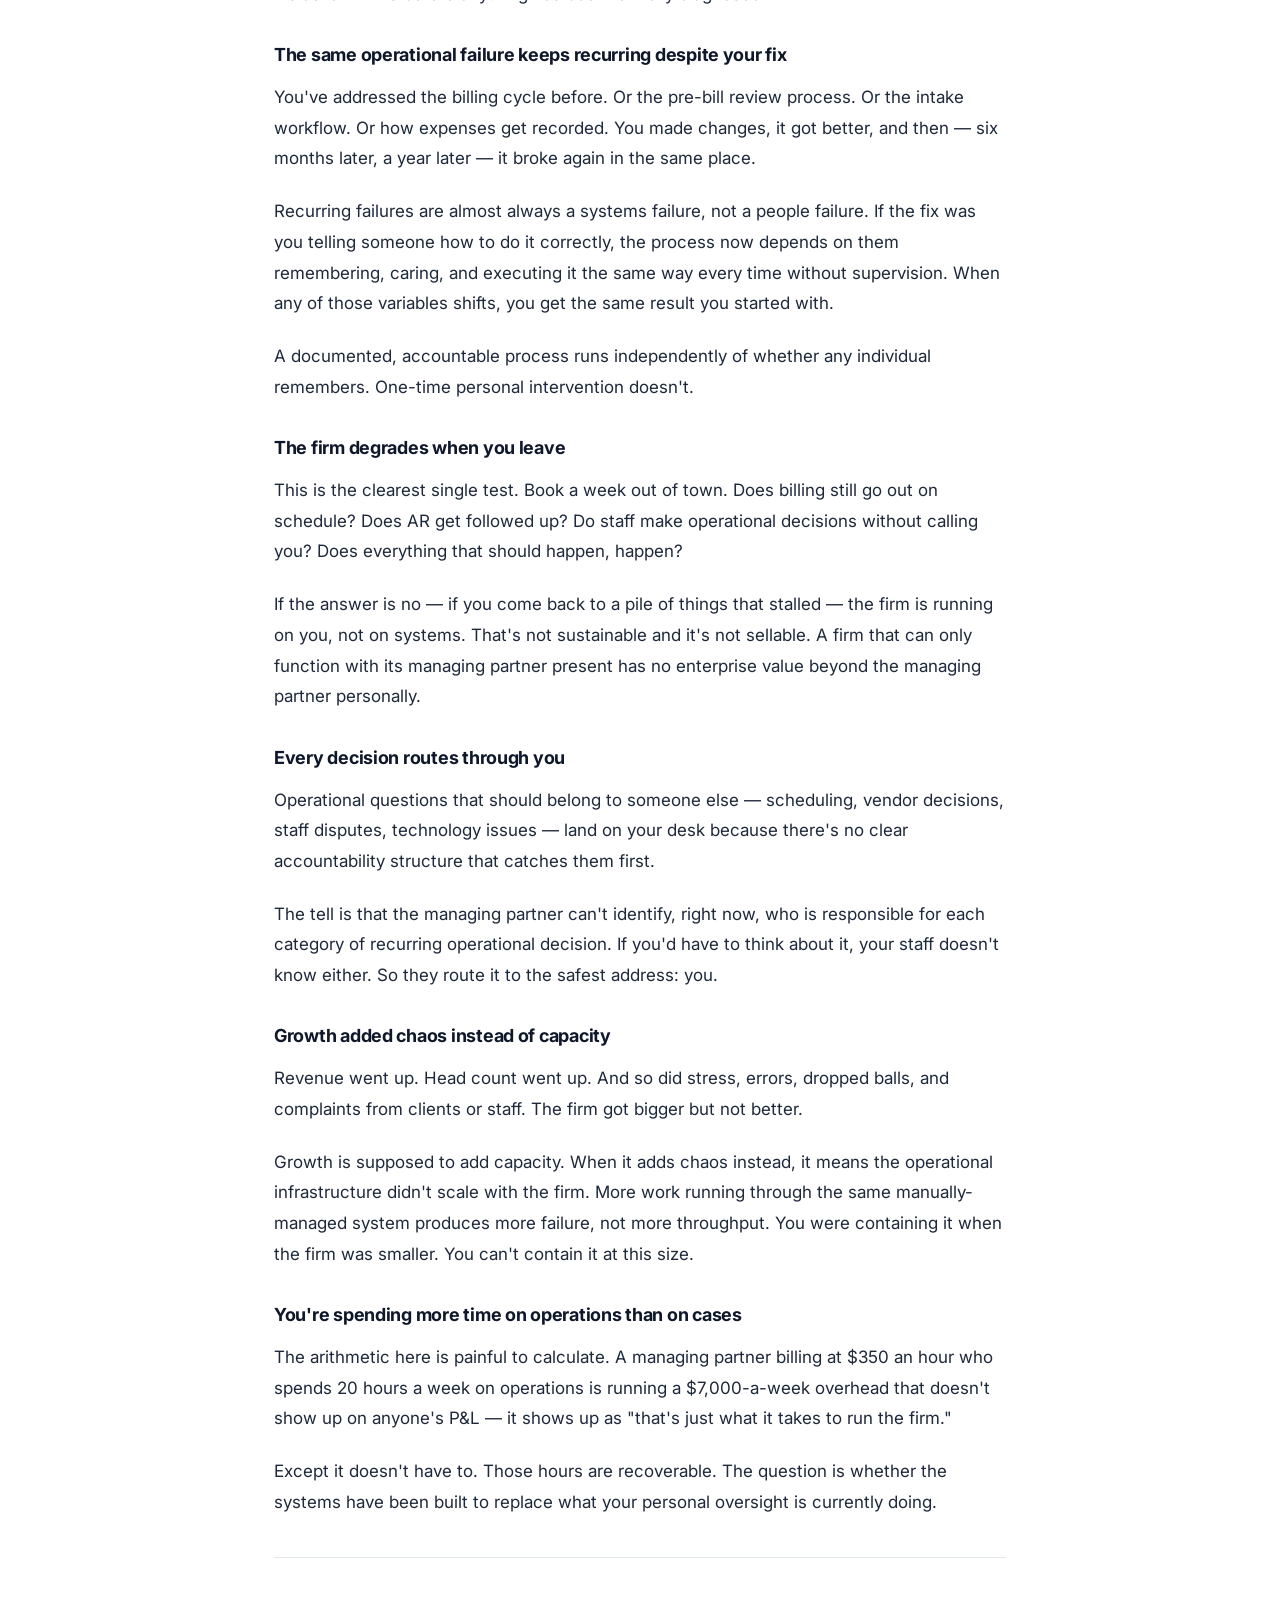
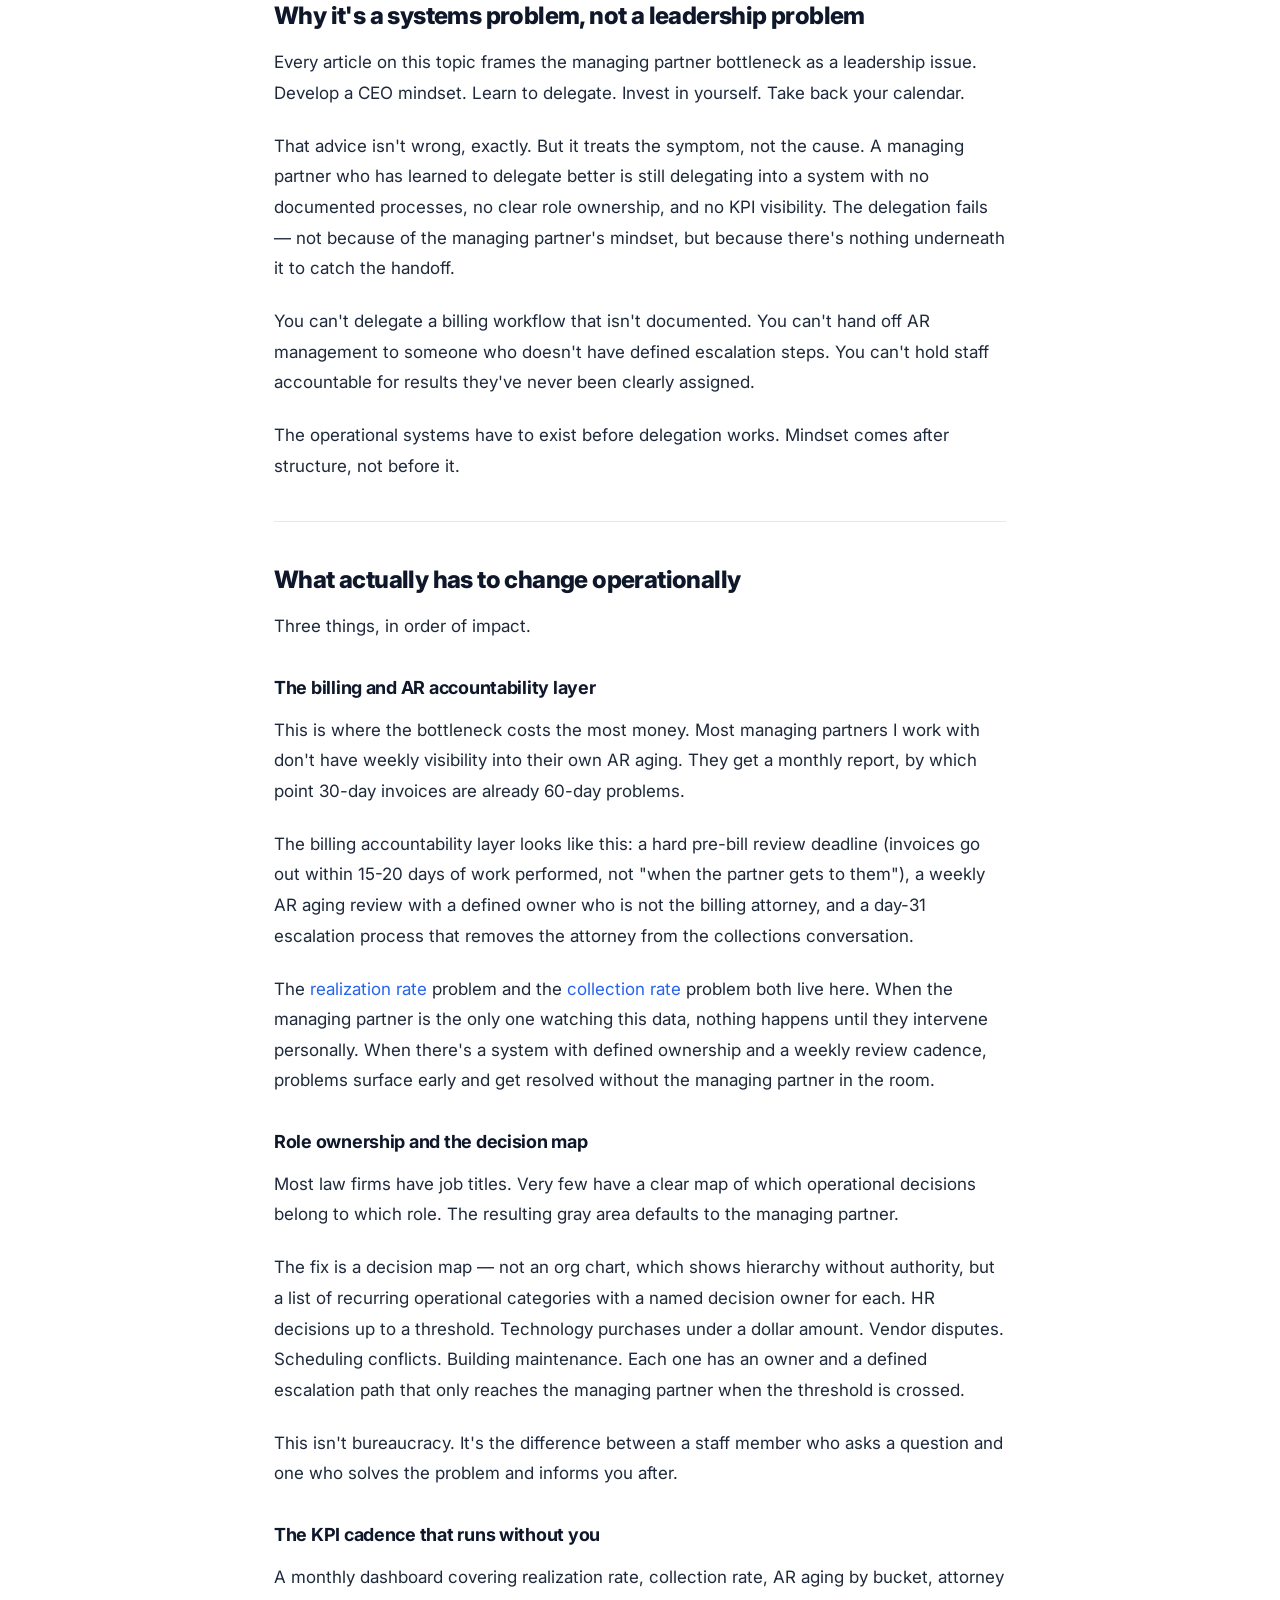
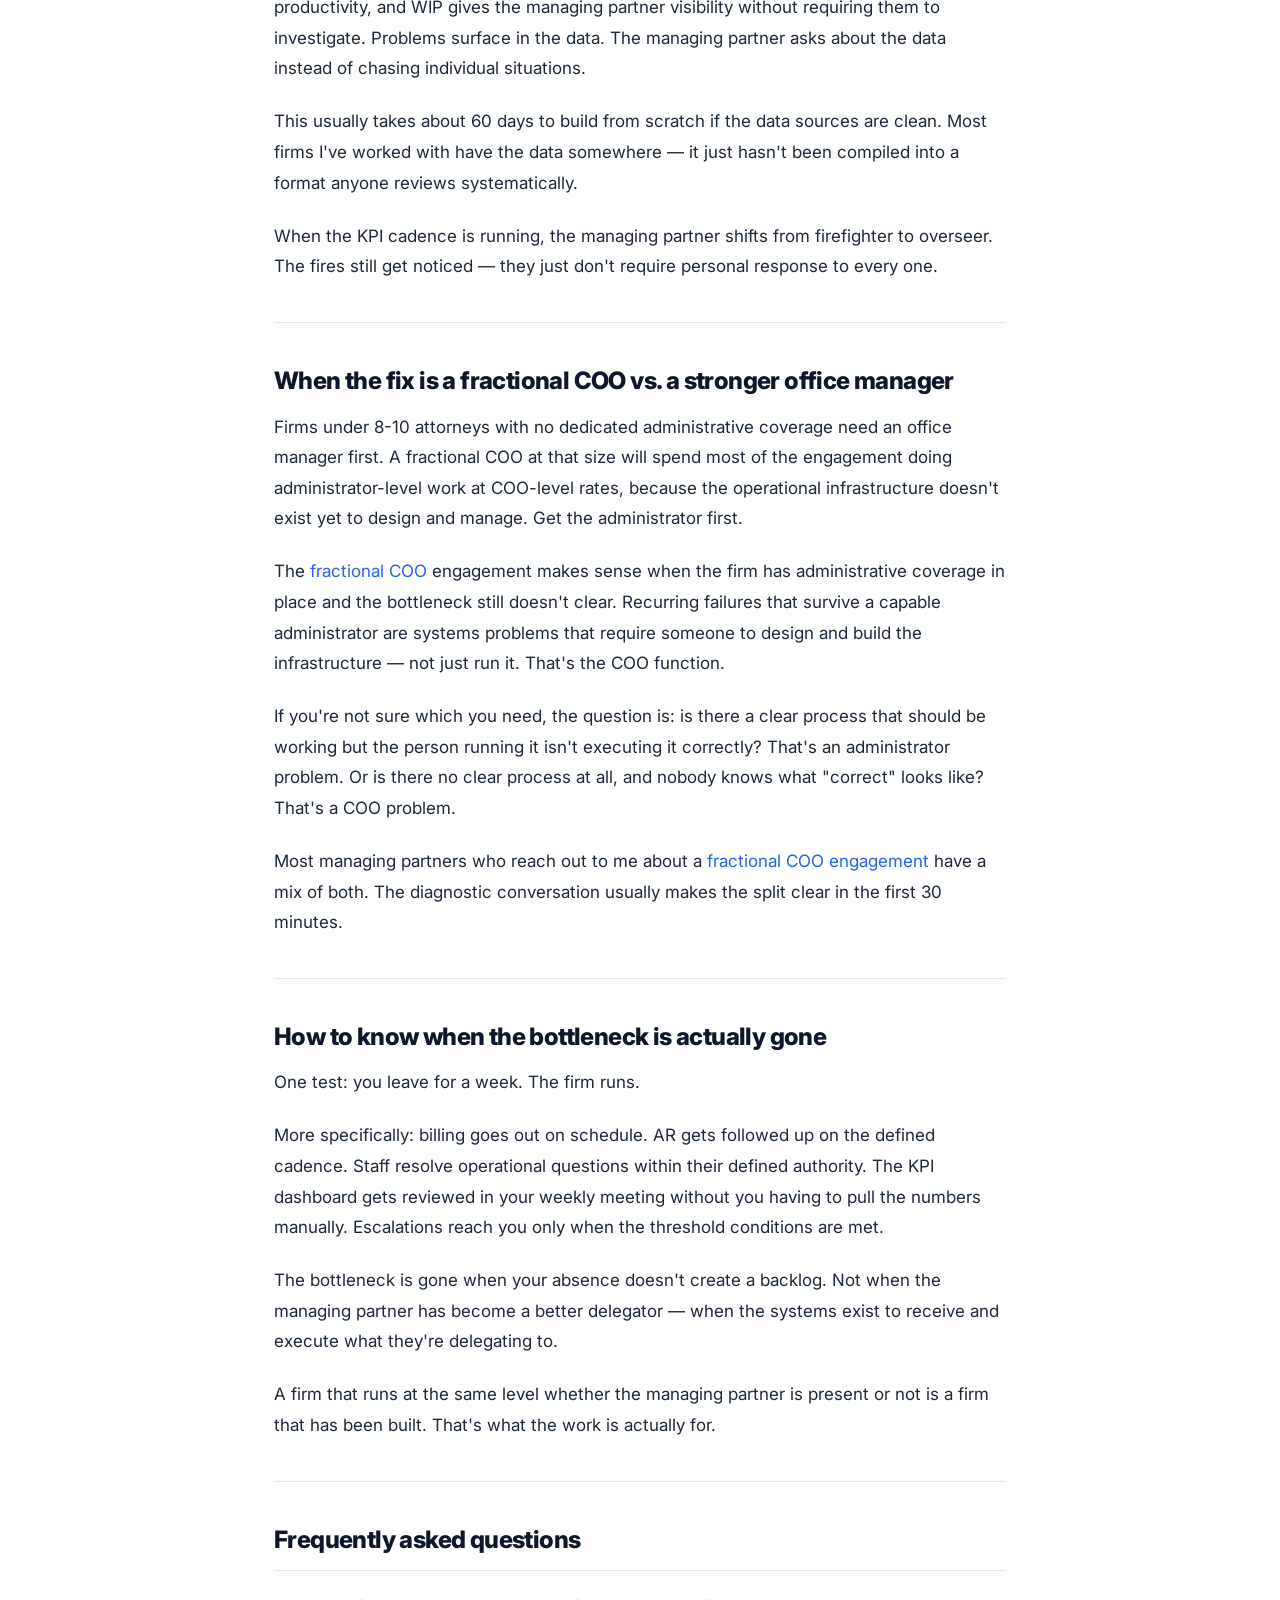
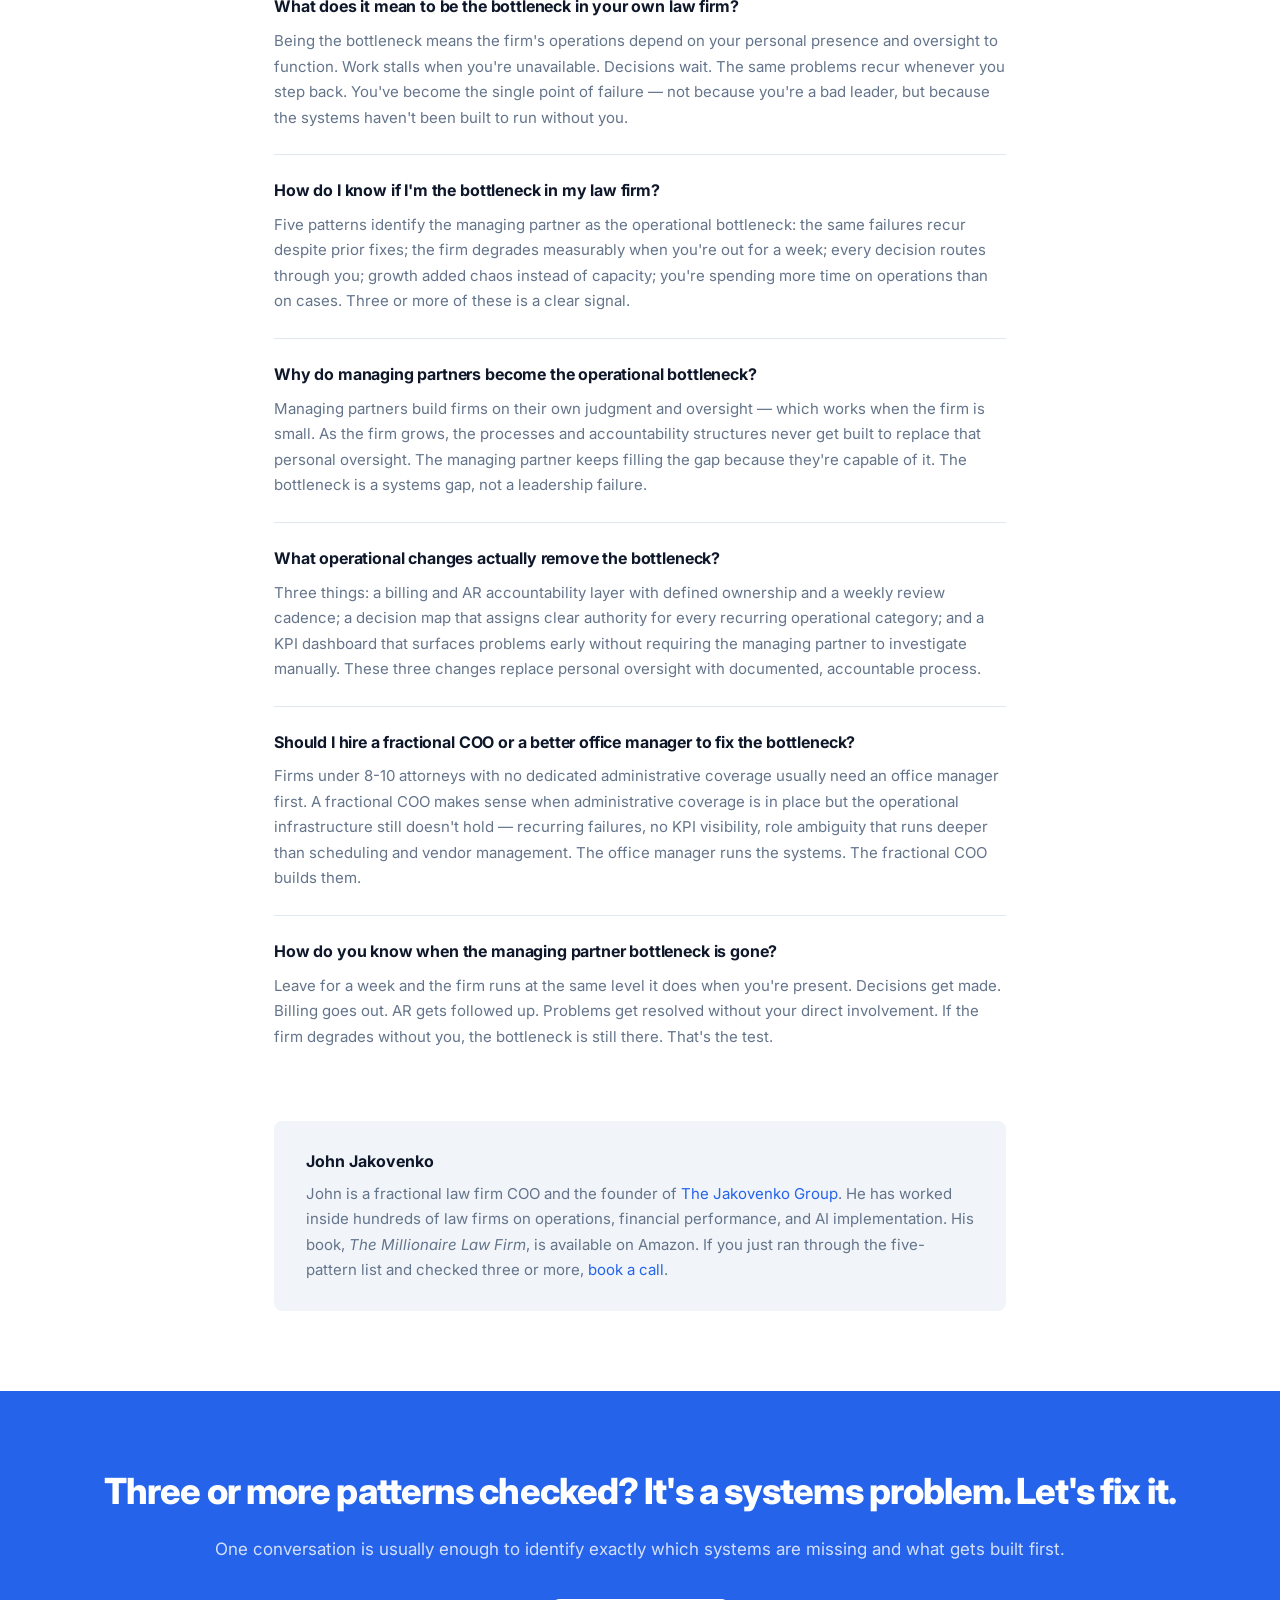
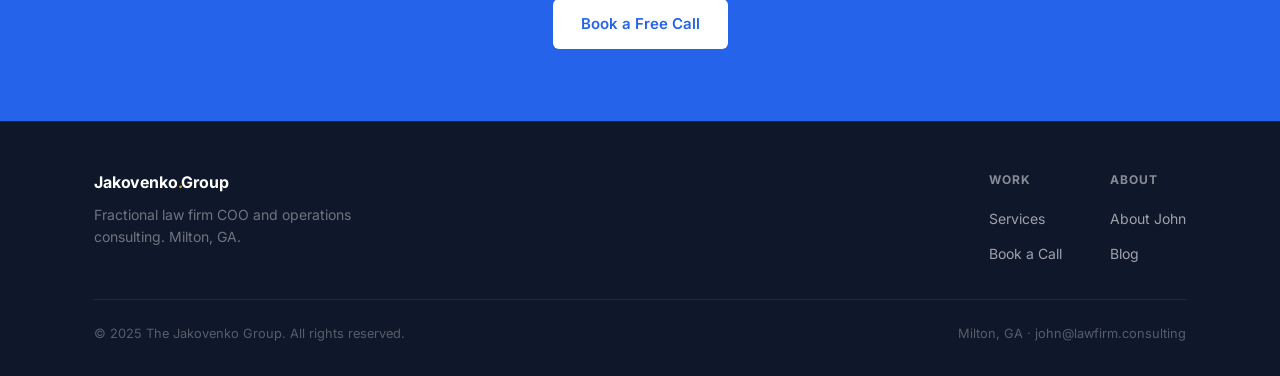
<file: blog/managing-partner-bottleneck.html>
<!DOCTYPE html>
<html lang="en">
<head>
  <meta charset="UTF-8">
  <meta name="viewport" content="width=device-width, initial-scale=1.0">
  <title>Law Firm Managing Partner Overwhelmed: Diagnose and Fix the Bottleneck</title>
  <meta name="description" content="If the same problems keep returning to your law firm despite your fixes, you're the bottleneck. Here's how to diagnose the 5 patterns — and what changes operationally.">
  <link rel="canonical" href="https://lawfirm.consulting/blog/managing-partner-bottleneck">
  <meta property="og:title" content="Law Firm Managing Partner Overwhelmed: Diagnose and Fix the Bottleneck">
  <meta property="og:description" content="If the same problems keep returning to your law firm despite your fixes, you're the bottleneck. Here's how to diagnose the 5 patterns — and what changes operationally.">
  <meta property="og:type" content="article">
  <meta property="og:url" content="https://lawfirm.consulting/blog/managing-partner-bottleneck">
  <meta property="article:published_time" content="2026-07-06">
  <meta property="article:author" content="John Jakovenko">
  <link rel="preconnect" href="https://fonts.googleapis.com">
  <link rel="preconnect" href="https://fonts.gstatic.com" crossorigin>
  <link href="https://fonts.googleapis.com/css2?family=Inter:wght@400;500;600;700;800&display=swap" rel="stylesheet">
  <link rel="stylesheet" href="../style.css">

  <script type="application/ld+json">
  {
    "@context": "https://schema.org",
    "@graph": [
      {
        "@type": "Article",
        "headline": "When the Managing Partner Is the Bottleneck: How to Diagnose It and What to Do",
        "description": "If the same operational problems keep recurring in your law firm despite your fixes, you're likely the bottleneck. Here's a diagnostic framework from a fractional COO who's seen this pattern in hundreds of firms — and what operationally changes to fix it.",
        "author": {
          "@type": "Person",
          "name": "John Jakovenko",
          "jobTitle": "Fractional Law Firm COO",
          "url": "https://lawfirm.consulting/about"
        },
        "publisher": {
          "@type": "Organization",
          "name": "The Jakovenko Group",
          "url": "https://lawfirm.consulting"
        },
        "datePublished": "2026-07-06",
        "dateModified": "2026-07-06",
        "url": "https://lawfirm.consulting/blog/managing-partner-bottleneck",
        "mainEntityOfPage": "https://lawfirm.consulting/blog/managing-partner-bottleneck"
      },
      {
        "@type": "FAQPage",
        "mainEntity": [
          {
            "@type": "Question",
            "name": "What does it mean to be the bottleneck in your own law firm?",
            "acceptedAnswer": {
              "@type": "Answer",
              "text": "Being the bottleneck means the firm's operations depend on your personal presence and oversight to function. Work stalls when you're unavailable. Decisions wait for your input. The same problems recur whenever you step back. You've become the single point of failure — not because you're a bad leader, but because the systems haven't been built to run without you."
            }
          },
          {
            "@type": "Question",
            "name": "How do I know if the managing partner is the bottleneck in my law firm?",
            "acceptedAnswer": {
              "@type": "Answer",
              "text": "Five patterns identify a managing partner as the operational bottleneck: (1) the same operational failures keep recurring despite prior fixes; (2) the firm degrades measurably when the managing partner is out for a week; (3) every decision routes through the managing partner; (4) growth has added chaos instead of capacity; (5) the managing partner is spending more time on operations than on cases. Hitting three or more of these is a clear signal."
            }
          },
          {
            "@type": "Question",
            "name": "Why do managing partners become the operational bottleneck?",
            "acceptedAnswer": {
              "@type": "Answer",
              "text": "Managing partners become bottlenecks because they built the firm on their own judgment and oversight — which worked when the firm was small. As the firm grew, the processes and accountability structures never got built to replace that personal oversight. The managing partner kept filling the gap because they're capable of it, not because it's sustainable. The bottleneck is a systems gap, not a leadership failure."
            }
          },
          {
            "@type": "Question",
            "name": "What operational changes actually remove the managing partner bottleneck?",
            "acceptedAnswer": {
              "@type": "Answer",
              "text": "Three operational changes remove the bottleneck: (1) building a billing and AR accountability layer — a pre-bill review deadline, a weekly AR aging review, and an escalation process for 30-day unpaid invoices that doesn't involve the billing attorney; (2) a role ownership map that clearly assigns decision authority for every recurring operational question; (3) a KPI cadence — a monthly dashboard covering realization rate, collection rate, AR aging, and attorney productivity — that surfaces problems early without requiring the managing partner to investigate manually."
            }
          },
          {
            "@type": "Question",
            "name": "Should I hire a fractional COO or a better office manager to fix the bottleneck?",
            "acceptedAnswer": {
              "@type": "Answer",
              "text": "Firms under 8-10 attorneys with no dedicated administrative coverage usually need a strong office manager first. A fractional COO makes sense when the firm has administrative coverage in place but the operational infrastructure still doesn't hold — recurring failures, no KPI visibility, role ambiguity that runs deeper than scheduling and vendor management. A fractional COO designs and builds the systems. An office manager runs them once they exist."
            }
          },
          {
            "@type": "Question",
            "name": "How do you know when the managing partner bottleneck is gone?",
            "acceptedAnswer": {
              "@type": "Answer",
              "text": "One test: the managing partner leaves for a week and the firm runs at the same level it does when they're present. Decisions get made. Billing goes out. AR gets followed up. Staff know their responsibilities. Problems get escalated and resolved without the managing partner's direct involvement. If the firm degrades without you, the bottleneck is still there."
            }
          }
        ]
      }
    ]
  }
  </script>

  <style>
    .article-hero { background: var(--dark); padding: 64px 0 56px; position: relative; overflow: hidden; }
    .article-hero::before { content: ''; position: absolute; inset: 0; background: radial-gradient(ellipse 60% 50% at 50% 60%, rgba(37,99,235,0.1) 0%, transparent 70%); pointer-events: none; }
    .article-hero .container { position: relative; max-width: 780px; }
    .article-category { display: inline-block; font-size: 0.75rem; font-weight: 700; letter-spacing: 0.08em; text-transform: uppercase; color: #93c5fd; margin-bottom: 20px; }
    .article-hero h1 { font-size: clamp(1.75rem, 3.5vw, 2.6rem); font-weight: 800; color: var(--white); line-height: 1.15; letter-spacing: -0.03em; margin-bottom: 20px; }
    .article-byline { display: flex; align-items: center; gap: 16px; flex-wrap: wrap; }
    .byline-author { font-size: 0.875rem; font-weight: 600; color: rgba(255,255,255,0.8); }
    .byline-sep { color: rgba(255,255,255,0.25); }
    .byline-date, .byline-read { font-size: 0.875rem; color: rgba(255,255,255,0.45); }
    .article-body { padding: 64px 0 80px; }
    .article-body .container { max-width: 780px; }
    .prose p { font-size: 1.0625rem; color: var(--text); line-height: 1.8; margin-bottom: 1.4rem; }
    .prose h2 { font-size: 1.5rem; font-weight: 800; color: var(--dark); letter-spacing: -0.025em; line-height: 1.2; margin-top: 2.75rem; margin-bottom: 1rem; }
    .prose h3 { font-size: 1.125rem; font-weight: 700; color: var(--dark); letter-spacing: -0.015em; margin-top: 2rem; margin-bottom: 0.75rem; }
    .prose hr { border: none; border-top: 1px solid var(--border); margin: 2.5rem 0; }
    .prose strong { font-weight: 700; color: var(--dark); }
    .prose a { color: var(--accent); }
    .prose a:hover { text-decoration: underline; }
    .faq-item { border-top: 1px solid var(--border); padding: 1.5rem 0; }
    .faq-item:last-child { border-bottom: 1px solid var(--border); }
    .faq-item h3 { font-size: 1rem; font-weight: 700; color: var(--dark); margin: 0 0 0.65rem; letter-spacing: -0.01em; line-height: 1.4; }
    .faq-item p { font-size: 0.9375rem; color: var(--muted); line-height: 1.7; margin: 0; }
    .faq-item a { color: var(--accent); }
    .author-bio { background: var(--light); border-radius: 8px; padding: 28px 32px; margin-top: 3rem; }
    .author-bio-text strong { color: var(--dark); font-size: 1rem; display: block; margin-bottom: 6px; }
    .author-bio-text p { font-size: 0.9375rem; color: var(--muted); line-height: 1.7; margin: 0; }
    .author-bio-text a { color: var(--accent); }
    @media (max-width: 768px) { .prose h2 { font-size: 1.3rem; } }
  </style>
</head>
<body>

<nav>
  <div class="container nav-inner">
    <a href="/" class="nav-logo">Jakovenko<span>.</span>Group</a>
    <ul class="nav-links">
      <li><a href="/services.html">Services</a></li>
      <li><a href="/about.html">About</a></li>
      <li><a href="/blog.html">Blog</a></li>
      <li><a href="/contact.html" class="nav-cta">Book a Call</a></li>
    </ul>
  </div>
</nav>

<div class="article-hero">
  <div class="container">
    <span class="article-category">Law Firm Operations</span>
    <h1>When the Managing Partner Is the Bottleneck: How to Diagnose It and What to Do</h1>
    <div class="article-byline">
      <span class="byline-author">John Jakovenko</span>
      <span class="byline-sep">·</span>
      <span class="byline-date">July 6, 2026</span>
      <span class="byline-sep">·</span>
      <span class="byline-read">11 min read</span>
    </div>
  </div>
</div>

<div class="article-body">
  <div class="container">
    <div class="prose">

      <p>The billing cycle was fixed six months ago. It's broken again.</p>

      <p>That's not a billing problem. It's not a staff problem. It's not bad luck with timing. If you've fixed the same operational failure more than once in your firm and watched it come back, you are the bottleneck — because the fix was you, and you can't be everywhere.</p>

      <p>I've worked inside hundreds of law firms. The managing partner bottleneck is the single most common operational pattern I find, and it's almost never recognized for what it is. The managing partner sees chaos and exhaustion. I see a firm that never built the infrastructure to run without one person's personal oversight.</p>

      <p>The good news: it's a systems problem, not a leadership problem. That means it's fixable. But you have to diagnose it correctly first.</p>

      <hr>

      <h2>What does "being the bottleneck" actually mean in a law firm?</h2>

      <p>A bottleneck in a manufacturing line is the constraint that limits throughput for the whole system. Everything upstream backs up waiting for it. Everything downstream starves for lack of it.</p>

      <p>In a law firm, the managing partner becomes the bottleneck when the firm's operations require their personal attention and judgment to function. Decisions wait. Problems sit until they surface in front of the right person. Processes hold as long as the managing partner is watching them — and slip the moment they're not.</p>

      <p>The firm is running on the managing partner's oversight rather than on systems. And over time, that oversight is a finite resource that gets smaller every year.</p>

      <p>This is different from being a managing partner who's involved in operations. Involvement is fine. Indispensability is the problem. The test is simple: if you were unreachable for a week, would the firm run at the same level? If the honest answer is no, you're the bottleneck.</p>

      <hr>

      <h2>Five patterns that mean you're the bottleneck</h2>

      <p>These aren't hypothetical warning signs. Every one of them is a recurring pattern I find inside law firms before anything has been formally diagnosed.</p>

      <h3>The same operational failure keeps recurring despite your fix</h3>

      <p>You've addressed the billing cycle before. Or the pre-bill review process. Or the intake workflow. Or how expenses get recorded. You made changes, it got better, and then — six months later, a year later — it broke again in the same place.</p>

      <p>Recurring failures are almost always a systems failure, not a people failure. If the fix was you telling someone how to do it correctly, the process now depends on them remembering, caring, and executing it the same way every time without supervision. When any of those variables shifts, you get the same result you started with.</p>

      <p>A documented, accountable process runs independently of whether any individual remembers. One-time personal intervention doesn't.</p>

      <h3>The firm degrades when you leave</h3>

      <p>This is the clearest single test. Book a week out of town. Does billing still go out on schedule? Does AR get followed up? Do staff make operational decisions without calling you? Does everything that should happen, happen?</p>

      <p>If the answer is no — if you come back to a pile of things that stalled — the firm is running on you, not on systems. That's not sustainable and it's not sellable. A firm that can only function with its managing partner present has no enterprise value beyond the managing partner personally.</p>

      <h3>Every decision routes through you</h3>

      <p>Operational questions that should belong to someone else — scheduling, vendor decisions, staff disputes, technology issues — land on your desk because there's no clear accountability structure that catches them first.</p>

      <p>The tell is that the managing partner can't identify, right now, who is responsible for each category of recurring operational decision. If you'd have to think about it, your staff doesn't know either. So they route it to the safest address: you.</p>

      <h3>Growth added chaos instead of capacity</h3>

      <p>Revenue went up. Head count went up. And so did stress, errors, dropped balls, and complaints from clients or staff. The firm got bigger but not better.</p>

      <p>Growth is supposed to add capacity. When it adds chaos instead, it means the operational infrastructure didn't scale with the firm. More work running through the same manually-managed system produces more failure, not more throughput. You were containing it when the firm was smaller. You can't contain it at this size.</p>

      <h3>You're spending more time on operations than on cases</h3>

      <p>The arithmetic here is painful to calculate. A managing partner billing at $350 an hour who spends 20 hours a week on operations is running a $7,000-a-week overhead that doesn't show up on anyone's P&amp;L — it shows up as "that's just what it takes to run the firm."</p>

      <p>Except it doesn't have to. Those hours are recoverable. The question is whether the systems have been built to replace what your personal oversight is currently doing.</p>

      <hr>

      <h2>Why it's a systems problem, not a leadership problem</h2>

      <p>Every article on this topic frames the managing partner bottleneck as a leadership issue. Develop a CEO mindset. Learn to delegate. Invest in yourself. Take back your calendar.</p>

      <p>That advice isn't wrong, exactly. But it treats the symptom, not the cause. A managing partner who has learned to delegate better is still delegating into a system with no documented processes, no clear role ownership, and no KPI visibility. The delegation fails — not because of the managing partner's mindset, but because there's nothing underneath it to catch the handoff.</p>

      <p>You can't delegate a billing workflow that isn't documented. You can't hand off AR management to someone who doesn't have defined escalation steps. You can't hold staff accountable for results they've never been clearly assigned.</p>

      <p>The operational systems have to exist before delegation works. Mindset comes after structure, not before it.</p>

      <hr>

      <h2>What actually has to change operationally</h2>

      <p>Three things, in order of impact.</p>

      <h3>The billing and AR accountability layer</h3>

      <p>This is where the bottleneck costs the most money. Most managing partners I work with don't have weekly visibility into their own AR aging. They get a monthly report, by which point 30-day invoices are already 60-day problems.</p>

      <p>The billing accountability layer looks like this: a hard pre-bill review deadline (invoices go out within 15-20 days of work performed, not "when the partner gets to them"), a weekly AR aging review with a defined owner who is not the billing attorney, and a day-31 escalation process that removes the attorney from the collections conversation.</p>

      <p>The <a href="/blog/law-firm-realization-rate">realization rate</a> problem and the <a href="/blog/law-firm-collection-rate">collection rate</a> problem both live here. When the managing partner is the only one watching this data, nothing happens until they intervene personally. When there's a system with defined ownership and a weekly review cadence, problems surface early and get resolved without the managing partner in the room.</p>

      <h3>Role ownership and the decision map</h3>

      <p>Most law firms have job titles. Very few have a clear map of which operational decisions belong to which role. The resulting gray area defaults to the managing partner.</p>

      <p>The fix is a decision map — not an org chart, which shows hierarchy without authority, but a list of recurring operational categories with a named decision owner for each. HR decisions up to a threshold. Technology purchases under a dollar amount. Vendor disputes. Scheduling conflicts. Building maintenance. Each one has an owner and a defined escalation path that only reaches the managing partner when the threshold is crossed.</p>

      <p>This isn't bureaucracy. It's the difference between a staff member who asks a question and one who solves the problem and informs you after.</p>

      <h3>The KPI cadence that runs without you</h3>

      <p>A monthly dashboard covering realization rate, collection rate, AR aging by bucket, attorney productivity, and WIP gives the managing partner visibility without requiring them to investigate. Problems surface in the data. The managing partner asks about the data instead of chasing individual situations.</p>

      <p>This usually takes about 60 days to build from scratch if the data sources are clean. Most firms I've worked with have the data somewhere — it just hasn't been compiled into a format anyone reviews systematically.</p>

      <p>When the KPI cadence is running, the managing partner shifts from firefighter to overseer. The fires still get noticed — they just don't require personal response to every one.</p>

      <hr>

      <h2>When the fix is a fractional COO vs. a stronger office manager</h2>

      <p>Firms under 8-10 attorneys with no dedicated administrative coverage need an office manager first. A fractional COO at that size will spend most of the engagement doing administrator-level work at COO-level rates, because the operational infrastructure doesn't exist yet to design and manage. Get the administrator first.</p>

      <p>The <a href="/blog/fractional-coo-law-firm">fractional COO</a> engagement makes sense when the firm has administrative coverage in place and the bottleneck still doesn't clear. Recurring failures that survive a capable administrator are systems problems that require someone to design and build the infrastructure — not just run it. That's the COO function.</p>

      <p>If you're not sure which you need, the question is: is there a clear process that should be working but the person running it isn't executing it correctly? That's an administrator problem. Or is there no clear process at all, and nobody knows what "correct" looks like? That's a COO problem.</p>

      <p>Most managing partners who reach out to me about a <a href="/services.html">fractional COO engagement</a> have a mix of both. The diagnostic conversation usually makes the split clear in the first 30 minutes.</p>

      <hr>

      <h2>How to know when the bottleneck is actually gone</h2>

      <p>One test: you leave for a week. The firm runs.</p>

      <p>More specifically: billing goes out on schedule. AR gets followed up on the defined cadence. Staff resolve operational questions within their defined authority. The KPI dashboard gets reviewed in your weekly meeting without you having to pull the numbers manually. Escalations reach you only when the threshold conditions are met.</p>

      <p>The bottleneck is gone when your absence doesn't create a backlog. Not when the managing partner has become a better delegator — when the systems exist to receive and execute what they're delegating to.</p>

      <p>A firm that runs at the same level whether the managing partner is present or not is a firm that has been built. That's what the work is actually for.</p>

      <hr>

      <h2>Frequently asked questions</h2>

      <div class="faq-item">
        <h3>What does it mean to be the bottleneck in your own law firm?</h3>
        <p>Being the bottleneck means the firm's operations depend on your personal presence and oversight to function. Work stalls when you're unavailable. Decisions wait. The same problems recur whenever you step back. You've become the single point of failure — not because you're a bad leader, but because the systems haven't been built to run without you.</p>
      </div>

      <div class="faq-item">
        <h3>How do I know if I'm the bottleneck in my law firm?</h3>
        <p>Five patterns identify the managing partner as the operational bottleneck: the same failures recur despite prior fixes; the firm degrades measurably when you're out for a week; every decision routes through you; growth added chaos instead of capacity; you're spending more time on operations than on cases. Three or more of these is a clear signal.</p>
      </div>

      <div class="faq-item">
        <h3>Why do managing partners become the operational bottleneck?</h3>
        <p>Managing partners build firms on their own judgment and oversight — which works when the firm is small. As the firm grows, the processes and accountability structures never get built to replace that personal oversight. The managing partner keeps filling the gap because they're capable of it. The bottleneck is a systems gap, not a leadership failure.</p>
      </div>

      <div class="faq-item">
        <h3>What operational changes actually remove the bottleneck?</h3>
        <p>Three things: a billing and AR accountability layer with defined ownership and a weekly review cadence; a decision map that assigns clear authority for every recurring operational category; and a KPI dashboard that surfaces problems early without requiring the managing partner to investigate manually. These three changes replace personal oversight with documented, accountable process.</p>
      </div>

      <div class="faq-item">
        <h3>Should I hire a fractional COO or a better office manager to fix the bottleneck?</h3>
        <p>Firms under 8-10 attorneys with no dedicated administrative coverage usually need an office manager first. A fractional COO makes sense when administrative coverage is in place but the operational infrastructure still doesn't hold — recurring failures, no KPI visibility, role ambiguity that runs deeper than scheduling and vendor management. The office manager runs the systems. The fractional COO builds them.</p>
      </div>

      <div class="faq-item">
        <h3>How do you know when the managing partner bottleneck is gone?</h3>
        <p>Leave for a week and the firm runs at the same level it does when you're present. Decisions get made. Billing goes out. AR gets followed up. Problems get resolved without your direct involvement. If the firm degrades without you, the bottleneck is still there. That's the test.</p>
      </div>

      <div class="author-bio">
        <div class="author-bio-text">
          <strong>John Jakovenko</strong>
          <p>John is a fractional law firm COO and the founder of <a href="https://lawfirm.consulting">The Jakovenko Group</a>. He has worked inside hundreds of law firms on operations, financial performance, and AI implementation. His book, <em>The Millionaire Law Firm</em>, is available on Amazon. If you just ran through the five-pattern list and checked three or more, <a href="/contact.html">book a call</a>.</p>
        </div>
      </div>

    </div>
  </div>
</div>

<div class="cta-band">
  <div class="container">
    <h2>Three or more patterns checked? It's a systems problem. Let's fix it.</h2>
    <p>One conversation is usually enough to identify exactly which systems are missing and what gets built first.</p>
    <a href="/contact.html" class="btn btn-white">Book a Free Call</a>
  </div>
</div>

<footer>
  <div class="container">
    <div class="footer-inner">
      <div class="footer-brand">
        <a href="/" class="nav-logo">Jakovenko<span>.</span>Group</a>
        <p>Fractional law firm COO and operations consulting. Milton, GA.</p>
      </div>
      <div class="footer-links">
        <div class="footer-col">
          <h5>Work</h5>
          <ul>
            <li><a href="/services.html">Services</a></li>
            <li><a href="/contact.html">Book a Call</a></li>
          </ul>
        </div>
        <div class="footer-col">
          <h5>About</h5>
          <ul>
            <li><a href="/about.html">About John</a></li>
            <li><a href="/blog.html">Blog</a></li>
          </ul>
        </div>
      </div>
    </div>
    <div class="footer-bottom">
      <p>© 2025 The Jakovenko Group. All rights reserved.</p>
      <p>Milton, GA · <a href="mailto:john@lawfirm.consulting" style="color: rgba(255,255,255,0.3);">john@lawfirm.consulting</a></p>
    </div>
  </div>
</footer>

</body>
</html>
</file>
<file: style.css>
/* The Jakovenko Group — Shared Stylesheet */

*, *::before, *::after { box-sizing: border-box; margin: 0; padding: 0; }

:root {
  --dark:    #0f172a;
  --navy:    #1e293b;
  --slate:   #334155;
  --mid:     #64748b;
  --light:   #f1f5f9;
  --white:   #ffffff;
  --accent:  #2563eb;
  --accent2: #1d4ed8;
  --gold:    #f59e0b;
  --text:    #1e293b;
  --muted:   #64748b;
  --border:  #e2e8f0;
  --radius:  6px;
  --max:     1140px;
}

html { font-size: 16px; scroll-behavior: smooth; }

body {
  font-family: 'Inter', system-ui, -apple-system, sans-serif;
  color: var(--text);
  background: var(--white);
  line-height: 1.6;
  -webkit-font-smoothing: antialiased;
}

a { color: var(--accent); text-decoration: none; }
a:hover { text-decoration: underline; }

img { max-width: 100%; height: auto; display: block; }

/* ── Layout ─────────────────────────────────── */
.container { max-width: var(--max); margin: 0 auto; padding: 0 24px; }
.section    { padding: 80px 0; }
.section-sm { padding: 48px 0; }

/* ── Nav ─────────────────────────────────────── */
nav {
  background: var(--dark);
  position: sticky;
  top: 0;
  z-index: 100;
  border-bottom: 1px solid rgba(255,255,255,0.08);
}
.nav-inner {
  display: flex;
  align-items: center;
  justify-content: space-between;
  height: 64px;
}
.nav-logo {
  color: var(--white);
  font-size: 1rem;
  font-weight: 700;
  letter-spacing: -0.01em;
  text-decoration: none;
}
.nav-logo span { color: var(--gold); }
.nav-links { display: flex; gap: 32px; list-style: none; }
.nav-links a { color: rgba(255,255,255,0.75); font-size: 0.875rem; font-weight: 500; transition: color 0.15s; }
.nav-links a:hover { color: var(--white); text-decoration: none; }
.nav-cta {
  background: var(--accent);
  color: var(--white) !important;
  padding: 8px 20px;
  border-radius: var(--radius);
  font-weight: 600 !important;
  font-size: 0.875rem !important;
  transition: background 0.15s !important;
}
.nav-cta:hover { background: var(--accent2) !important; }

/* ── Hero ────────────────────────────────────── */
.hero {
  background: var(--dark);
  padding: 100px 0 96px;
  position: relative;
  overflow: hidden;
}
.hero::before {
  content: '';
  position: absolute;
  inset: 0;
  background: radial-gradient(ellipse 80% 60% at 60% 40%, rgba(37,99,235,0.12) 0%, transparent 70%);
  pointer-events: none;
}
.hero-eyebrow {
  display: inline-flex;
  align-items: center;
  gap: 8px;
  background: rgba(37,99,235,0.15);
  border: 1px solid rgba(37,99,235,0.3);
  color: #93c5fd;
  font-size: 0.8rem;
  font-weight: 600;
  letter-spacing: 0.06em;
  text-transform: uppercase;
  padding: 6px 14px;
  border-radius: 100px;
  margin-bottom: 28px;
}
.hero h1 {
  font-size: clamp(2rem, 4.5vw, 3.25rem);
  font-weight: 800;
  color: var(--white);
  line-height: 1.15;
  letter-spacing: -0.03em;
  max-width: 760px;
  margin-bottom: 24px;
}
.hero h1 em { font-style: normal; color: var(--gold); }
.hero-sub {
  color: rgba(255,255,255,0.65);
  font-size: 1.125rem;
  max-width: 560px;
  margin-bottom: 40px;
  line-height: 1.7;
}
.hero-actions { display: flex; gap: 16px; flex-wrap: wrap; align-items: center; }
.btn {
  display: inline-flex;
  align-items: center;
  gap: 8px;
  font-size: 0.9375rem;
  font-weight: 600;
  padding: 13px 28px;
  border-radius: var(--radius);
  transition: all 0.15s;
  cursor: pointer;
  border: none;
  text-decoration: none;
}
.btn-primary { background: var(--accent); color: var(--white); }
.btn-primary:hover { background: var(--accent2); color: var(--white); text-decoration: none; }
.btn-ghost { background: transparent; color: rgba(255,255,255,0.8); border: 1px solid rgba(255,255,255,0.25); }
.btn-ghost:hover { border-color: rgba(255,255,255,0.6); color: var(--white); text-decoration: none; }
.hero-proof {
  margin-top: 64px;
  display: flex;
  gap: 48px;
  flex-wrap: wrap;
}
.proof-item { display: flex; flex-direction: column; }
.proof-num {
  font-size: 2rem;
  font-weight: 800;
  color: var(--white);
  letter-spacing: -0.03em;
  line-height: 1;
}
.proof-num span { color: var(--gold); }
.proof-label { color: rgba(255,255,255,0.5); font-size: 0.8rem; font-weight: 500; margin-top: 4px; }

/* ── Section headings ────────────────────────── */
.section-label {
  font-size: 0.75rem;
  font-weight: 700;
  letter-spacing: 0.1em;
  text-transform: uppercase;
  color: var(--accent);
  margin-bottom: 12px;
}
.section-title {
  font-size: clamp(1.5rem, 3vw, 2.25rem);
  font-weight: 800;
  letter-spacing: -0.025em;
  line-height: 1.2;
  color: var(--dark);
  margin-bottom: 16px;
}
.section-sub {
  font-size: 1.0625rem;
  color: var(--muted);
  max-width: 560px;
  line-height: 1.7;
}

/* ── Pull quote ──────────────────────────────── */
.pull-quote {
  background: var(--light);
  border-left: 4px solid var(--accent);
  padding: 32px 36px;
  border-radius: 0 var(--radius) var(--radius) 0;
  margin: 48px 0;
}
.pull-quote p {
  font-size: 1.25rem;
  font-weight: 600;
  color: var(--dark);
  line-height: 1.5;
  font-style: italic;
}
.pull-quote cite {
  display: block;
  font-size: 0.875rem;
  color: var(--muted);
  font-style: normal;
  margin-top: 12px;
  font-weight: 500;
}

/* ── Services ────────────────────────────────── */
.services-grid {
  display: grid;
  grid-template-columns: repeat(auto-fit, minmax(300px, 1fr));
  gap: 24px;
  margin-top: 48px;
}
.service-card {
  background: var(--white);
  border: 1px solid var(--border);
  border-radius: 8px;
  padding: 32px;
  transition: box-shadow 0.2s, border-color 0.2s;
}
.service-card:hover { box-shadow: 0 8px 32px rgba(0,0,0,0.08); border-color: var(--accent); }
.service-icon {
  width: 44px;
  height: 44px;
  background: rgba(37,99,235,0.08);
  border-radius: 8px;
  display: flex;
  align-items: center;
  justify-content: center;
  margin-bottom: 20px;
}
.service-icon svg { width: 22px; height: 22px; stroke: var(--accent); }
.service-card h3 { font-size: 1.0625rem; font-weight: 700; color: var(--dark); margin-bottom: 10px; letter-spacing: -0.01em; }
.service-card p { font-size: 0.9375rem; color: var(--muted); line-height: 1.65; }

/* ── Process ─────────────────────────────────── */
.process-bg { background: var(--dark); }
.process-bg .section-title { color: var(--white); }
.process-bg .section-label { color: #93c5fd; }
.process-bg .section-sub { color: rgba(255,255,255,0.6); }
.process-steps {
  display: grid;
  grid-template-columns: repeat(auto-fit, minmax(200px, 1fr));
  gap: 2px;
  margin-top: 48px;
  background: rgba(255,255,255,0.06);
  border-radius: 8px;
  overflow: hidden;
}
.process-step {
  background: rgba(255,255,255,0.03);
  padding: 32px 28px;
  position: relative;
}
.step-num {
  font-size: 0.75rem;
  font-weight: 700;
  letter-spacing: 0.08em;
  color: var(--gold);
  margin-bottom: 12px;
}
.process-step h3 { font-size: 0.9375rem; font-weight: 700; color: var(--white); margin-bottom: 8px; }
.process-step p { font-size: 0.875rem; color: rgba(255,255,255,0.5); line-height: 1.6; }

/* ── Belief block ────────────────────────────── */
.beliefs-grid {
  display: grid;
  grid-template-columns: repeat(auto-fit, minmax(280px, 1fr));
  gap: 24px;
  margin-top: 48px;
}
.belief-item { padding: 28px 0; border-top: 2px solid var(--border); }
.belief-item h4 { font-size: 1rem; font-weight: 700; color: var(--dark); margin-bottom: 8px; letter-spacing: -0.01em; }
.belief-item p { font-size: 0.9375rem; color: var(--muted); line-height: 1.65; }

/* ── CTA band ────────────────────────────────── */
.cta-band {
  background: var(--accent);
  padding: 72px 0;
  text-align: center;
}
.cta-band h2 {
  font-size: clamp(1.5rem, 3vw, 2.25rem);
  font-weight: 800;
  color: var(--white);
  letter-spacing: -0.025em;
  margin-bottom: 16px;
}
.cta-band p { color: rgba(255,255,255,0.8); font-size: 1.0625rem; margin-bottom: 36px; }
.btn-white { background: var(--white); color: var(--accent); }
.btn-white:hover { background: var(--light); color: var(--accent); text-decoration: none; }

/* ── Footer ──────────────────────────────────── */
footer {
  background: var(--dark);
  padding: 48px 0 32px;
  border-top: 1px solid rgba(255,255,255,0.06);
}
.footer-inner {
  display: flex;
  justify-content: space-between;
  align-items: flex-start;
  gap: 32px;
  flex-wrap: wrap;
  padding-bottom: 32px;
  border-bottom: 1px solid rgba(255,255,255,0.08);
}
.footer-brand p { font-size: 0.875rem; color: rgba(255,255,255,0.4); margin-top: 8px; max-width: 260px; }
.footer-links { display: flex; gap: 48px; flex-wrap: wrap; }
.footer-col h5 { color: rgba(255,255,255,0.5); font-size: 0.75rem; font-weight: 700; letter-spacing: 0.08em; text-transform: uppercase; margin-bottom: 16px; }
.footer-col ul { list-style: none; display: flex; flex-direction: column; gap: 10px; }
.footer-col a { color: rgba(255,255,255,0.6); font-size: 0.875rem; transition: color 0.15s; }
.footer-col a:hover { color: var(--white); text-decoration: none; }
.footer-bottom { display: flex; justify-content: space-between; align-items: center; padding-top: 24px; flex-wrap: wrap; gap: 12px; }
.footer-bottom p { color: rgba(255,255,255,0.3); font-size: 0.8rem; }

/* ── Page hero (interior pages) ─────────────── */
.page-hero { background: var(--dark); padding: 72px 0 64px; }
.page-hero h1 { font-size: clamp(1.75rem, 3.5vw, 2.75rem); font-weight: 800; color: var(--white); letter-spacing: -0.03em; margin-bottom: 16px; }
.page-hero p { color: rgba(255,255,255,0.6); font-size: 1.0625rem; max-width: 560px; line-height: 1.7; }

/* ── About specific ──────────────────────────── */
.about-grid { display: grid; grid-template-columns: 1fr 1fr; gap: 80px; align-items: start; }
.about-body p { font-size: 1.0625rem; color: var(--muted); line-height: 1.75; margin-bottom: 20px; }
.about-body p strong { color: var(--dark); font-weight: 600; }
.cred-list { list-style: none; display: flex; flex-direction: column; gap: 16px; }
.cred-list li { display: flex; align-items: flex-start; gap: 12px; font-size: 0.9375rem; color: var(--muted); }
.cred-list li::before { content: ''; width: 6px; height: 6px; border-radius: 50%; background: var(--accent); margin-top: 9px; flex-shrink: 0; }

/* ── Blog ────────────────────────────────────── */
.blog-grid { display: grid; grid-template-columns: repeat(auto-fill, minmax(320px, 1fr)); gap: 28px; margin-top: 48px; }
.blog-card { border: 1px solid var(--border); border-radius: 8px; overflow: hidden; transition: box-shadow 0.2s; }
.blog-card:hover { box-shadow: 0 6px 24px rgba(0,0,0,0.08); }
.blog-card-body { padding: 24px; }
.blog-tag { font-size: 0.75rem; font-weight: 700; color: var(--accent); text-transform: uppercase; letter-spacing: 0.06em; }
.blog-card h3 { font-size: 1rem; font-weight: 700; color: var(--dark); margin: 8px 0 10px; letter-spacing: -0.01em; line-height: 1.4; }
.blog-card p { font-size: 0.875rem; color: var(--muted); line-height: 1.6; }

/* ── Contact form ────────────────────────────── */
.contact-grid { display: grid; grid-template-columns: 1fr 1fr; gap: 80px; align-items: start; }
.contact-info h3 { font-size: 1.25rem; font-weight: 700; color: var(--dark); margin-bottom: 12px; letter-spacing: -0.02em; }
.contact-info p { font-size: 0.9375rem; color: var(--muted); line-height: 1.7; margin-bottom: 32px; }
.contact-detail { display: flex; flex-direction: column; gap: 12px; }
.contact-detail a { font-size: 0.9375rem; color: var(--text); font-weight: 500; }
form { display: flex; flex-direction: column; gap: 16px; }
label { font-size: 0.875rem; font-weight: 600; color: var(--dark); display: block; margin-bottom: 6px; }
input, textarea, select {
  width: 100%;
  padding: 11px 14px;
  font-size: 0.9375rem;
  border: 1px solid var(--border);
  border-radius: var(--radius);
  font-family: inherit;
  color: var(--text);
  background: var(--white);
  transition: border-color 0.15s;
}
input:focus, textarea:focus, select:focus {
  outline: none;
  border-color: var(--accent);
  box-shadow: 0 0 0 3px rgba(37,99,235,0.1);
}
textarea { resize: vertical; min-height: 140px; }
.form-note { font-size: 0.8rem; color: var(--muted); }

/* ── Responsive ──────────────────────────────── */
@media (max-width: 768px) {
  .nav-links { display: none; }
  .hero { padding: 64px 0 56px; }
  .hero-proof { gap: 32px; }
  .about-grid, .contact-grid { grid-template-columns: 1fr; gap: 40px; }
  .footer-inner { flex-direction: column; }
  .process-steps { grid-template-columns: 1fr; }
}
</file>
